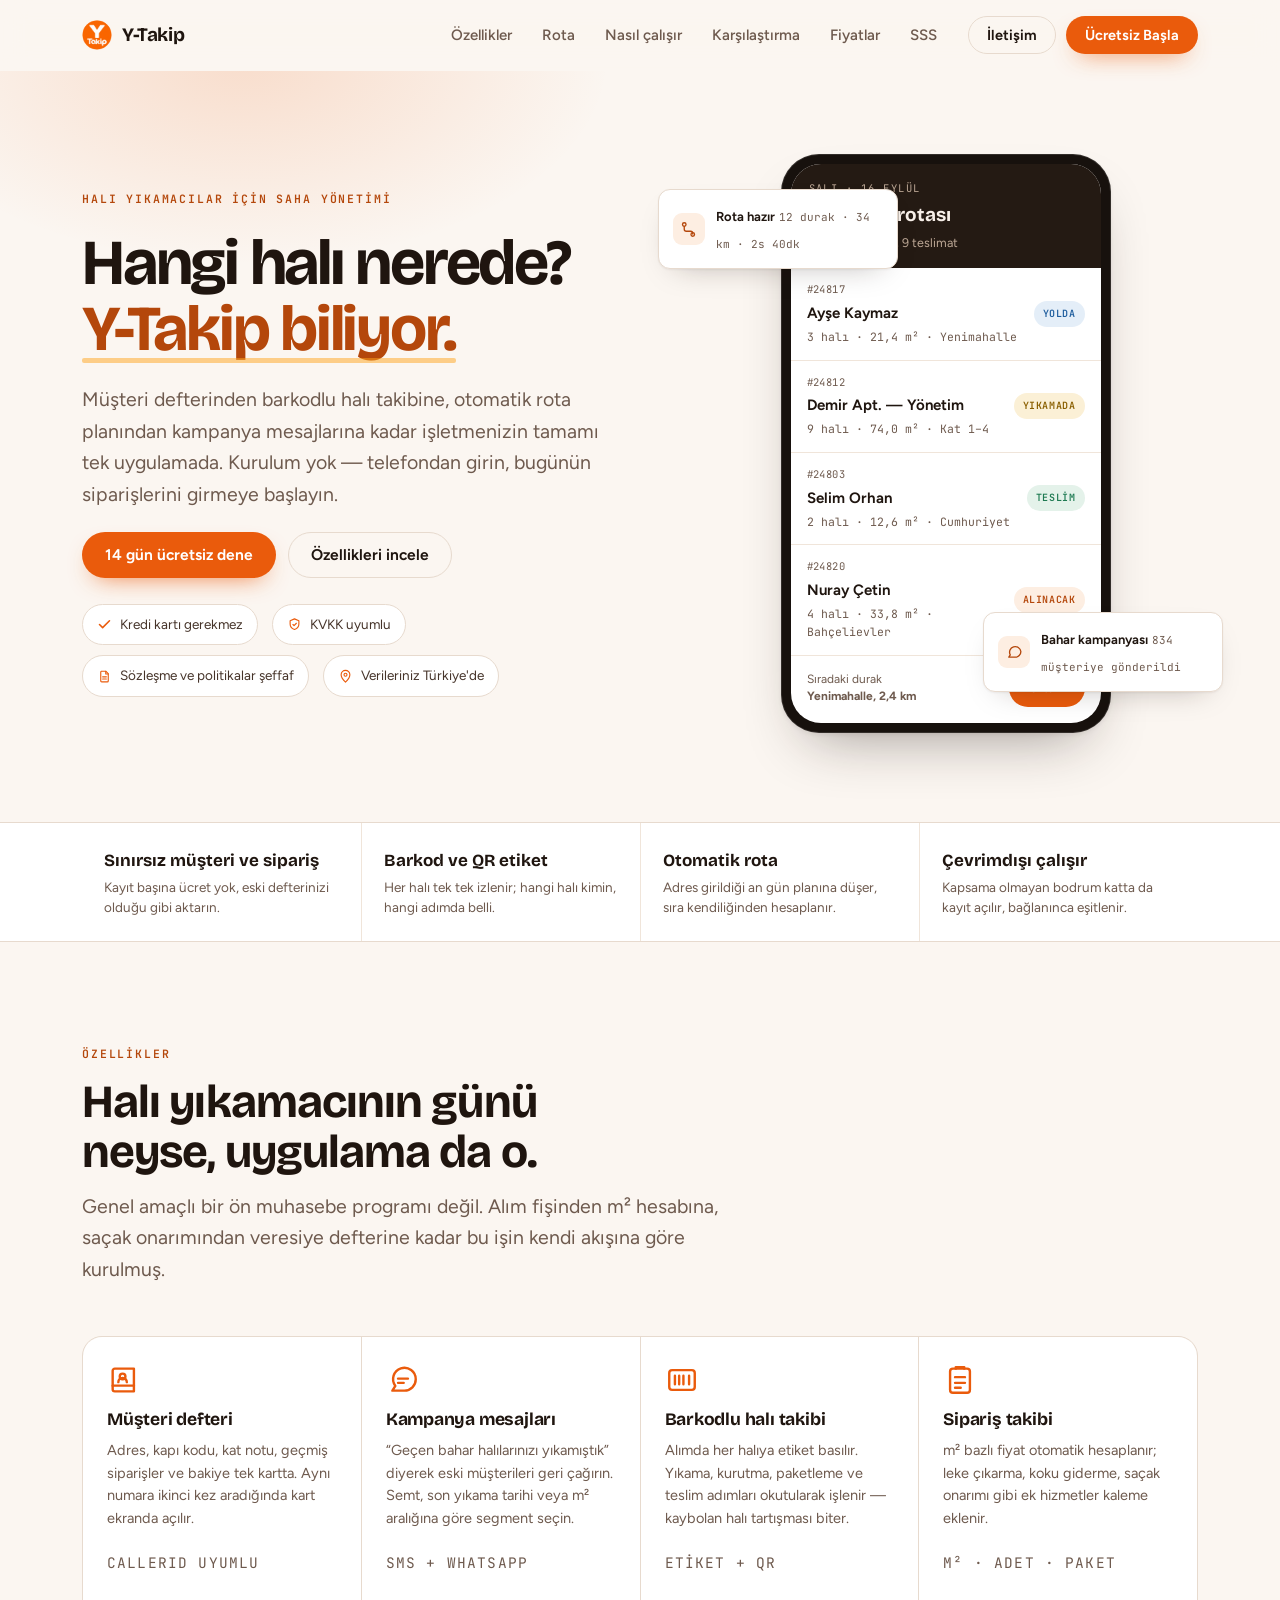
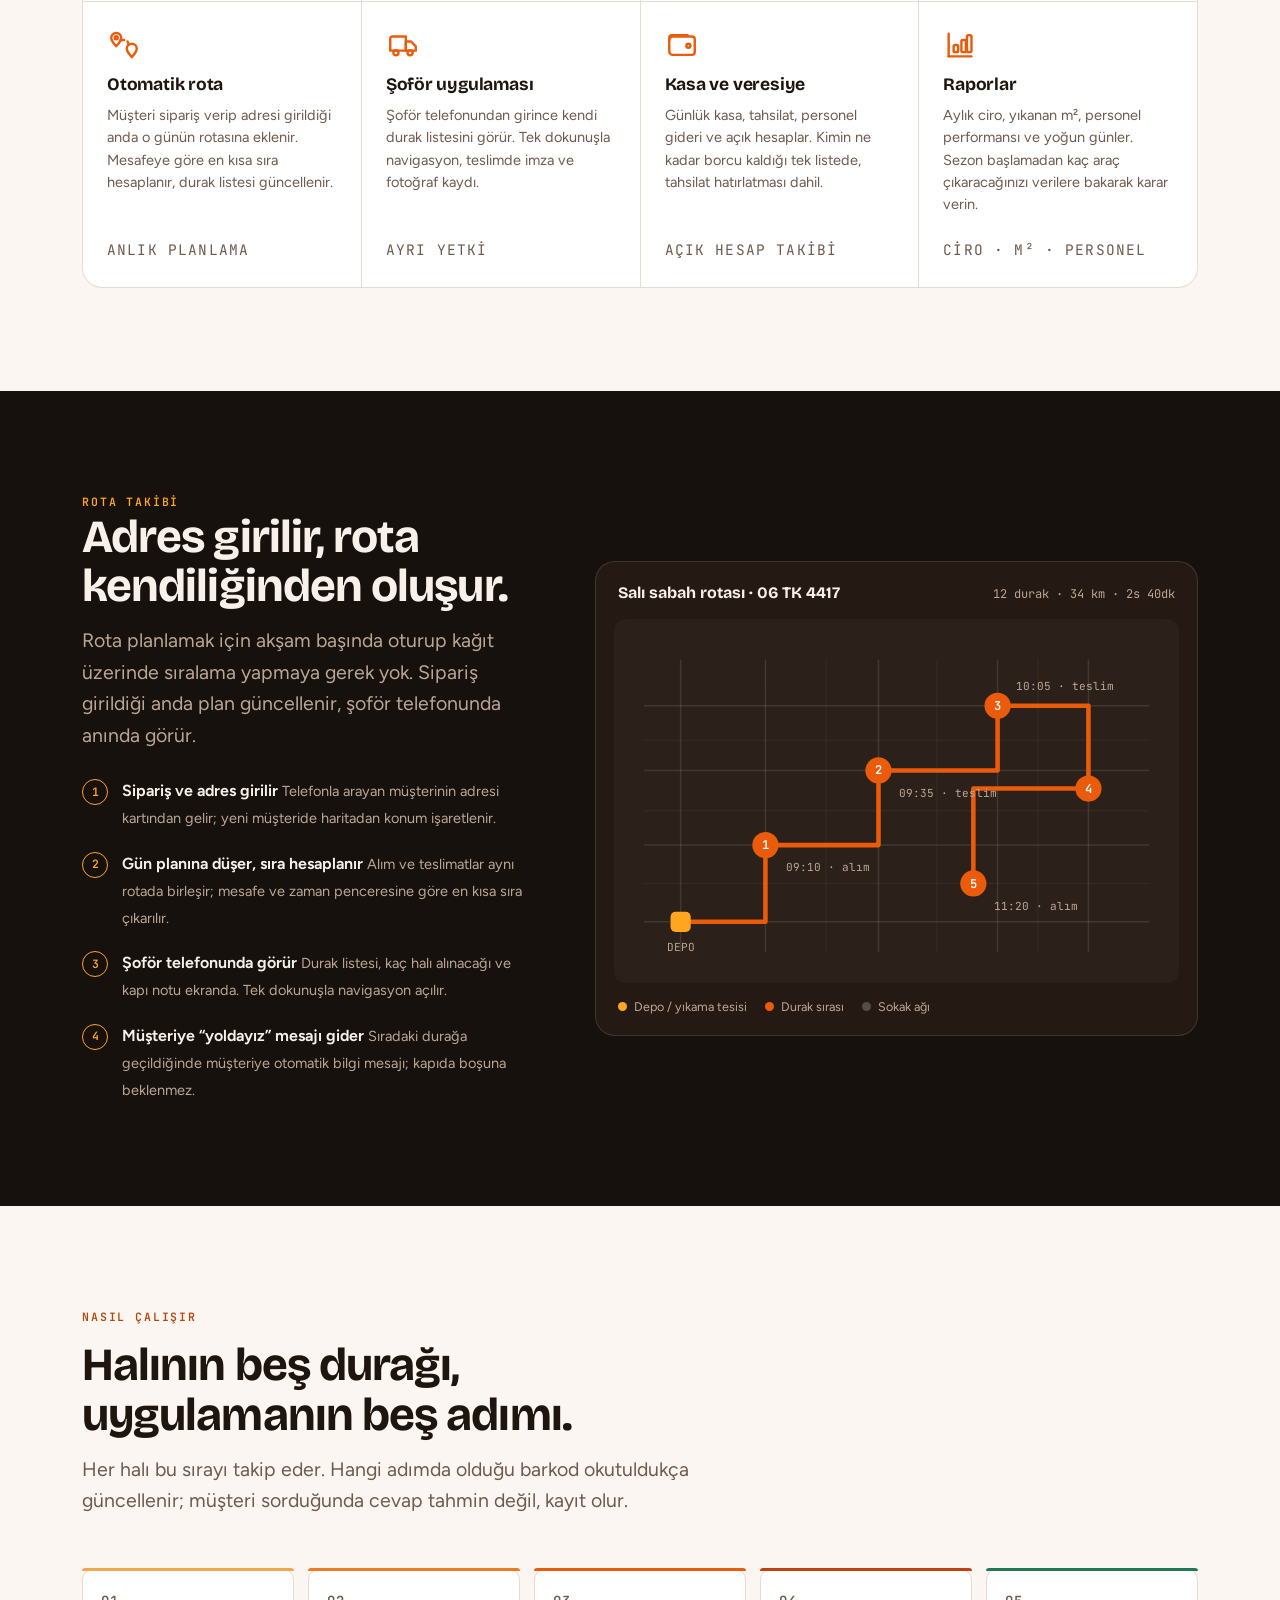
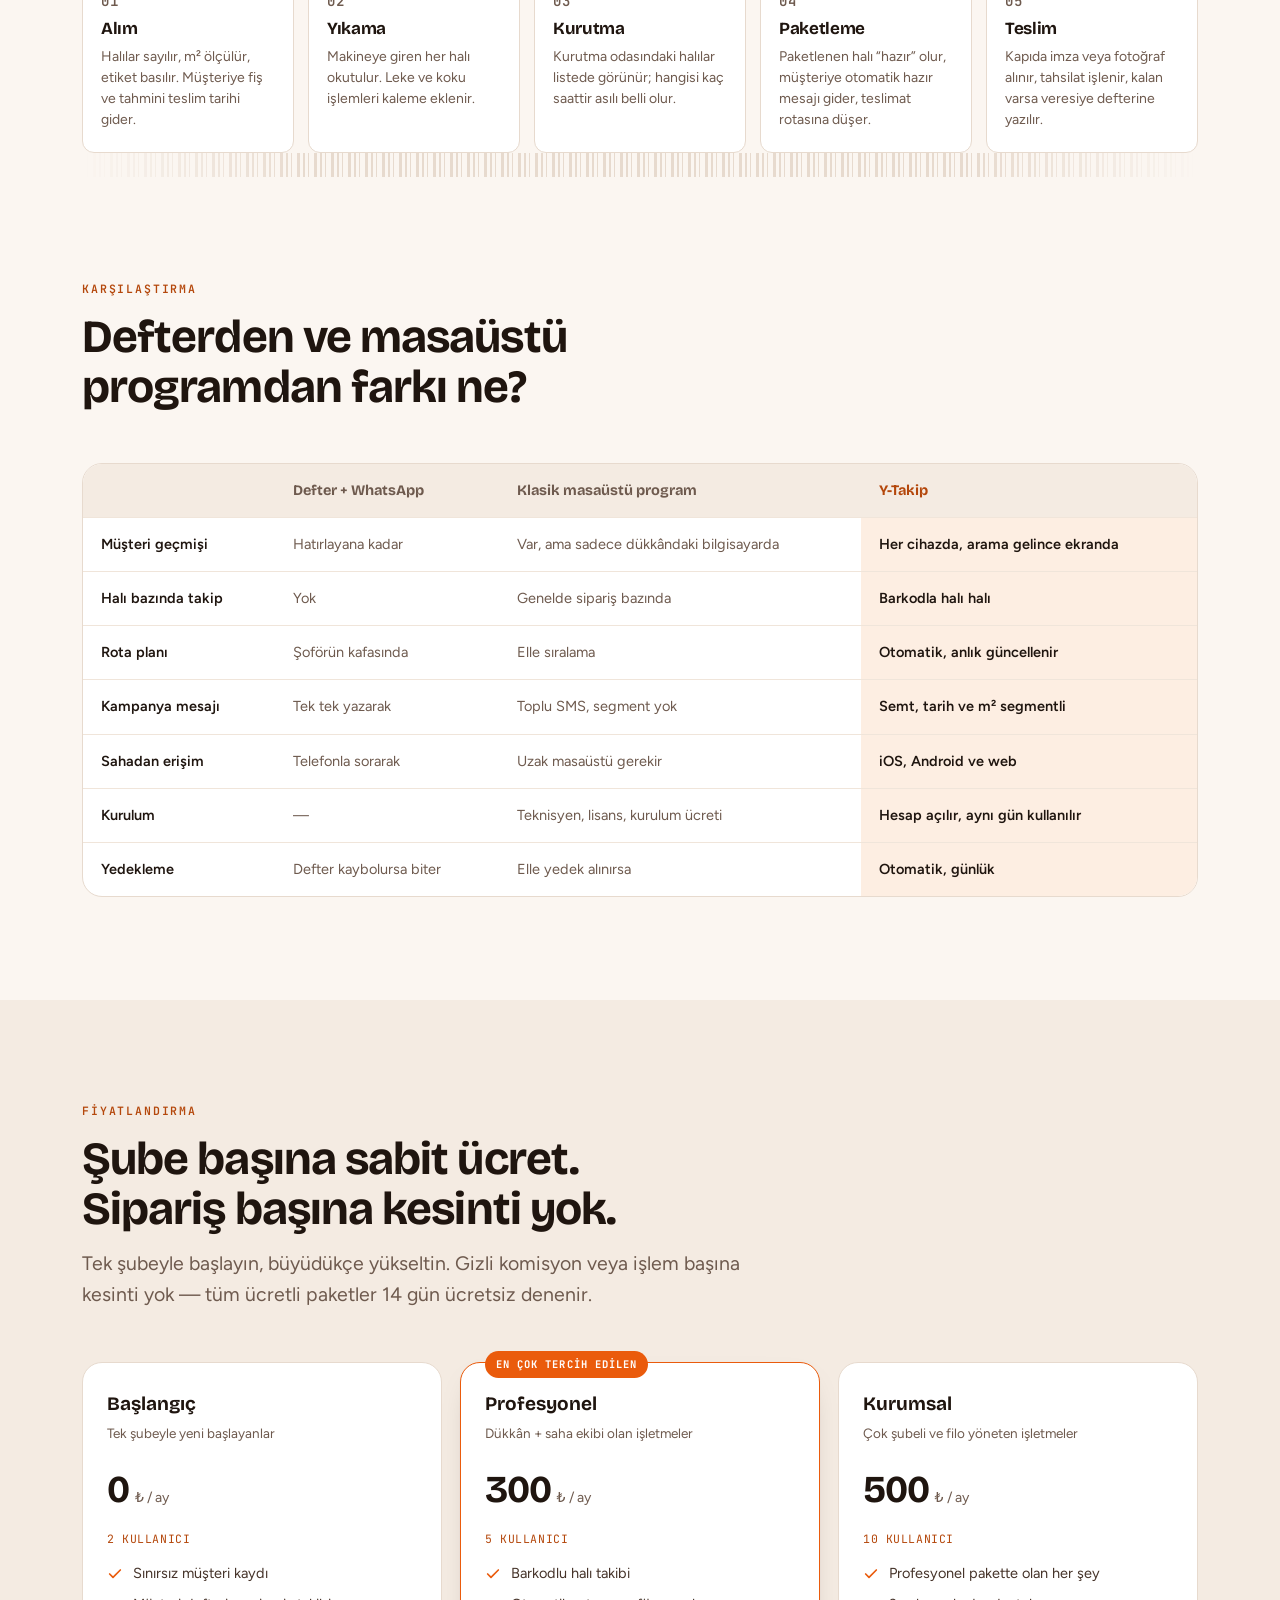
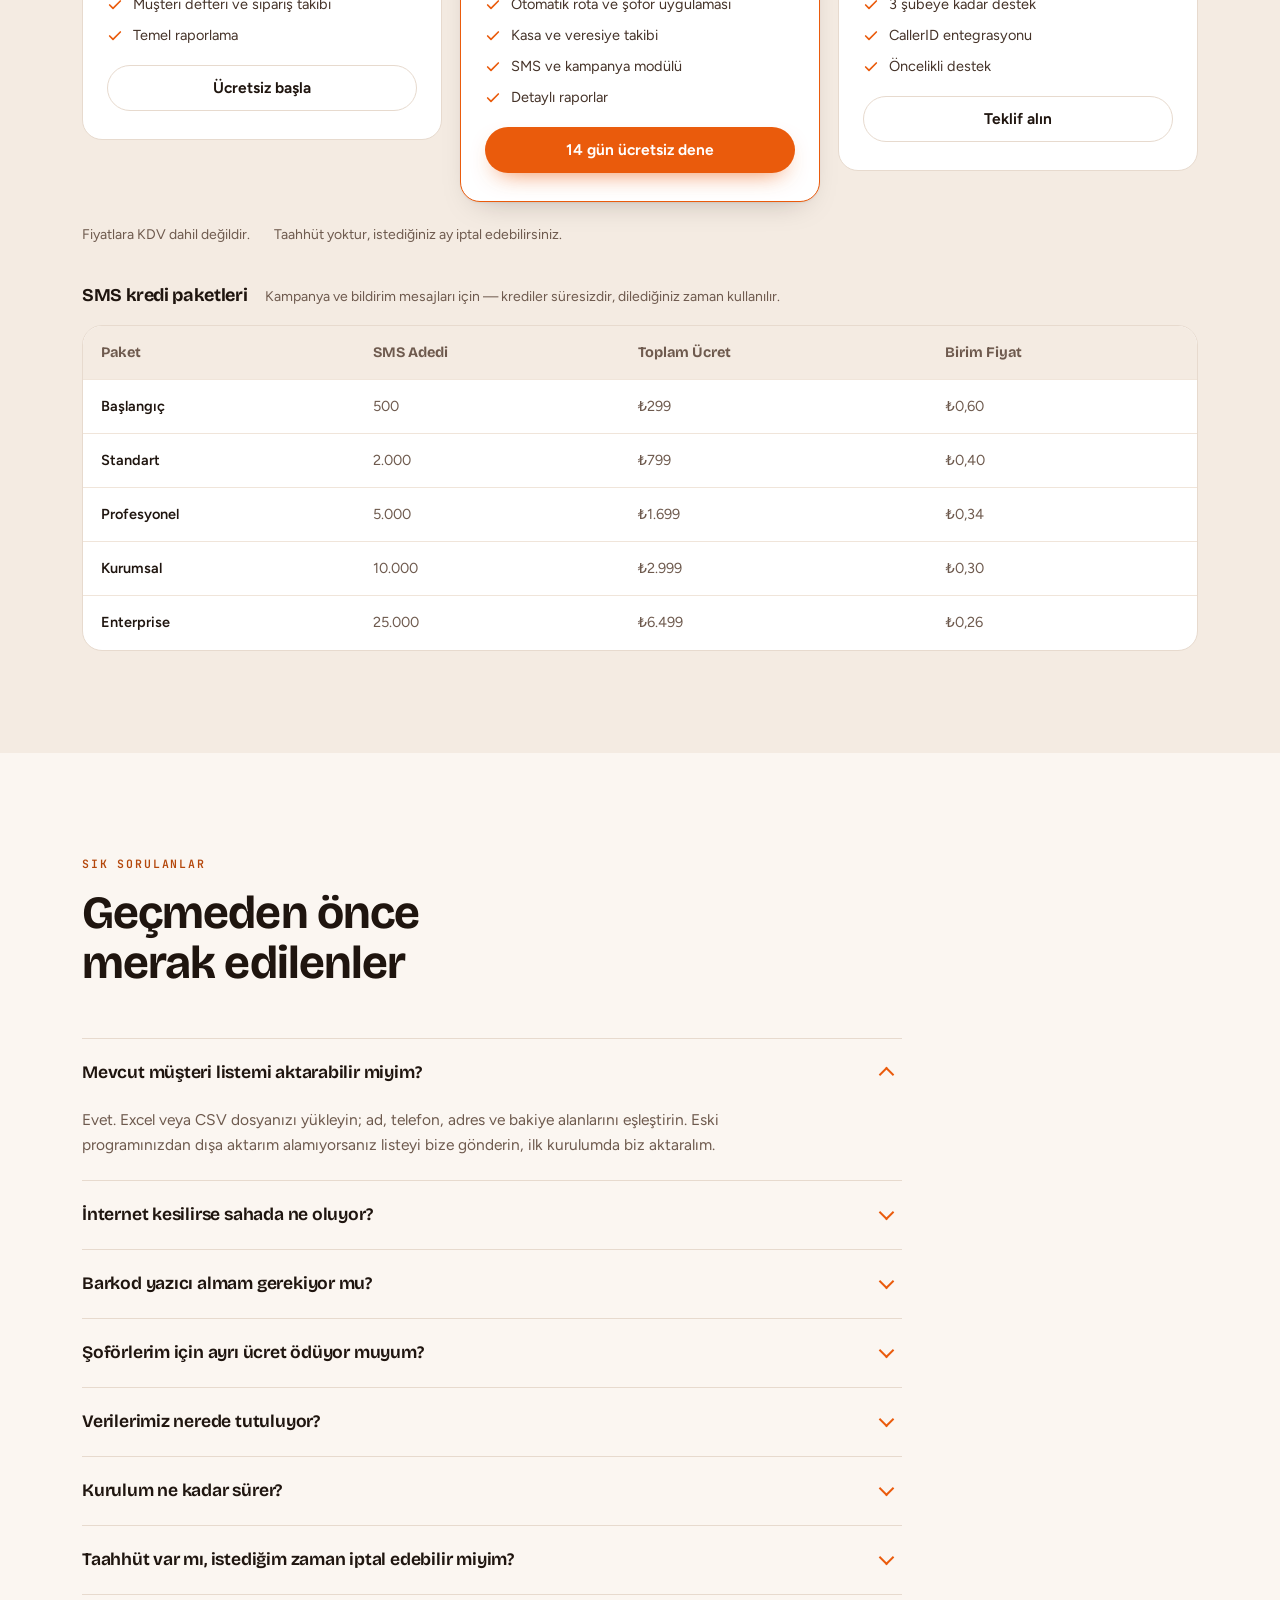
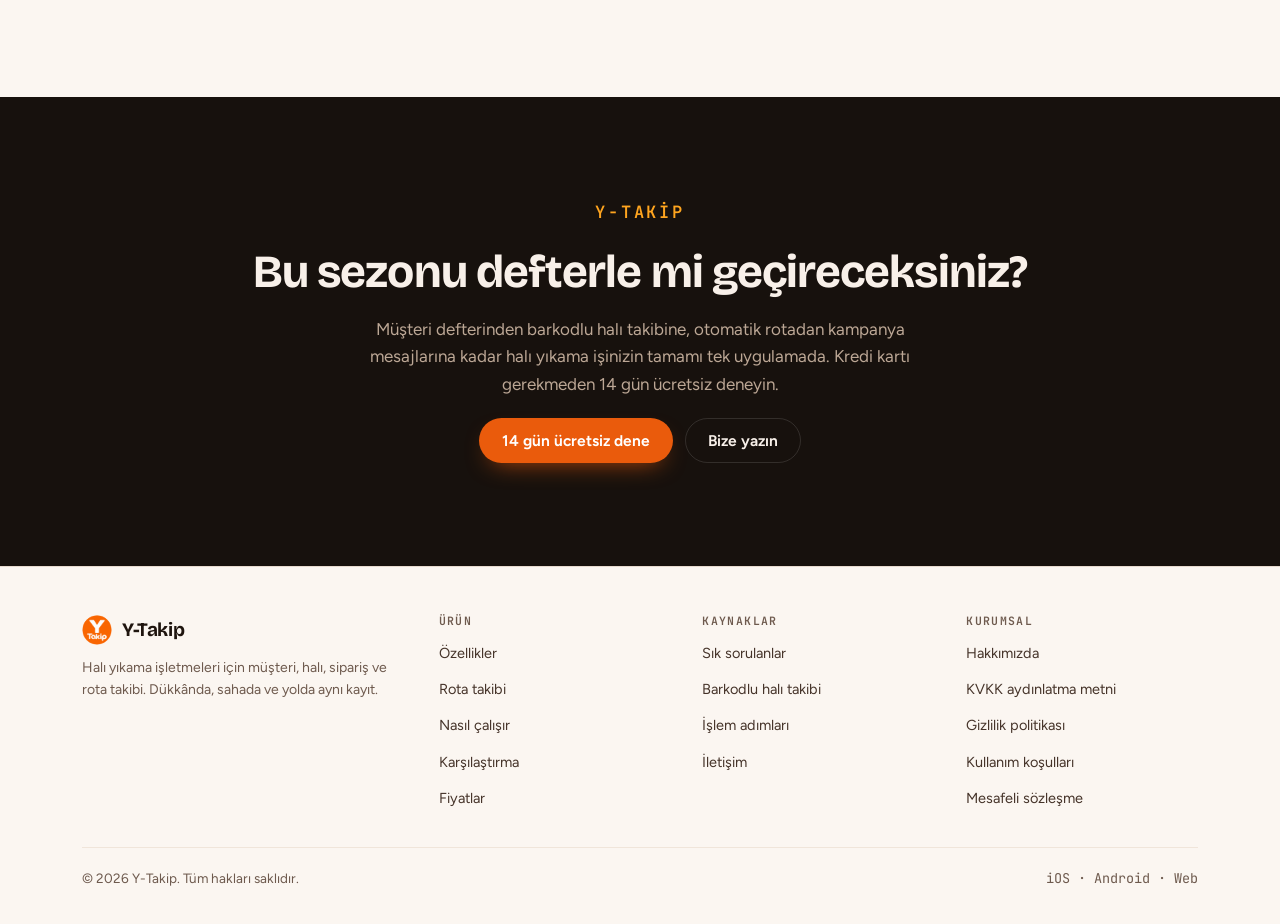
<file: index.html>
<!DOCTYPE html>
<html lang="tr">
<head>
<meta charset="utf-8">
<meta name="viewport" content="width=device-width, initial-scale=1">
<title>Y-Takip</title>
<meta name="description" content="Halı yıkama işletmeleri için saha yönetim uygulaması: müşteri defteri, barkodlu halı takibi, sipariş yönetimi, otomatik rota ve kampanya mesajları tek ekranda.">
<meta name="theme-color" content="#EA5B0C">
<link rel="icon" type="image/png" href="assets/favicon.png">

<meta property="og:type" content="website">
<meta property="og:title" content="Y-Takip — halı yıkama saha yönetimi">
<meta property="og:description" content="Müşteri defterinden barkodlu halı takibine, otomatik rotadan kampanya mesajlarına kadar halı yıkama işinizin tamamı tek uygulamada.">
<meta property="og:locale" content="tr_TR">

<link rel="preconnect" href="https://fonts.googleapis.com">
<link rel="preconnect" href="https://fonts.gstatic.com" crossorigin>
<link rel="stylesheet" href="https://fonts.googleapis.com/css2?family=Bricolage+Grotesque:opsz,wght@12..96,600;12..96,700;12..96,800&family=Figtree:wght@400;500;600;700&family=JetBrains+Mono:wght@400;500;600&display=swap">
<link rel="stylesheet" href="assets/style.css">
</head>
<body>
<!-- BODY:START -->

<header class="topbar" id="topbar">
  <div class="wrap topbar-inner">
    <a class="brand" href="#top" aria-label="Y-Takip ana sayfa">
      <img src="assets/logo.png" alt="Y-Takip" width="30" height="30">
      Y-Takip
    </a>

    <nav class="nav" id="nav" data-open="false" aria-label="Ana menü">
      <a href="#ozellikler">Özellikler</a>
      <a href="#rota">Rota</a>
      <a href="#surec">Nasıl çalışır</a>
      <a href="#karsilastirma">Karşılaştırma</a>
      <a href="#fiyatlar">Fiyatlar</a>
      <a href="#sss">SSS</a>
    </nav>

    <div class="topbar-cta">
      <a class="btn btn-ghost btn-sm" href="mailto:info@ytakip.com?subject=Y-Takip%20hakk%C4%B1nda">İletişim</a>
      <a class="btn btn-primary btn-sm" href="#fiyatlar">Ücretsiz Başla</a>
      <button class="nav-toggle" id="nav-toggle" type="button" aria-label="Menüyü aç" aria-expanded="false" aria-controls="nav">
        <span></span>
      </button>
    </div>
  </div>
</header>

<main id="top">

  <!-- ============ HERO ============ -->
  <section class="hero">
    <div class="wrap hero-grid">
      <div class="hero-copy">
        <p class="eyebrow">Halı yıkamacılar için saha yönetimi</p>
        <h1>Hangi halı nerede? <em>Y-Takip biliyor.</em></h1>
        <p class="lede">
          Müşteri defterinden barkodlu halı takibine, otomatik rota planından kampanya
          mesajlarına kadar işletmenizin tamamı tek uygulamada. Kurulum yok — telefondan
          girin, bugünün siparişlerini girmeye başlayın.
        </p>
        <div class="hero-actions">
          <a class="btn btn-primary" href="#fiyatlar">14 gün ücretsiz dene</a>
          <a class="btn btn-ghost" href="#ozellikler">Özellikleri incele</a>
        </div>
        <div class="trust-row">
          <span class="trust-badge">
            <svg viewBox="0 0 24 24" fill="none" stroke="currentColor" stroke-width="2.5" stroke-linecap="round" stroke-linejoin="round" aria-hidden="true"><path d="M20 6 9 17l-5-5"/></svg>
            Kredi kartı gerekmez
          </span>
          <a class="trust-badge" href="kvkk-aydinlatma-metni.html">
            <svg viewBox="0 0 24 24" fill="none" stroke="currentColor" stroke-width="1.8" stroke-linecap="round" stroke-linejoin="round" aria-hidden="true"><path d="M12 3l7 3v5c0 4.5-3 7.5-7 9-4-1.5-7-4.5-7-9V6Z"/><path d="m9.5 12 1.8 1.8L15 10"/></svg>
            KVKK uyumlu
          </a>
          <a class="trust-badge" href="kullanim-kosullari.html">
            <svg viewBox="0 0 24 24" fill="none" stroke="currentColor" stroke-width="1.8" stroke-linecap="round" stroke-linejoin="round" aria-hidden="true"><path d="M7 3.5h7l4 4V19a1.5 1.5 0 0 1-1.5 1.5h-9A1.5 1.5 0 0 1 6 19V5A1.5 1.5 0 0 1 7 3.5Z"/><path d="M14 3.5V8h4M9 12.5h6M9 16h6"/></svg>
            Sözleşme ve politikalar şeffaf
          </a>
          <span class="trust-badge">
            <svg viewBox="0 0 24 24" fill="none" stroke="currentColor" stroke-width="1.8" stroke-linecap="round" stroke-linejoin="round" aria-hidden="true"><path d="M12 21s7-6.4 7-11.8A7 7 0 1 0 5 9.2C5 14.6 12 21 12 21Z"/><circle cx="12" cy="9.2" r="2.4"/></svg>
            Verileriniz Türkiye'de
          </span>
        </div>
      </div>

      <div class="phone-stage">
        <div class="phone">
          <div class="phone-screen">
            <div class="phone-top">
              <p class="ph-day">Salı · 16 Eylül</p>
              <p class="ph-title">Bugünün rotası</p>
              <p class="ph-sub">12 durak · 3 alım, 9 teslimat</p>
            </div>

            <div class="phone-list">
              <article class="ord">
                <p class="ord-no">#24817</p>
                <p class="ord-name">Ayşe Kaymaz</p>
                <p class="ord-meta">3 halı · 21,4 m² · Yenimahalle</p>
                <span class="chip chip-info">Yolda</span>
              </article>
              <article class="ord">
                <p class="ord-no">#24812</p>
                <p class="ord-name">Demir Apt. — Yönetim</p>
                <p class="ord-meta">9 halı · 74,0 m² · Kat 1–4</p>
                <span class="chip chip-warn">Yıkamada</span>
              </article>
              <article class="ord">
                <p class="ord-no">#24803</p>
                <p class="ord-name">Selim Orhan</p>
                <p class="ord-meta">2 halı · 12,6 m² · Cumhuriyet</p>
                <span class="chip chip-ok">Teslim</span>
              </article>
              <article class="ord">
                <p class="ord-no">#24820</p>
                <p class="ord-name">Nuray Çetin</p>
                <p class="ord-meta">4 halı · 33,8 m² · Bahçelievler</p>
                <span class="chip chip-ember">Alınacak</span>
              </article>
            </div>

            <div class="phone-bottom">
              <p class="pb-label">Sıradaki durak<br><strong>Yenimahalle, 2,4 km</strong></p>
              <span class="pb-go">Yol tarifi</span>
            </div>
          </div>
        </div>

        <aside class="float-card float-route">
          <span class="fc-ico" aria-hidden="true">
            <svg viewBox="0 0 24 24" fill="none" stroke="currentColor" stroke-width="1.9" stroke-linecap="round" stroke-linejoin="round"><circle cx="6" cy="5" r="2.5"/><circle cx="18" cy="19" r="2.5"/><path d="M6 7.5v4a3 3 0 0 0 3 3h6a3 3 0 0 1 3 3v1"/></svg>
          </span>
          <span>
            <span class="fc-t">Rota hazır</span>
            <span class="fc-s">12 durak · 34 km · 2s 40dk</span>
          </span>
        </aside>

        <aside class="float-card float-sms">
          <span class="fc-ico" aria-hidden="true">
            <svg viewBox="0 0 24 24" fill="none" stroke="currentColor" stroke-width="1.9" stroke-linecap="round" stroke-linejoin="round"><path d="M21 12a8 8 0 0 1-8 8H4l2-3.2A8 8 0 1 1 21 12Z"/></svg>
          </span>
          <span>
            <span class="fc-t">Bahar kampanyası</span>
            <span class="fc-s">834 müşteriye gönderildi</span>
          </span>
        </aside>
      </div>
    </div>
  </section>

  <!-- ============ GERÇEKLER ŞERİDİ ============ -->
  <section class="facts" aria-label="Öne çıkanlar">
    <div class="wrap">
      <div class="facts-grid">
        <div class="fact">
          <p class="fact-k">Sınırsız müşteri ve sipariş</p>
          <p class="fact-v">Kayıt başına ücret yok, eski defterinizi olduğu gibi aktarın.</p>
        </div>
        <div class="fact">
          <p class="fact-k">Barkod ve QR etiket</p>
          <p class="fact-v">Her halı tek tek izlenir; hangi halı kimin, hangi adımda belli.</p>
        </div>
        <div class="fact">
          <p class="fact-k">Otomatik rota</p>
          <p class="fact-v">Adres girildiği an gün planına düşer, sıra kendiliğinden hesaplanır.</p>
        </div>
        <div class="fact">
          <p class="fact-k">Çevrimdışı çalışır</p>
          <p class="fact-v">Kapsama olmayan bodrum katta da kayıt açılır, bağlanınca eşitlenir.</p>
        </div>
      </div>
    </div>
  </section>

  <!-- ============ ÖZELLİKLER ============ -->
  <section class="section" id="ozellikler">
    <div class="wrap">
      <div class="sec-head">
        <p class="eyebrow">Özellikler</p>
        <h2 class="h2">Halı yıkamacının günü neyse, uygulama da o.</h2>
        <p class="lede">
          Genel amaçlı bir ön muhasebe programı değil. Alım fişinden m² hesabına, saçak
          onarımından veresiye defterine kadar bu işin kendi akışına göre kurulmuş.
        </p>
      </div>

      <div class="feat-grid">
        <article class="feat">
          <span class="feat-ico" aria-hidden="true">
            <svg viewBox="0 0 24 24" fill="none" stroke="currentColor" stroke-width="1.7" stroke-linecap="round" stroke-linejoin="round"><path d="M4 5.5A1.5 1.5 0 0 1 5.5 4H19v16H5.5A1.5 1.5 0 0 1 4 18.5Z"/><path d="M4 16h15"/><circle cx="11" cy="9.5" r="2"/><path d="M8 13.5a3 3 0 0 1 6 0"/></svg>
          </span>
          <h3>Müşteri defteri</h3>
          <p>Adres, kapı kodu, kat notu, geçmiş siparişler ve bakiye tek kartta. Aynı numara ikinci kez aradığında kart ekranda açılır.</p>
          <p class="feat-tag">CallerID uyumlu</p>
        </article>

        <article class="feat">
          <span class="feat-ico" aria-hidden="true">
            <svg viewBox="0 0 24 24" fill="none" stroke="currentColor" stroke-width="1.7" stroke-linecap="round" stroke-linejoin="round"><path d="M21 11.5a8 8 0 0 1-8 8H4.5l2.1-3.3A8 8 0 1 1 21 11.5Z"/><path d="M8.5 11h7M8.5 14h4"/></svg>
          </span>
          <h3>Kampanya mesajları</h3>
          <p>“Geçen bahar halılarınızı yıkamıştık” diyerek eski müşterileri geri çağırın. Semt, son yıkama tarihi veya m² aralığına göre segment seçin.</p>
          <p class="feat-tag">SMS + WhatsApp</p>
        </article>

        <article class="feat">
          <span class="feat-ico" aria-hidden="true">
            <svg viewBox="0 0 24 24" fill="none" stroke="currentColor" stroke-width="1.7" stroke-linecap="round" stroke-linejoin="round"><rect x="3" y="5" width="18" height="14" rx="2"/><path d="M7 9v6M10 9v6M13 9v6M17 9v6"/></svg>
          </span>
          <h3>Barkodlu halı takibi</h3>
          <p>Alımda her halıya etiket basılır. Yıkama, kurutma, paketleme ve teslim adımları okutularak işlenir — kaybolan halı tartışması biter.</p>
          <p class="feat-tag">Etiket + QR</p>
        </article>

        <article class="feat">
          <span class="feat-ico" aria-hidden="true">
            <svg viewBox="0 0 24 24" fill="none" stroke="currentColor" stroke-width="1.7" stroke-linecap="round" stroke-linejoin="round"><rect x="5" y="4" width="14" height="17" rx="2"/><path d="M9 4V3h6v1"/><path d="M8.5 10h7M8.5 14h7M8.5 17.5h4"/></svg>
          </span>
          <h3>Sipariş takibi</h3>
          <p>m² bazlı fiyat otomatik hesaplanır; leke çıkarma, koku giderme, saçak onarımı gibi ek hizmetler kaleme eklenir.</p>
          <p class="feat-tag">m² · adet · paket</p>
        </article>

        <article class="feat">
          <span class="feat-ico" aria-hidden="true">
            <svg viewBox="0 0 24 24" fill="none" stroke="currentColor" stroke-width="1.7" stroke-linecap="round" stroke-linejoin="round"><path d="M6.5 3.5c1.9 0 3.5 1.5 3.5 3.4 0 2.4-3.5 6-3.5 6S3 9.3 3 6.9c0-1.9 1.6-3.4 3.5-3.4Z"/><circle cx="6.5" cy="6.9" r="1.1"/><path d="M17.5 11.1c1.9 0 3.5 1.5 3.5 3.4 0 2.4-3.5 6-3.5 6s-3.5-3.6-3.5-6c0-1.9 1.6-3.4 3.5-3.4Z"/><path d="M9.5 8.5h3a2.5 2.5 0 0 1 2.5 2.5v1" stroke-dasharray="2.6 2.6"/></svg>
          </span>
          <h3>Otomatik rota</h3>
          <p>Müşteri sipariş verip adresi girildiği anda o günün rotasına eklenir. Mesafeye göre en kısa sıra hesaplanır, durak listesi güncellenir.</p>
          <p class="feat-tag">Anlık planlama</p>
        </article>

        <article class="feat">
          <span class="feat-ico" aria-hidden="true">
            <svg viewBox="0 0 24 24" fill="none" stroke="currentColor" stroke-width="1.7" stroke-linecap="round" stroke-linejoin="round"><path d="M3 7.5A1.5 1.5 0 0 1 4.5 6H14v10H3Z"/><path d="M14 9.5h3.7L21 13v3h-7Z"/><circle cx="7" cy="17.5" r="1.8"/><circle cx="17" cy="17.5" r="1.8"/></svg>
          </span>
          <h3>Şoför uygulaması</h3>
          <p>Şoför telefonundan girince kendi durak listesini görür. Tek dokunuşla navigasyon, teslimde imza ve fotoğraf kaydı.</p>
          <p class="feat-tag">Ayrı yetki</p>
        </article>

        <article class="feat">
          <span class="feat-ico" aria-hidden="true">
            <svg viewBox="0 0 24 24" fill="none" stroke="currentColor" stroke-width="1.7" stroke-linecap="round" stroke-linejoin="round"><path d="M3 8.5A2.5 2.5 0 0 1 5.5 6H19a2 2 0 0 1 2 2v9a2 2 0 0 1-2 2H5.5A2.5 2.5 0 0 1 3 16.5Z"/><path d="M3 8.5V7a2 2 0 0 1 2-2h11"/><circle cx="16.5" cy="12.5" r="1.4"/></svg>
          </span>
          <h3>Kasa ve veresiye</h3>
          <p>Günlük kasa, tahsilat, personel gideri ve açık hesaplar. Kimin ne kadar borcu kaldığı tek listede, tahsilat hatırlatması dahil.</p>
          <p class="feat-tag">Açık hesap takibi</p>
        </article>

        <article class="feat">
          <span class="feat-ico" aria-hidden="true">
            <svg viewBox="0 0 24 24" fill="none" stroke="currentColor" stroke-width="1.7" stroke-linecap="round" stroke-linejoin="round"><path d="M4 20V4"/><path d="M4 20h16"/><rect x="7.5" y="12" width="3.2" height="5" rx="1"/><rect x="13" y="8.5" width="3.2" height="8.5" rx="1"/><rect x="18.5" y="5" width="3.2" height="12" rx="1" transform="translate(-1.6 0)"/></svg>
          </span>
          <h3>Raporlar</h3>
          <p>Aylık ciro, yıkanan m², personel performansı ve yoğun günler. Sezon başlamadan kaç araç çıkaracağınızı verilere bakarak karar verin.</p>
          <p class="feat-tag">Ciro · m² · personel</p>
        </article>
      </div>
    </div>
  </section>

  <!-- ============ ROTA ============ -->
  <section class="section route" id="rota">
    <div class="wrap route-grid">
      <div>
        <p class="eyebrow">Rota takibi</p>
        <h2 class="h2">Adres girilir, rota kendiliğinden oluşur.</h2>
        <p class="lede" style="margin-top:14px">
          Rota planlamak için akşam başında oturup kağıt üzerinde sıralama yapmaya gerek yok.
          Sipariş girildiği anda plan güncellenir, şoför telefonunda anında görür.
        </p>

        <ol class="route-steps">
          <li>
            <span class="rs-dot">1</span>
            <span>
              <span class="rs-t">Sipariş ve adres girilir</span>
              <span class="rs-s">Telefonla arayan müşterinin adresi kartından gelir; yeni müşteride haritadan konum işaretlenir.</span>
            </span>
          </li>
          <li>
            <span class="rs-dot">2</span>
            <span>
              <span class="rs-t">Gün planına düşer, sıra hesaplanır</span>
              <span class="rs-s">Alım ve teslimatlar aynı rotada birleşir; mesafe ve zaman penceresine göre en kısa sıra çıkarılır.</span>
            </span>
          </li>
          <li>
            <span class="rs-dot">3</span>
            <span>
              <span class="rs-t">Şoför telefonunda görür</span>
              <span class="rs-s">Durak listesi, kaç halı alınacağı ve kapı notu ekranda. Tek dokunuşla navigasyon açılır.</span>
            </span>
          </li>
          <li>
            <span class="rs-dot">4</span>
            <span>
              <span class="rs-t">Müşteriye “yoldayız” mesajı gider</span>
              <span class="rs-s">Sıradaki durağa geçildiğinde müşteriye otomatik bilgi mesajı; kapıda boşuna beklenmez.</span>
            </span>
          </li>
        </ol>
      </div>

      <div class="map-card">
        <div class="map-head">
          <p class="mh-t">Salı sabah rotası · 06 TK 4417</p>
          <p class="mh-s">12 durak · 34 km · 2s 40dk</p>
        </div>

        <svg class="map-svg" viewBox="0 0 560 360" role="img" aria-label="Beş duraklı örnek rota haritası: depodan çıkıp sırayla duraklara uğrayan güzergâh">
          <g stroke="rgba(255,255,255,.10)" stroke-width="1.5" fill="none">
            <path d="M66 40V330M150 40V330M262 40V330M380 40V330M470 40V330"/>
            <path d="M30 86H530M30 150H530M30 224H530M30 300H530"/>
          </g>
          <g stroke="rgba(255,255,255,.05)" stroke-width="1" fill="none">
            <path d="M210 40V330M320 40V330M420 40V330"/>
            <path d="M30 120H530M30 190H530M30 262H530"/>
          </g>

          <path class="route-path"
                d="M66 300 L150 300 L150 224 L262 224 L262 150 L380 150 L380 86 L470 86 L470 168 L356 168 L356 262"
                fill="none" stroke="#EA5B0C" stroke-width="4.5"
                stroke-linecap="round" stroke-linejoin="round"/>

          <g>
            <rect x="56" y="290" width="20" height="20" rx="5" fill="#FFA51F"/>
            <text x="66" y="329" fill="#BCA795" font-family="JetBrains Mono, monospace" font-size="11" text-anchor="middle">DEPO</text>
          </g>

          <g font-family="JetBrains Mono, monospace" font-size="12" font-weight="600" text-anchor="middle">
            <circle cx="150" cy="224" r="13" fill="#EA5B0C"/><text x="150" y="228" fill="#FFFFFF">1</text>
            <circle cx="262" cy="150" r="13" fill="#EA5B0C"/><text x="262" y="154" fill="#FFFFFF">2</text>
            <circle cx="380" cy="86"  r="13" fill="#EA5B0C"/><text x="380" y="90"  fill="#FFFFFF">3</text>
            <circle cx="470" cy="168" r="13" fill="#EA5B0C"/><text x="470" y="172" fill="#FFFFFF">4</text>
            <circle cx="356" cy="262" r="13" fill="#EA5B0C"/><text x="356" y="266" fill="#FFFFFF">5</text>
          </g>

          <g font-family="JetBrains Mono, monospace" font-size="11" fill="#BCA795">
            <text x="170" y="250">09:10 · alım</text>
            <text x="282" y="176">09:35 · teslim</text>
            <text x="398" y="70">10:05 · teslim</text>
            <text x="376" y="288">11:20 · alım</text>
          </g>
        </svg>

        <div class="map-legend">
          <span><i style="background:#FFA51F"></i> Depo / yıkama tesisi</span>
          <span><i style="background:#EA5B0C"></i> Durak sırası</span>
          <span><i style="background:rgba(255,255,255,.22)"></i> Sokak ağı</span>
        </div>
      </div>
    </div>
  </section>

  <!-- ============ SÜREÇ ============ -->
  <section class="section" id="surec">
    <div class="wrap">
      <div class="sec-head">
        <p class="eyebrow">Nasıl çalışır</p>
        <h2 class="h2">Halının beş durağı, uygulamanın beş adımı.</h2>
        <p class="lede">
          Her halı bu sırayı takip eder. Hangi adımda olduğu barkod okutuldukça
          güncellenir; müşteri sorduğunda cevap tahmin değil, kayıt olur.
        </p>
      </div>

      <div class="pipe">
        <article class="stage">
          <span class="stage-bar"></span>
          <p class="stage-n">01</p>
          <h3>Alım</h3>
          <p>Halılar sayılır, m² ölçülür, etiket basılır. Müşteriye fiş ve tahmini teslim tarihi gider.</p>
        </article>
        <article class="stage">
          <span class="stage-bar"></span>
          <p class="stage-n">02</p>
          <h3>Yıkama</h3>
          <p>Makineye giren her halı okutulur. Leke ve koku işlemleri kaleme eklenir.</p>
        </article>
        <article class="stage">
          <span class="stage-bar"></span>
          <p class="stage-n">03</p>
          <h3>Kurutma</h3>
          <p>Kurutma odasındaki halılar listede görünür; hangisi kaç saattir asılı belli olur.</p>
        </article>
        <article class="stage">
          <span class="stage-bar"></span>
          <p class="stage-n">04</p>
          <h3>Paketleme</h3>
          <p>Paketlenen halı “hazır” olur, müşteriye otomatik hazır mesajı gider, teslimat rotasına düşer.</p>
        </article>
        <article class="stage">
          <span class="stage-bar"></span>
          <p class="stage-n">05</p>
          <h3>Teslim</h3>
          <p>Kapıda imza veya fotoğraf alınır, tahsilat işlenir, kalan varsa veresiye defterine yazılır.</p>
        </article>
      </div>

      <div class="barcode" role="presentation"></div>
    </div>
  </section>

  <!-- ============ KARŞILAŞTIRMA ============ -->
  <section class="section" id="karsilastirma" style="padding-top:0">
    <div class="wrap">
      <div class="sec-head">
        <p class="eyebrow">Karşılaştırma</p>
        <h2 class="h2">Defterden ve masaüstü programdan farkı ne?</h2>
      </div>

      <div class="cmp-scroll">
        <table class="cmp">
          <thead>
            <tr>
              <th scope="col">&nbsp;</th>
              <th scope="col">Defter + WhatsApp</th>
              <th scope="col">Klasik masaüstü program</th>
              <th scope="col" class="is-us">Y-Takip</th>
            </tr>
          </thead>
          <tbody>
            <tr>
              <th scope="row">Müşteri geçmişi</th>
              <td>Hatırlayana kadar</td>
              <td>Var, ama sadece dükkândaki bilgisayarda</td>
              <td class="is-us">Her cihazda, arama gelince ekranda</td>
            </tr>
            <tr>
              <th scope="row">Halı bazında takip</th>
              <td>Yok</td>
              <td>Genelde sipariş bazında</td>
              <td class="is-us">Barkodla halı halı</td>
            </tr>
            <tr>
              <th scope="row">Rota planı</th>
              <td>Şoförün kafasında</td>
              <td>Elle sıralama</td>
              <td class="is-us">Otomatik, anlık güncellenir</td>
            </tr>
            <tr>
              <th scope="row">Kampanya mesajı</th>
              <td>Tek tek yazarak</td>
              <td>Toplu SMS, segment yok</td>
              <td class="is-us">Semt, tarih ve m² segmentli</td>
            </tr>
            <tr>
              <th scope="row">Sahadan erişim</th>
              <td>Telefonla sorarak</td>
              <td>Uzak masaüstü gerekir</td>
              <td class="is-us">iOS, Android ve web</td>
            </tr>
            <tr>
              <th scope="row">Kurulum</th>
              <td>—</td>
              <td>Teknisyen, lisans, kurulum ücreti</td>
              <td class="is-us">Hesap açılır, aynı gün kullanılır</td>
            </tr>
            <tr>
              <th scope="row">Yedekleme</th>
              <td>Defter kaybolursa biter</td>
              <td>Elle yedek alınırsa</td>
              <td class="is-us">Otomatik, günlük</td>
            </tr>
          </tbody>
        </table>
      </div>
    </div>
  </section>

  <!-- ============ FİYATLAR ============ -->
  <section class="section" id="fiyatlar" style="background:var(--paper-3)">
    <div class="wrap">
      <div class="sec-head">
        <p class="eyebrow">Fiyatlandırma</p>
        <h2 class="h2">Şube başına sabit ücret. Sipariş başına kesinti yok.</h2>
        <p class="lede">Tek şubeyle başlayın, büyüdükçe yükseltin. Gizli komisyon veya işlem başına kesinti yok — tüm ücretli paketler 14 gün ücretsiz denenir.</p>
      </div>

      <div class="plans">
        <article class="plan">
          <p class="plan-name">Başlangıç</p>
          <p class="plan-for">Tek şubeyle yeni başlayanlar</p>
          <p class="plan-price">
            <span class="plan-amount">0</span>
            <span class="plan-per">₺ / ay</span>
          </p>
          <p class="plan-users">2 kullanıcı</p>
          <ul>
            <li><svg viewBox="0 0 24 24" fill="none" stroke="currentColor" stroke-width="2.5" stroke-linecap="round" stroke-linejoin="round"><path d="M20 6 9 17l-5-5"/></svg> Sınırsız müşteri kaydı</li>
            <li><svg viewBox="0 0 24 24" fill="none" stroke="currentColor" stroke-width="2.5" stroke-linecap="round" stroke-linejoin="round"><path d="M20 6 9 17l-5-5"/></svg> Müşteri defteri ve sipariş takibi</li>
            <li><svg viewBox="0 0 24 24" fill="none" stroke="currentColor" stroke-width="2.5" stroke-linecap="round" stroke-linejoin="round"><path d="M20 6 9 17l-5-5"/></svg> Temel raporlama</li>
          </ul>
          <a class="btn btn-ghost" href="mailto:info@ytakip.com?subject=Y-Takip%20Ba%C5%9Flang%C4%B1%C3%A7%20paketi">Ücretsiz başla</a>
        </article>

        <article class="plan plan-pop">
          <span class="plan-flag">En çok tercih edilen</span>
          <p class="plan-name">Profesyonel</p>
          <p class="plan-for">Dükkân + saha ekibi olan işletmeler</p>
          <p class="plan-price">
            <span class="plan-amount">300</span>
            <span class="plan-per">₺ / ay</span>
          </p>
          <p class="plan-users">5 kullanıcı</p>
          <ul>
            <li><svg viewBox="0 0 24 24" fill="none" stroke="currentColor" stroke-width="2.5" stroke-linecap="round" stroke-linejoin="round"><path d="M20 6 9 17l-5-5"/></svg> Barkodlu halı takibi</li>
            <li><svg viewBox="0 0 24 24" fill="none" stroke="currentColor" stroke-width="2.5" stroke-linecap="round" stroke-linejoin="round"><path d="M20 6 9 17l-5-5"/></svg> Otomatik rota ve şoför uygulaması</li>
            <li><svg viewBox="0 0 24 24" fill="none" stroke="currentColor" stroke-width="2.5" stroke-linecap="round" stroke-linejoin="round"><path d="M20 6 9 17l-5-5"/></svg> Kasa ve veresiye takibi</li>
            <li><svg viewBox="0 0 24 24" fill="none" stroke="currentColor" stroke-width="2.5" stroke-linecap="round" stroke-linejoin="round"><path d="M20 6 9 17l-5-5"/></svg> SMS ve kampanya modülü</li>
            <li><svg viewBox="0 0 24 24" fill="none" stroke="currentColor" stroke-width="2.5" stroke-linecap="round" stroke-linejoin="round"><path d="M20 6 9 17l-5-5"/></svg> Detaylı raporlar</li>
          </ul>
          <a class="btn btn-primary" href="mailto:info@ytakip.com?subject=Y-Takip%20Profesyonel%20paketi">14 gün ücretsiz dene</a>
        </article>

        <article class="plan">
          <p class="plan-name">Kurumsal</p>
          <p class="plan-for">Çok şubeli ve filo yöneten işletmeler</p>
          <p class="plan-price">
            <span class="plan-amount">500</span>
            <span class="plan-per">₺ / ay</span>
          </p>
          <p class="plan-users">10 kullanıcı</p>
          <ul>
            <li><svg viewBox="0 0 24 24" fill="none" stroke="currentColor" stroke-width="2.5" stroke-linecap="round" stroke-linejoin="round"><path d="M20 6 9 17l-5-5"/></svg> Profesyonel pakette olan her şey</li>
            <li><svg viewBox="0 0 24 24" fill="none" stroke="currentColor" stroke-width="2.5" stroke-linecap="round" stroke-linejoin="round"><path d="M20 6 9 17l-5-5"/></svg> 3 şubeye kadar destek</li>
            <li><svg viewBox="0 0 24 24" fill="none" stroke="currentColor" stroke-width="2.5" stroke-linecap="round" stroke-linejoin="round"><path d="M20 6 9 17l-5-5"/></svg> CallerID entegrasyonu</li>
            <li><svg viewBox="0 0 24 24" fill="none" stroke="currentColor" stroke-width="2.5" stroke-linecap="round" stroke-linejoin="round"><path d="M20 6 9 17l-5-5"/></svg> Öncelikli destek</li>
          </ul>
          <a class="btn btn-ghost" href="mailto:info@ytakip.com?subject=Y-Takip%20Kurumsal%20paketi">Teklif alın</a>
        </article>
      </div>

      <p class="price-foot">
        <span>Fiyatlara KDV dahil değildir.</span>
        <span>Taahhüt yoktur, istediğiniz ay iptal edebilirsiniz.</span>
      </p>

      <div class="sms-pricing">
        <div class="sms-pricing-head">
          <h3>SMS kredi paketleri</h3>
          <p>Kampanya ve bildirim mesajları için — krediler süresizdir, dilediğiniz zaman kullanılır.</p>
        </div>
        <div class="cmp-scroll">
          <table class="cmp">
            <thead>
              <tr>
                <th scope="col">Paket</th>
                <th scope="col">SMS Adedi</th>
                <th scope="col">Toplam Ücret</th>
                <th scope="col">Birim Fiyat</th>
              </tr>
            </thead>
            <tbody>
              <tr><th scope="row">Başlangıç</th><td>500</td><td>₺299</td><td>₺0,60</td></tr>
              <tr><th scope="row">Standart</th><td>2.000</td><td>₺799</td><td>₺0,40</td></tr>
              <tr><th scope="row">Profesyonel</th><td>5.000</td><td>₺1.699</td><td>₺0,34</td></tr>
              <tr><th scope="row">Kurumsal</th><td>10.000</td><td>₺2.999</td><td>₺0,30</td></tr>
              <tr><th scope="row">Enterprise</th><td>25.000</td><td>₺6.499</td><td>₺0,26</td></tr>
            </tbody>
          </table>
        </div>
      </div>
    </div>
  </section>

  <!-- ============ SSS ============ -->
  <section class="section" id="sss">
    <div class="wrap">
      <div class="sec-head">
        <p class="eyebrow">Sık sorulanlar</p>
        <h2 class="h2">Geçmeden önce merak edilenler</h2>
      </div>

      <div class="faq" id="faq">
        <details open>
          <summary>Mevcut müşteri listemi aktarabilir miyim?</summary>
          <p class="faq-a">Evet. Excel veya CSV dosyanızı yükleyin; ad, telefon, adres ve bakiye alanlarını eşleştirin. Eski programınızdan dışa aktarım alamıyorsanız listeyi bize gönderin, ilk kurulumda biz aktaralım.</p>
        </details>
        <details>
          <summary>İnternet kesilirse sahada ne oluyor?</summary>
          <p class="faq-a">Uygulama çevrimdışı çalışır. Bodrum katta, kapsama olmayan yerde alım kaydı açabilir, barkod okutabilirsiniz. Bağlantı gelince kayıtlar kendiliğinden eşitlenir.</p>
        </details>
        <details>
          <summary>Barkod yazıcı almam gerekiyor mu?</summary>
          <p class="faq-a">Şart değil. QR etiketleri normal termal yazıcıyla, hatta geçici olarak A4 çıktısıyla basabilirsiniz. Elinizde bir etiket yazıcısı varsa çoğu modelle doğrudan çalışır.</p>
        </details>
        <details>
          <summary>Şoförlerim için ayrı ücret ödüyor muyum?</summary>
          <p class="faq-a">Şoför hesapları paketinizdeki kullanıcı sayısına dahildir. Şoför yalnızca kendi rotasını ve teslim ekranını görür; ciro, kasa ve müşteri listesine erişemez.</p>
        </details>
        <details>
          <summary>Verilerimiz nerede tutuluyor?</summary>
          <p class="faq-a">Türkiye’deki sunucularda, şifreli olarak. Günlük otomatik yedek alınır. İstediğiniz an tüm müşteri ve sipariş verinizi Excel olarak dışa aktarabilirsiniz — veriniz sizde kalır.</p>
        </details>
        <details>
          <summary>Kurulum ne kadar sürer?</summary>
          <p class="faq-a">Hesap açılır açılmaz kullanılmaya başlanır — ayrı bir kurulum süreci beklemenize gerek yok. Eski müşteri listenizin aktarımı ve ekibin ilk günkü kullanım eğitimi bizden.</p>
        </details>
        <details>
          <summary>Taahhüt var mı, istediğim zaman iptal edebilir miyim?</summary>
          <p class="faq-a">Taahhüt yok. Aylık ödersiniz, istediğiniz ay iptal edebilirsiniz. Ücretsiz deneme süresi boyunca hiçbir ücret yansıtılmaz; devam etmek istemezseniz otomatik olarak Başlangıç paketine döner ya da hesabınızı kapatabilirsiniz.</p>
        </details>
      </div>
    </div>
  </section>

  <!-- ============ KAPANIŞ ============ -->
  <section class="section cta-final">
    <div class="wrap cta-inner">
      <p class="eyebrow" style="color:var(--amber)">Y-Takip</p>
      <h2 class="h2">Bu sezonu defterle mi geçireceksiniz?</h2>
      <p>Müşteri defterinden barkodlu halı takibine, otomatik rotadan kampanya mesajlarına kadar halı yıkama işinizin tamamı tek uygulamada. Kredi kartı gerekmeden 14 gün ücretsiz deneyin.</p>
      <div class="cta-actions">
        <a class="btn btn-primary" href="#fiyatlar">14 gün ücretsiz dene</a>
        <a class="btn btn-onsoot" href="mailto:info@ytakip.com?subject=Y-Takip%20hakk%C4%B1nda">Bize yazın</a>
      </div>
    </div>
  </section>

</main>

<footer class="foot">
  <div class="wrap">
    <div class="foot-grid">
      <div class="foot-brand">
        <a class="brand" href="#top" aria-label="Y-Takip">
          <img src="assets/logo.png" alt="Y-Takip" width="30" height="30">
          Y-Takip
        </a>
        <p>Halı yıkama işletmeleri için müşteri, halı, sipariş ve rota takibi. Dükkânda, sahada ve yolda aynı kayıt.</p>
      </div>

      <div class="foot-col">
        <h4>Ürün</h4>
        <ul>
          <li><a href="#ozellikler">Özellikler</a></li>
          <li><a href="#rota">Rota takibi</a></li>
          <li><a href="#surec">Nasıl çalışır</a></li>
          <li><a href="#karsilastirma">Karşılaştırma</a></li>
          <li><a href="#fiyatlar">Fiyatlar</a></li>
        </ul>
      </div>

      <div class="foot-col">
        <h4>Kaynaklar</h4>
        <ul>
          <li><a href="#sss">Sık sorulanlar</a></li>
          <li><a href="#ozellikler">Barkodlu halı takibi</a></li>
          <li><a href="#surec">İşlem adımları</a></li>
          <li><a href="mailto:info@ytakip.com">İletişim</a></li>
        </ul>
      </div>

      <div class="foot-col">
        <h4>Kurumsal</h4>
        <ul>
          <li><a href="#">Hakkımızda</a></li>
          <li><a href="kvkk-aydinlatma-metni.html">KVKK aydınlatma metni</a></li>
          <li><a href="gizlilik-politikasi.html">Gizlilik politikası</a></li>
          <li><a href="kullanim-kosullari.html">Kullanım koşulları</a></li>
          <li><a href="mesafeli-sozlesme.html">Mesafeli sözleşme</a></li>
        </ul>
      </div>
    </div>

    <div class="foot-bottom">
      <span>© <span id="year">2026</span> Y-Takip. Tüm hakları saklıdır.</span>
      <span class="fb-right mono">iOS · Android · Web</span>
    </div>
  </div>
</footer>

<!-- BODY:END -->
<script src="assets/app.js"></script>
</body>
</html>
</file>
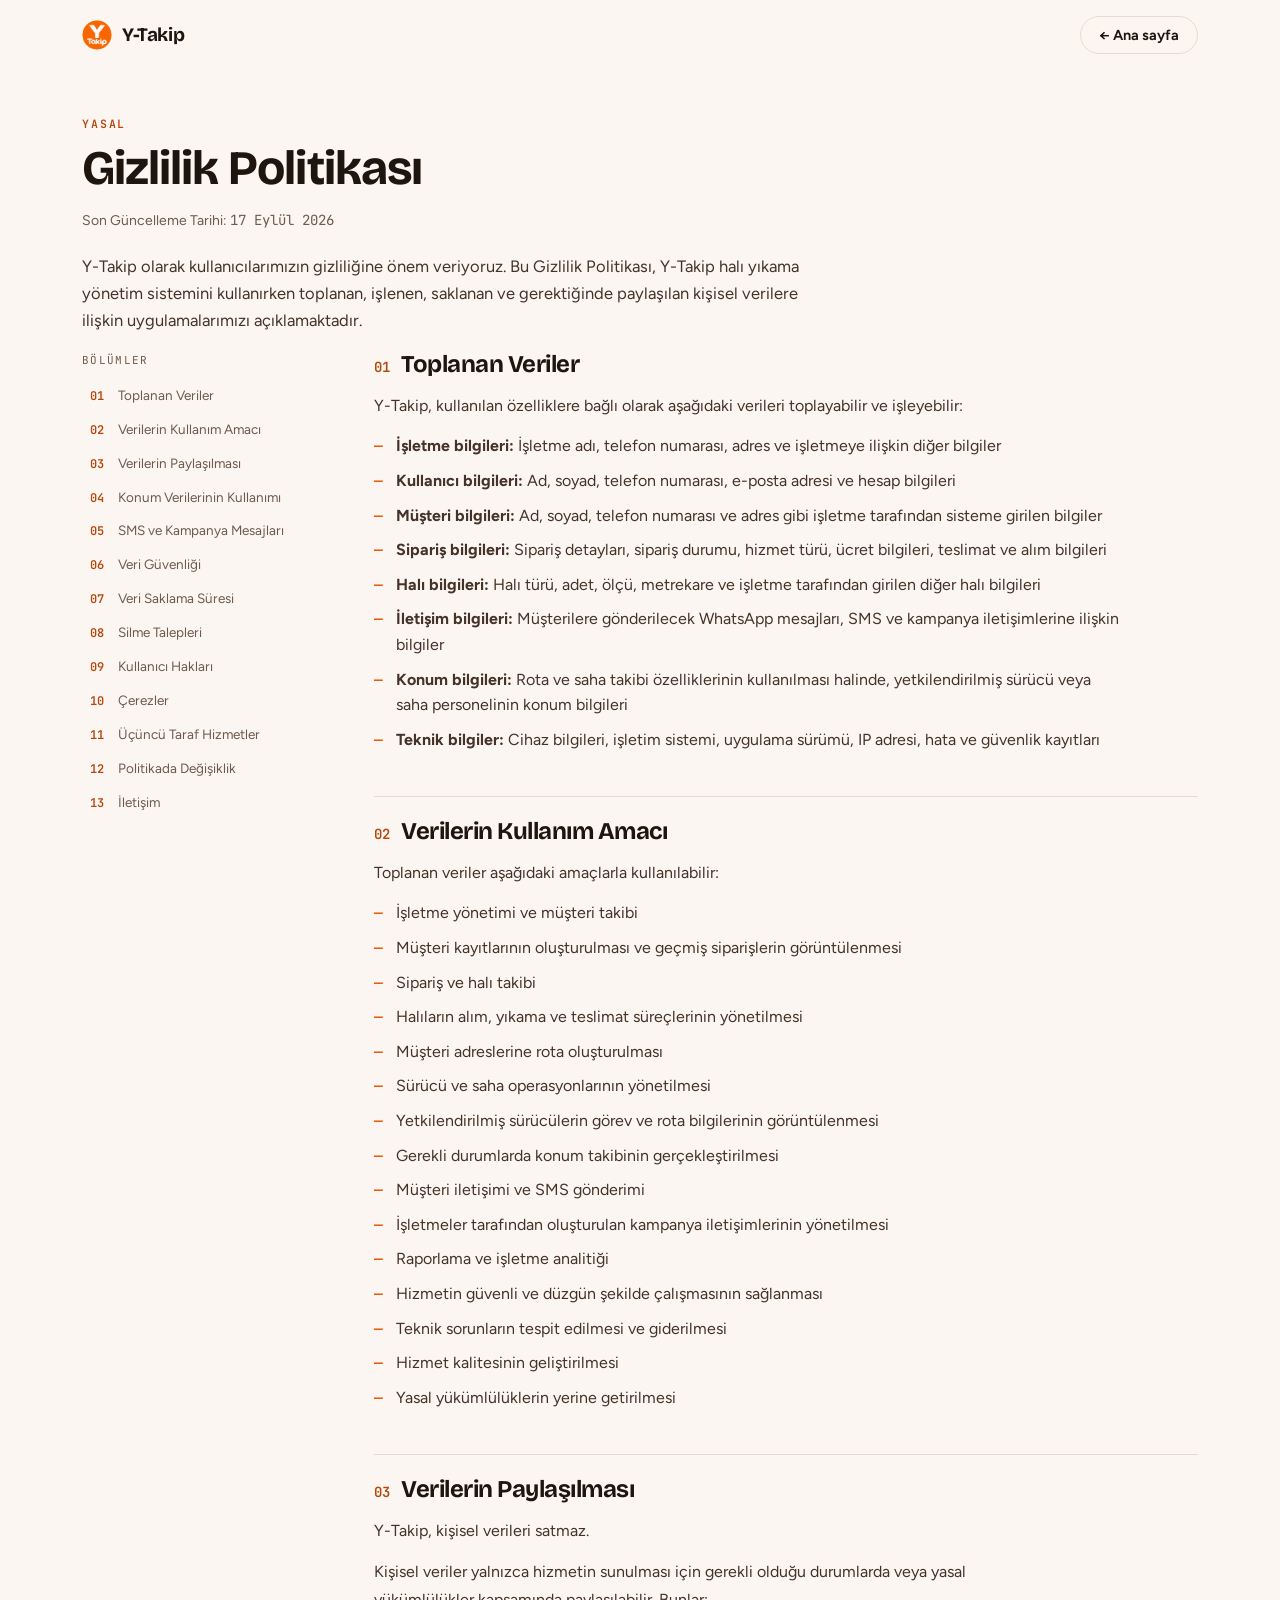
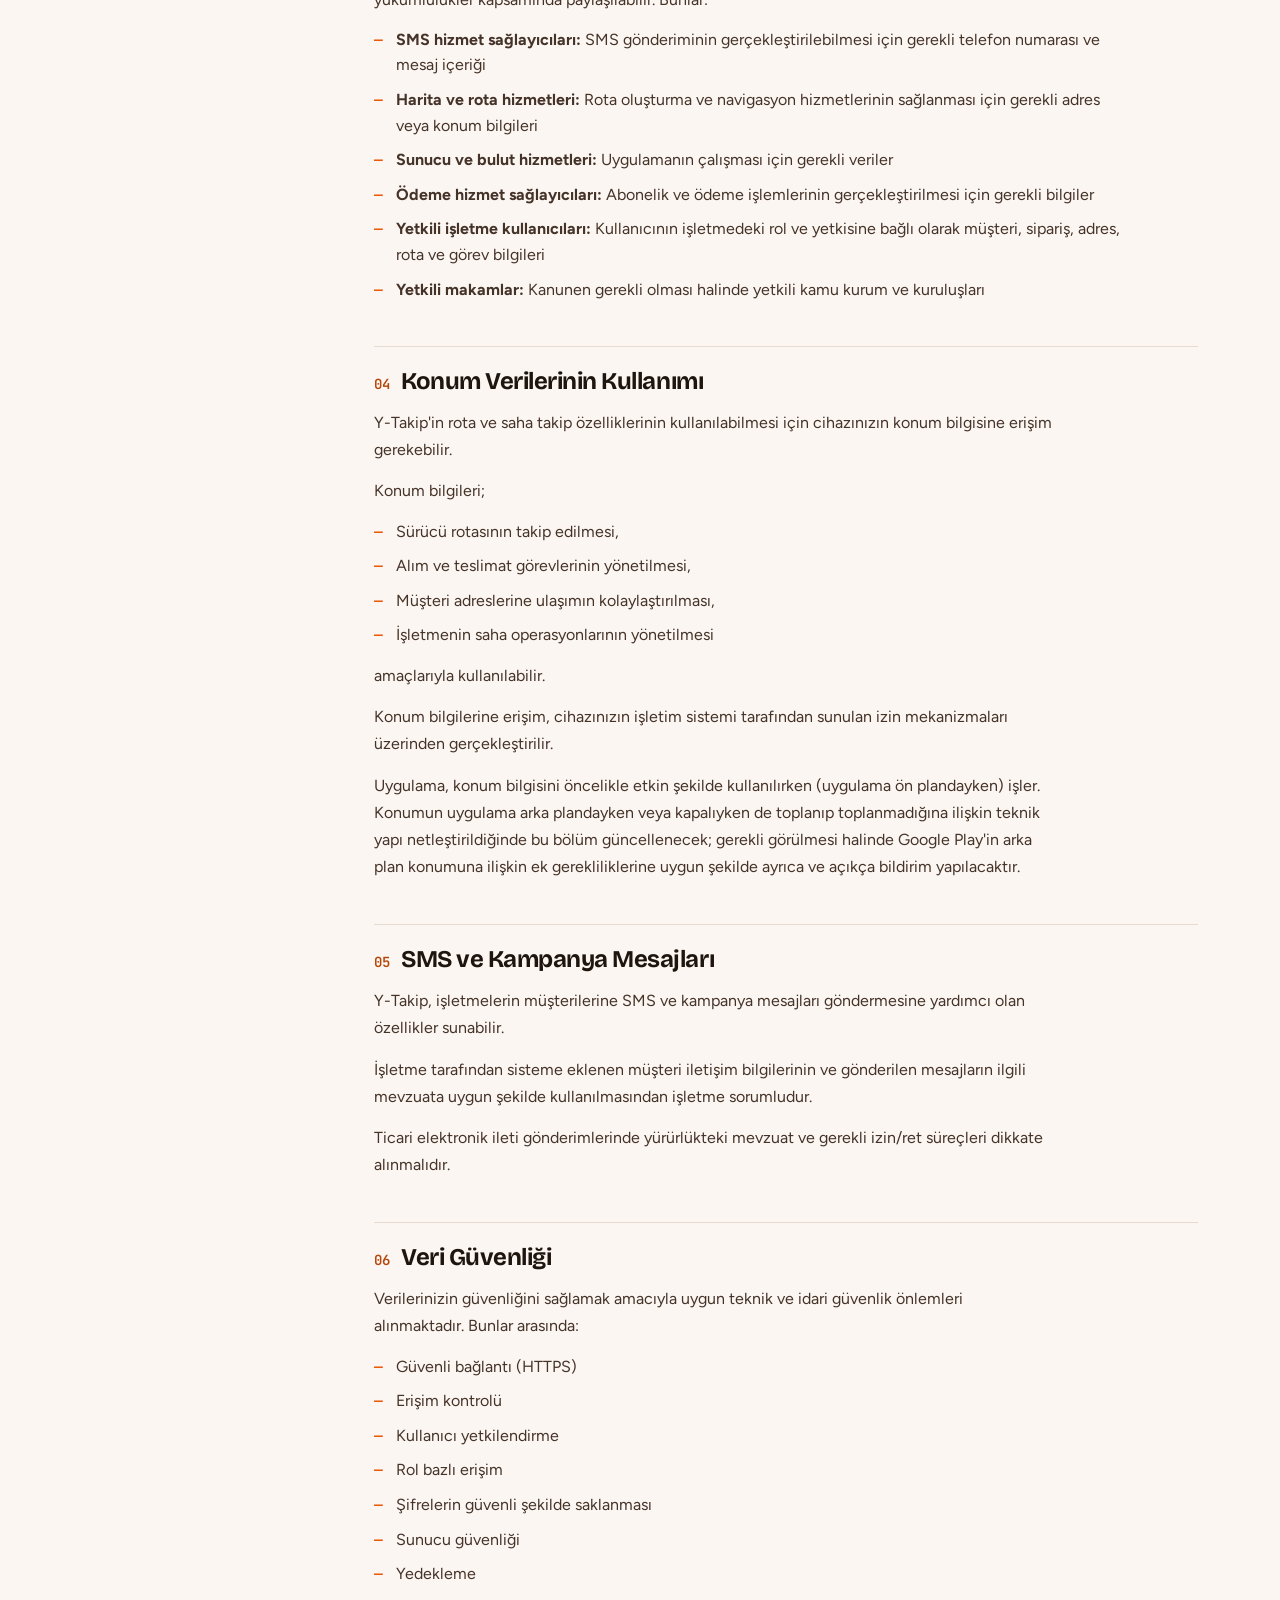
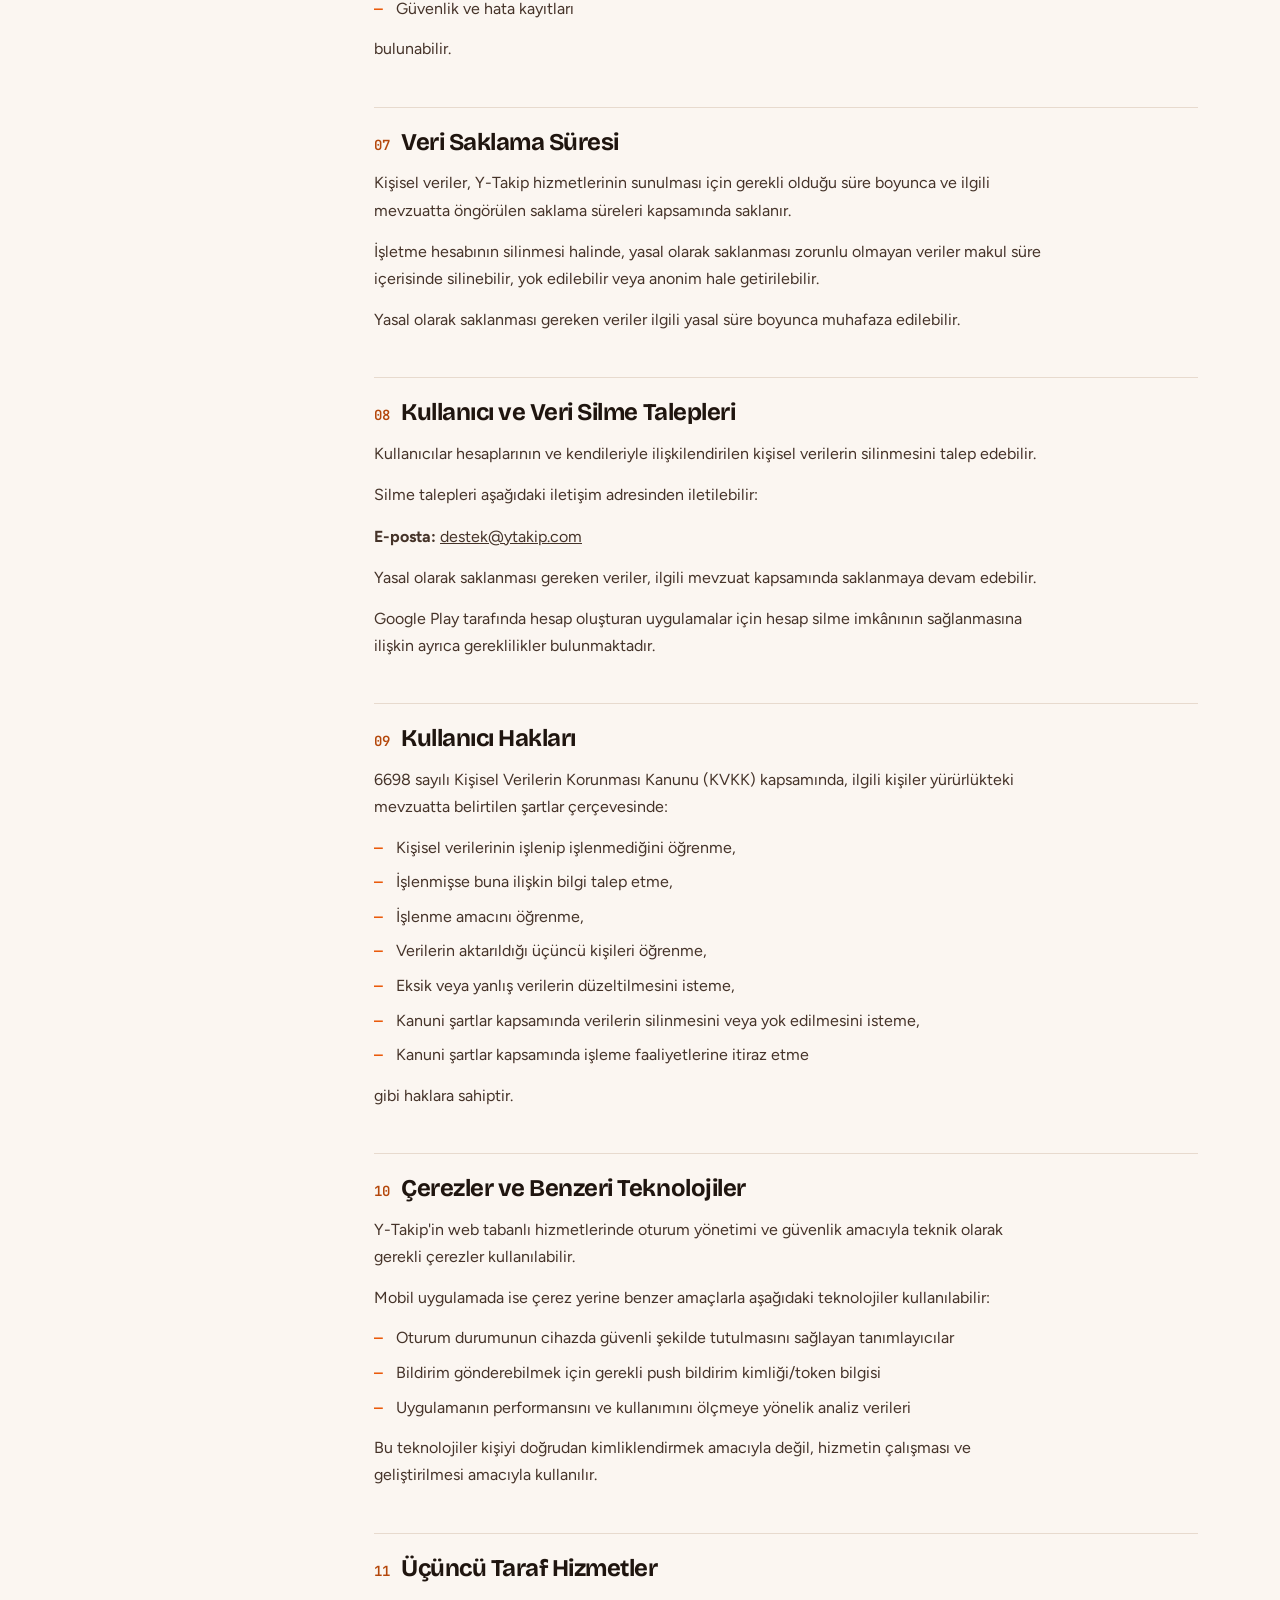
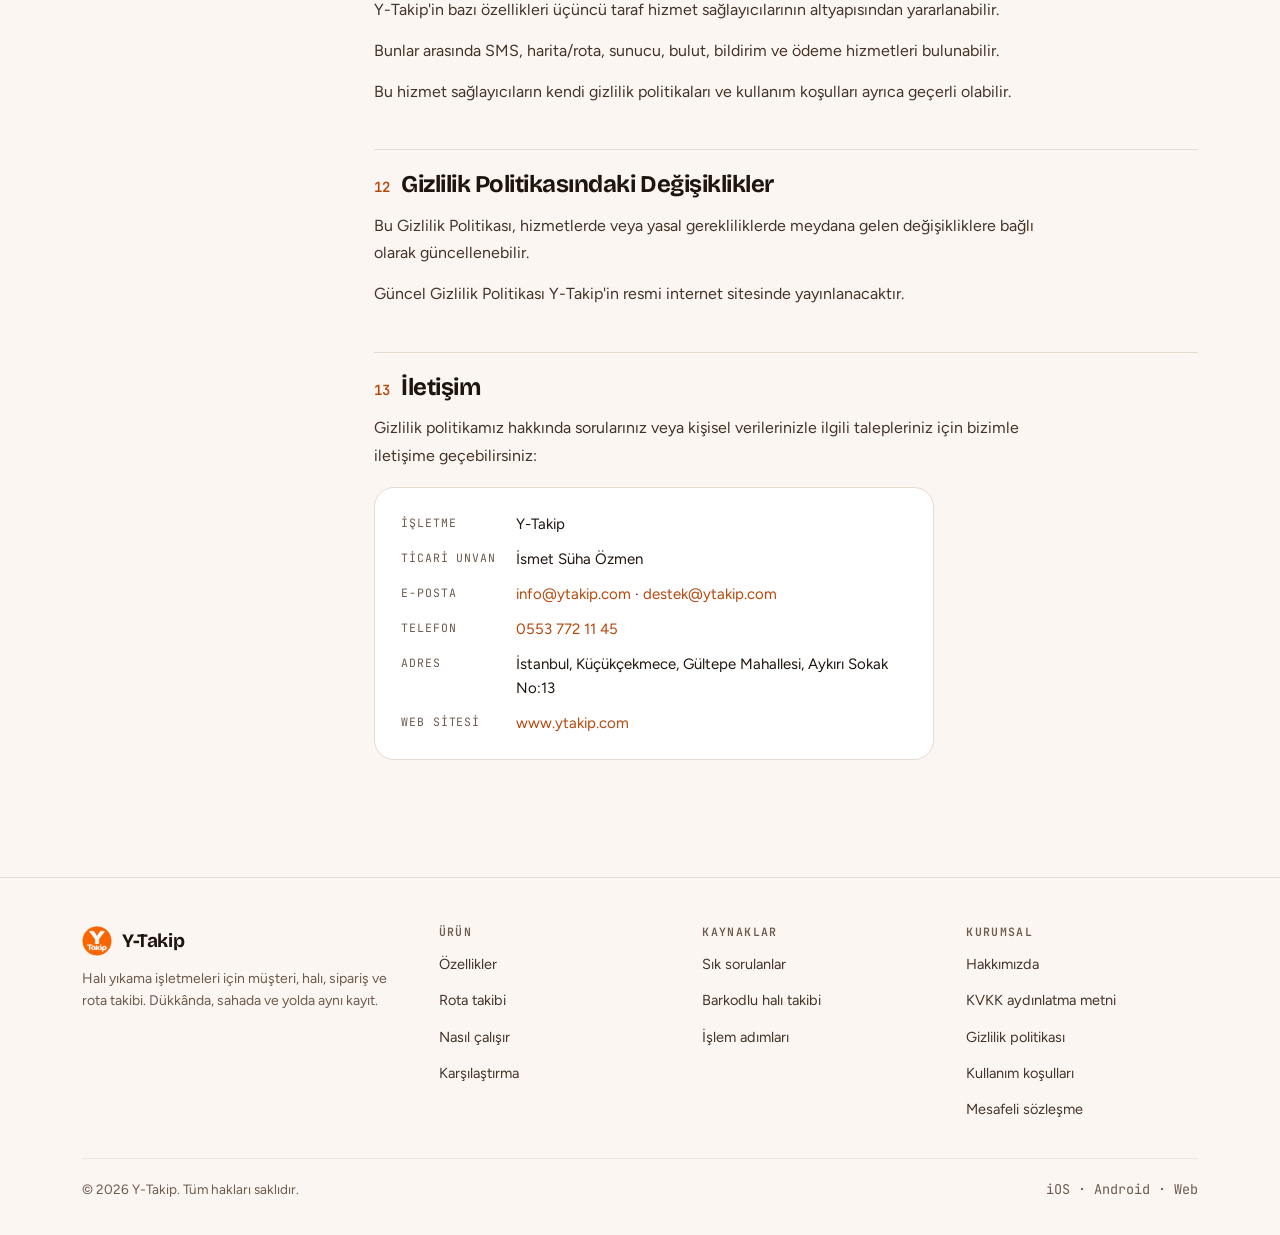
<file: gizlilik-politikasi.html>
<!DOCTYPE html>
<html lang="tr">
<head>
<meta charset="utf-8">
<meta name="viewport" content="width=device-width, initial-scale=1">
<title>Gizlilik Politikası — Y-Takip</title>
<meta name="description" content="Y-Takip'in kişisel verileri hangi amaçla topladığı, işlediği, sakladığı ve gerektiğinde paylaştığına ilişkin gizlilik politikası.">
<meta name="theme-color" content="#EA5B0C">
<link rel="icon" type="image/png" href="assets/favicon.png">

<meta property="og:type" content="website">
<meta property="og:title" content="Gizlilik Politikası — Y-Takip">
<meta property="og:description" content="Y-Takip'in kişisel verileri hangi amaçla topladığı, işlediği, sakladığı ve gerektiğinde paylaştığına ilişkin gizlilik politikası.">
<meta property="og:locale" content="tr_TR">
<meta name="robots" content="index, follow">

<link rel="preconnect" href="https://fonts.googleapis.com">
<link rel="preconnect" href="https://fonts.gstatic.com" crossorigin>
<link rel="stylesheet" href="https://fonts.googleapis.com/css2?family=Bricolage+Grotesque:opsz,wght@12..96,600;12..96,700;12..96,800&family=Figtree:wght@400;500;600;700&family=JetBrains+Mono:wght@400;500;600&display=swap">
<link rel="stylesheet" href="assets/style.css">
</head>
<body>

<header class="topbar" id="topbar">
  <div class="wrap topbar-inner">
    <a class="brand" href="index.html" aria-label="Y-Takip ana sayfa">
      <img src="assets/logo.png" alt="Y-Takip" width="30" height="30">
      Y-Takip
    </a>
    <a class="btn btn-ghost btn-sm" href="index.html">← Ana sayfa</a>
  </div>
</header>

<main id="top">

  <!-- ============ BAŞLIK ============ -->
  <section class="section legal-head">
    <div class="wrap">
      <p class="eyebrow">Yasal</p>
      <h1>Gizlilik Politikası</h1>
      <p class="legal-meta">
        <span>Son Güncelleme Tarihi: <time class="mono" datetime="2026-09-17">17 Eylül 2026</time></span>
      </p>
      <div class="legal-intro">
        <p>Y-Takip olarak kullanıcılarımızın gizliliğine önem veriyoruz. Bu Gizlilik Politikası, Y-Takip halı yıkama yönetim sistemini kullanırken toplanan, işlenen, saklanan ve gerektiğinde paylaşılan kişisel verilere ilişkin uygulamalarımızı açıklamaktadır.</p>
      </div>
    </div>
  </section>

  <!-- ============ İÇERİK ============ -->
  <section class="wrap legal-layout">

    <nav class="legal-toc" aria-label="Bölümler">
      <p class="legal-toc-label">Bölümler</p>
      <a href="#s1"><b>01</b> Toplanan Veriler</a>
      <a href="#s2"><b>02</b> Verilerin Kullanım Amacı</a>
      <a href="#s3"><b>03</b> Verilerin Paylaşılması</a>
      <a href="#s4"><b>04</b> Konum Verilerinin Kullanımı</a>
      <a href="#s5"><b>05</b> SMS ve Kampanya Mesajları</a>
      <a href="#s6"><b>06</b> Veri Güvenliği</a>
      <a href="#s7"><b>07</b> Veri Saklama Süresi</a>
      <a href="#s8"><b>08</b> Silme Talepleri</a>
      <a href="#s9"><b>09</b> Kullanıcı Hakları</a>
      <a href="#s10"><b>10</b> Çerezler</a>
      <a href="#s11"><b>11</b> Üçüncü Taraf Hizmetler</a>
      <a href="#s12"><b>12</b> Politikada Değişiklik</a>
      <a href="#s13"><b>13</b> İletişim</a>
    </nav>

    <div class="legal-body">

      <h2 id="s1"><span class="legal-num">01</span> Toplanan Veriler</h2>
      <p>Y-Takip, kullanılan özelliklere bağlı olarak aşağıdaki verileri toplayabilir ve işleyebilir:</p>
      <ul>
        <li><strong>İşletme bilgileri:</strong> İşletme adı, telefon numarası, adres ve işletmeye ilişkin diğer bilgiler</li>
        <li><strong>Kullanıcı bilgileri:</strong> Ad, soyad, telefon numarası, e-posta adresi ve hesap bilgileri</li>
        <li><strong>Müşteri bilgileri:</strong> Ad, soyad, telefon numarası ve adres gibi işletme tarafından sisteme girilen bilgiler</li>
        <li><strong>Sipariş bilgileri:</strong> Sipariş detayları, sipariş durumu, hizmet türü, ücret bilgileri, teslimat ve alım bilgileri</li>
        <li><strong>Halı bilgileri:</strong> Halı türü, adet, ölçü, metrekare ve işletme tarafından girilen diğer halı bilgileri</li>
        <li><strong>İletişim bilgileri:</strong> Müşterilere gönderilecek WhatsApp mesajları, SMS ve kampanya iletişimlerine ilişkin bilgiler</li>
        <li><strong>Konum bilgileri:</strong> Rota ve saha takibi özelliklerinin kullanılması halinde, yetkilendirilmiş sürücü veya saha personelinin konum bilgileri</li>
        <li><strong>Teknik bilgiler:</strong> Cihaz bilgileri, işletim sistemi, uygulama sürümü, IP adresi, hata ve güvenlik kayıtları</li>
      </ul>

      <h2 id="s2"><span class="legal-num">02</span> Verilerin Kullanım Amacı</h2>
      <p>Toplanan veriler aşağıdaki amaçlarla kullanılabilir:</p>
      <ul>
        <li>İşletme yönetimi ve müşteri takibi</li>
        <li>Müşteri kayıtlarının oluşturulması ve geçmiş siparişlerin görüntülenmesi</li>
        <li>Sipariş ve halı takibi</li>
        <li>Halıların alım, yıkama ve teslimat süreçlerinin yönetilmesi</li>
        <li>Müşteri adreslerine rota oluşturulması</li>
        <li>Sürücü ve saha operasyonlarının yönetilmesi</li>
        <li>Yetkilendirilmiş sürücülerin görev ve rota bilgilerinin görüntülenmesi</li>
        <li>Gerekli durumlarda konum takibinin gerçekleştirilmesi</li>
        <li>Müşteri iletişimi ve SMS gönderimi</li>
        <li>İşletmeler tarafından oluşturulan kampanya iletişimlerinin yönetilmesi</li>
        <li>Raporlama ve işletme analitiği</li>
        <li>Hizmetin güvenli ve düzgün şekilde çalışmasının sağlanması</li>
        <li>Teknik sorunların tespit edilmesi ve giderilmesi</li>
        <li>Hizmet kalitesinin geliştirilmesi</li>
        <li>Yasal yükümlülüklerin yerine getirilmesi</li>
      </ul>

      <h2 id="s3"><span class="legal-num">03</span> Verilerin Paylaşılması</h2>
      <p>Y-Takip, kişisel verileri satmaz.</p>
      <p>Kişisel veriler yalnızca hizmetin sunulması için gerekli olduğu durumlarda veya yasal yükümlülükler kapsamında paylaşılabilir. Bunlar:</p>
      <ul>
        <li><strong>SMS hizmet sağlayıcıları:</strong> SMS gönderiminin gerçekleştirilebilmesi için gerekli telefon numarası ve mesaj içeriği</li>
        <li><strong>Harita ve rota hizmetleri:</strong> Rota oluşturma ve navigasyon hizmetlerinin sağlanması için gerekli adres veya konum bilgileri</li>
        <li><strong>Sunucu ve bulut hizmetleri:</strong> Uygulamanın çalışması için gerekli veriler</li>
        <li><strong>Ödeme hizmet sağlayıcıları:</strong> Abonelik ve ödeme işlemlerinin gerçekleştirilmesi için gerekli bilgiler</li>
        <li><strong>Yetkili işletme kullanıcıları:</strong> Kullanıcının işletmedeki rol ve yetkisine bağlı olarak müşteri, sipariş, adres, rota ve görev bilgileri</li>
        <li><strong>Yetkili makamlar:</strong> Kanunen gerekli olması halinde yetkili kamu kurum ve kuruluşları</li>
      </ul>

      <h2 id="s4"><span class="legal-num">04</span> Konum Verilerinin Kullanımı</h2>
      <p>Y-Takip'in rota ve saha takip özelliklerinin kullanılabilmesi için cihazınızın konum bilgisine erişim gerekebilir.</p>
      <p>Konum bilgileri;</p>
      <ul>
        <li>Sürücü rotasının takip edilmesi,</li>
        <li>Alım ve teslimat görevlerinin yönetilmesi,</li>
        <li>Müşteri adreslerine ulaşımın kolaylaştırılması,</li>
        <li>İşletmenin saha operasyonlarının yönetilmesi</li>
      </ul>
      <p>amaçlarıyla kullanılabilir.</p>
      <p>Konum bilgilerine erişim, cihazınızın işletim sistemi tarafından sunulan izin mekanizmaları üzerinden gerçekleştirilir.</p>
      <p>Uygulama, konum bilgisini öncelikle etkin şekilde kullanılırken (uygulama ön plandayken) işler. Konumun uygulama arka plandayken veya kapalıyken de toplanıp toplanmadığına ilişkin teknik yapı netleştirildiğinde bu bölüm güncellenecek; gerekli görülmesi halinde Google Play'in arka plan konumuna ilişkin ek gerekliliklerine uygun şekilde ayrıca ve açıkça bildirim yapılacaktır.</p>

      <h2 id="s5"><span class="legal-num">05</span> SMS ve Kampanya Mesajları</h2>
      <p>Y-Takip, işletmelerin müşterilerine SMS ve kampanya mesajları göndermesine yardımcı olan özellikler sunabilir.</p>
      <p>İşletme tarafından sisteme eklenen müşteri iletişim bilgilerinin ve gönderilen mesajların ilgili mevzuata uygun şekilde kullanılmasından işletme sorumludur.</p>
      <p>Ticari elektronik ileti gönderimlerinde yürürlükteki mevzuat ve gerekli izin/ret süreçleri dikkate alınmalıdır.</p>

      <h2 id="s6"><span class="legal-num">06</span> Veri Güvenliği</h2>
      <p>Verilerinizin güvenliğini sağlamak amacıyla uygun teknik ve idari güvenlik önlemleri alınmaktadır. Bunlar arasında:</p>
      <ul>
        <li>Güvenli bağlantı (HTTPS)</li>
        <li>Erişim kontrolü</li>
        <li>Kullanıcı yetkilendirme</li>
        <li>Rol bazlı erişim</li>
        <li>Şifrelerin güvenli şekilde saklanması</li>
        <li>Sunucu güvenliği</li>
        <li>Yedekleme</li>
        <li>Güvenlik ve hata kayıtları</li>
      </ul>
      <p>bulunabilir.</p>

      <h2 id="s7"><span class="legal-num">07</span> Veri Saklama Süresi</h2>
      <p>Kişisel veriler, Y-Takip hizmetlerinin sunulması için gerekli olduğu süre boyunca ve ilgili mevzuatta öngörülen saklama süreleri kapsamında saklanır.</p>
      <p>İşletme hesabının silinmesi halinde, yasal olarak saklanması zorunlu olmayan veriler makul süre içerisinde silinebilir, yok edilebilir veya anonim hale getirilebilir.</p>
      <p>Yasal olarak saklanması gereken veriler ilgili yasal süre boyunca muhafaza edilebilir.</p>

      <h2 id="s8"><span class="legal-num">08</span> Kullanıcı ve Veri Silme Talepleri</h2>
      <p>Kullanıcılar hesaplarının ve kendileriyle ilişkilendirilen kişisel verilerin silinmesini talep edebilir.</p>
      <p>Silme talepleri aşağıdaki iletişim adresinden iletilebilir:</p>
      <p><strong>E-posta:</strong> <a href="mailto:destek@ytakip.com">destek@ytakip.com</a></p>
      <p>Yasal olarak saklanması gereken veriler, ilgili mevzuat kapsamında saklanmaya devam edebilir.</p>
      <p>Google Play tarafında hesap oluşturan uygulamalar için hesap silme imkânının sağlanmasına ilişkin ayrıca gereklilikler bulunmaktadır.</p>

      <h2 id="s9"><span class="legal-num">09</span> Kullanıcı Hakları</h2>
      <p>6698 sayılı Kişisel Verilerin Korunması Kanunu (KVKK) kapsamında, ilgili kişiler yürürlükteki mevzuatta belirtilen şartlar çerçevesinde:</p>
      <ul>
        <li>Kişisel verilerinin işlenip işlenmediğini öğrenme,</li>
        <li>İşlenmişse buna ilişkin bilgi talep etme,</li>
        <li>İşlenme amacını öğrenme,</li>
        <li>Verilerin aktarıldığı üçüncü kişileri öğrenme,</li>
        <li>Eksik veya yanlış verilerin düzeltilmesini isteme,</li>
        <li>Kanuni şartlar kapsamında verilerin silinmesini veya yok edilmesini isteme,</li>
        <li>Kanuni şartlar kapsamında işleme faaliyetlerine itiraz etme</li>
      </ul>
      <p>gibi haklara sahiptir.</p>

      <h2 id="s10"><span class="legal-num">10</span> Çerezler ve Benzeri Teknolojiler</h2>
      <p>Y-Takip'in web tabanlı hizmetlerinde oturum yönetimi ve güvenlik amacıyla teknik olarak gerekli çerezler kullanılabilir.</p>
      <p>Mobil uygulamada ise çerez yerine benzer amaçlarla aşağıdaki teknolojiler kullanılabilir:</p>
      <ul>
        <li>Oturum durumunun cihazda güvenli şekilde tutulmasını sağlayan tanımlayıcılar</li>
        <li>Bildirim gönderebilmek için gerekli push bildirim kimliği/token bilgisi</li>
        <li>Uygulamanın performansını ve kullanımını ölçmeye yönelik analiz verileri</li>
      </ul>
      <p>Bu teknolojiler kişiyi doğrudan kimliklendirmek amacıyla değil, hizmetin çalışması ve geliştirilmesi amacıyla kullanılır.</p>

      <h2 id="s11"><span class="legal-num">11</span> Üçüncü Taraf Hizmetler</h2>
      <p>Y-Takip'in bazı özellikleri üçüncü taraf hizmet sağlayıcılarının altyapısından yararlanabilir.</p>
      <p>Bunlar arasında SMS, harita/rota, sunucu, bulut, bildirim ve ödeme hizmetleri bulunabilir.</p>
      <p>Bu hizmet sağlayıcıların kendi gizlilik politikaları ve kullanım koşulları ayrıca geçerli olabilir.</p>

      <h2 id="s12"><span class="legal-num">12</span> Gizlilik Politikasındaki Değişiklikler</h2>
      <p>Bu Gizlilik Politikası, hizmetlerde veya yasal gerekliliklerde meydana gelen değişikliklere bağlı olarak güncellenebilir.</p>
      <p>Güncel Gizlilik Politikası Y-Takip'in resmi internet sitesinde yayınlanacaktır.</p>

      <h2 id="s13"><span class="legal-num">13</span> İletişim</h2>
      <p>Gizlilik politikamız hakkında sorularınız veya kişisel verilerinizle ilgili talepleriniz için bizimle iletişime geçebilirsiniz:</p>

      <dl class="legal-contact">
        <dt>İşletme</dt>
        <dd>Y-Takip</dd>
        <dt>Ticari Unvan</dt>
        <dd>İsmet Süha Özmen</dd>
        <dt>E-posta</dt>
        <dd><a href="mailto:info@ytakip.com">info@ytakip.com</a> · <a href="mailto:destek@ytakip.com">destek@ytakip.com</a></dd>
        <dt>Telefon</dt>
        <dd><a href="tel:+905537721145">0553 772 11 45</a></dd>
        <dt>Adres</dt>
        <dd>İstanbul, Küçükçekmece, Gültepe Mahallesi, Aykırı Sokak No:13</dd>
        <dt>Web Sitesi</dt>
        <dd><a href="https://www.ytakip.com/">www.ytakip.com</a></dd>
      </dl>

    </div>
  </section>

</main>

<footer class="foot">
  <div class="wrap">
    <div class="foot-grid">
      <div class="foot-brand">
        <a class="brand" href="index.html">
          <img src="assets/logo.png" alt="Y-Takip" width="30" height="30">
          Y-Takip
        </a>
        <p>Halı yıkama işletmeleri için müşteri, halı, sipariş ve rota takibi. Dükkânda, sahada ve yolda aynı kayıt.</p>
      </div>

      <div class="foot-col">
        <h4>Ürün</h4>
        <ul>
          <li><a href="index.html#ozellikler">Özellikler</a></li>
          <li><a href="index.html#rota">Rota takibi</a></li>
          <li><a href="index.html#surec">Nasıl çalışır</a></li>
          <li><a href="index.html#karsilastirma">Karşılaştırma</a></li>
        </ul>
      </div>

      <div class="foot-col">
        <h4>Kaynaklar</h4>
        <ul>
          <li><a href="index.html#sss">Sık sorulanlar</a></li>
          <li><a href="index.html#ozellikler">Barkodlu halı takibi</a></li>
          <li><a href="index.html#surec">İşlem adımları</a></li>
        </ul>
      </div>

      <div class="foot-col">
        <h4>Kurumsal</h4>
        <ul>
          <li><a href="#">Hakkımızda</a></li>
          <li><a href="kvkk-aydinlatma-metni.html">KVKK aydınlatma metni</a></li>
          <li><a href="gizlilik-politikasi.html" aria-current="page">Gizlilik politikası</a></li>
          <li><a href="kullanim-kosullari.html">Kullanım koşulları</a></li>
          <li><a href="mesafeli-sozlesme.html">Mesafeli sözleşme</a></li>
        </ul>
      </div>
    </div>

    <div class="foot-bottom">
      <span>© <span id="year">2026</span> Y-Takip. Tüm hakları saklıdır.</span>
      <span class="fb-right mono">iOS · Android · Web</span>
    </div>
  </div>
</footer>

<script src="assets/app.js"></script>
</body>
</html>
</file>
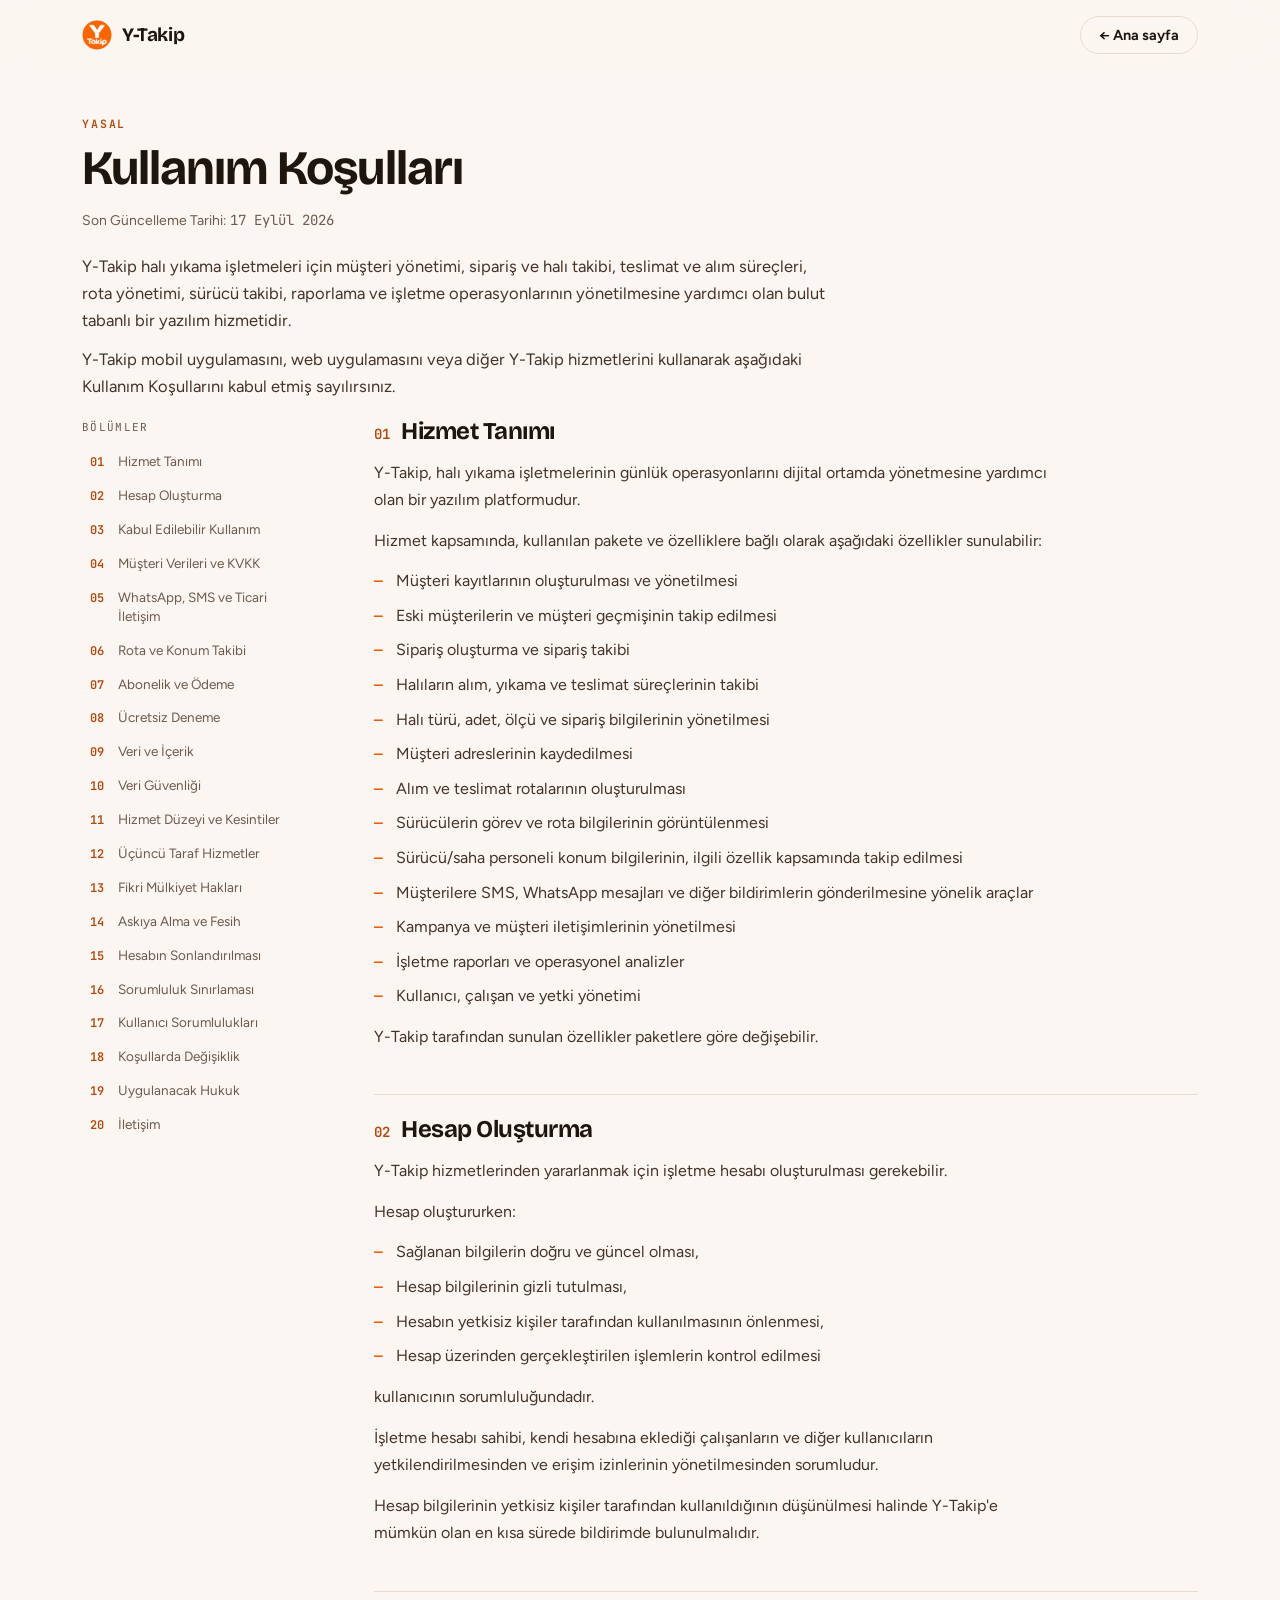
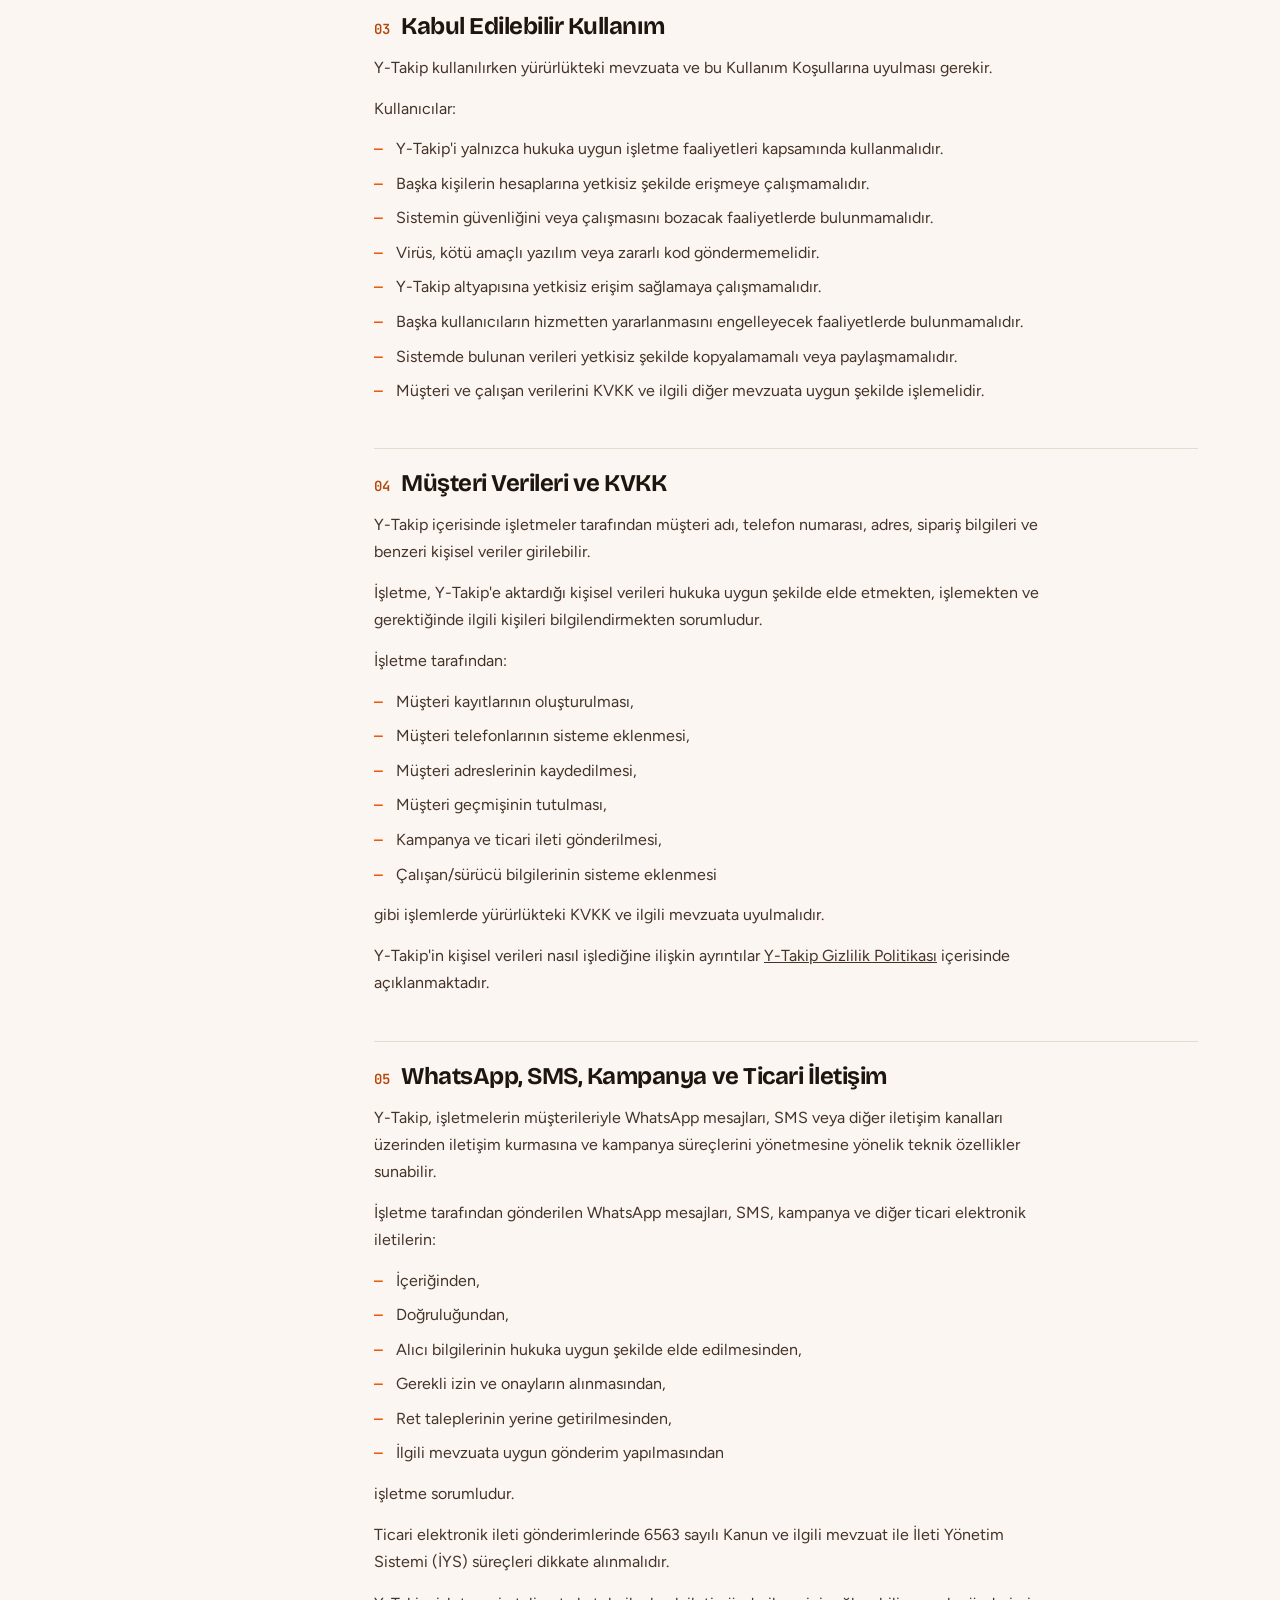
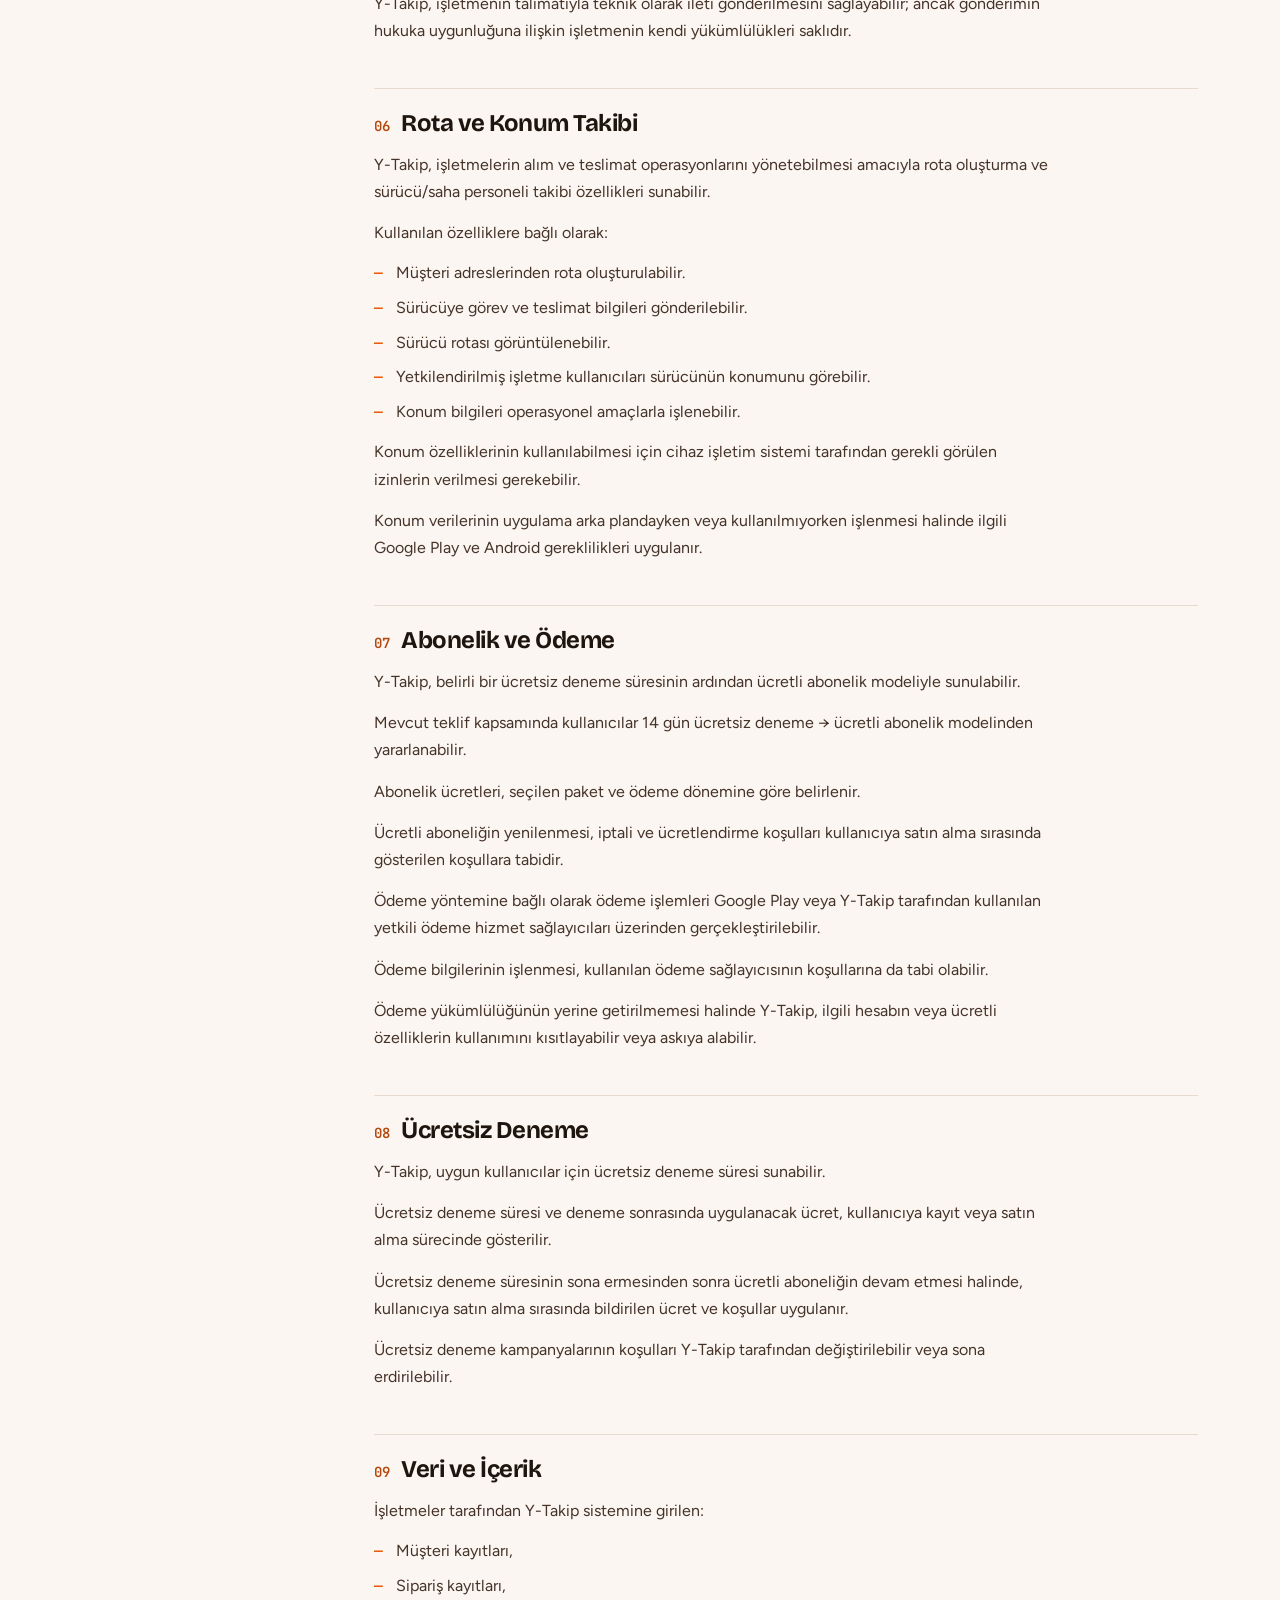
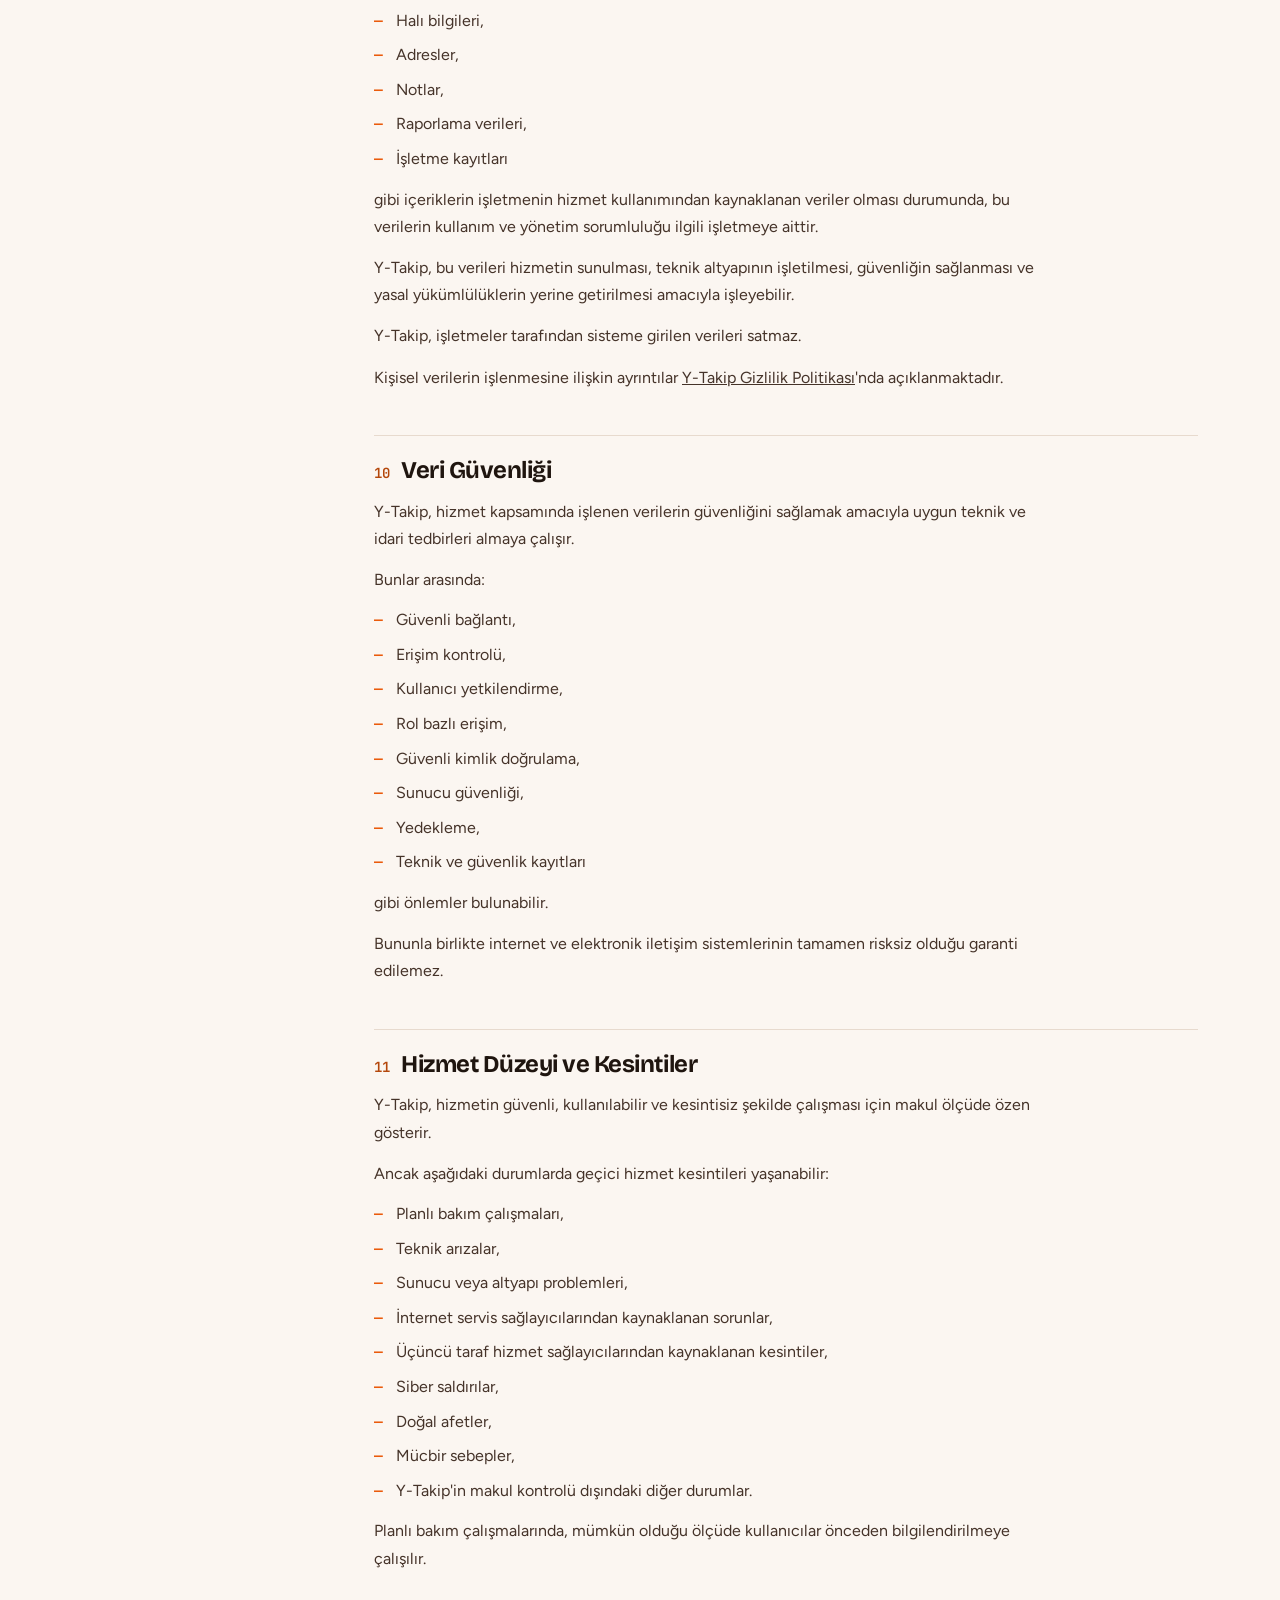
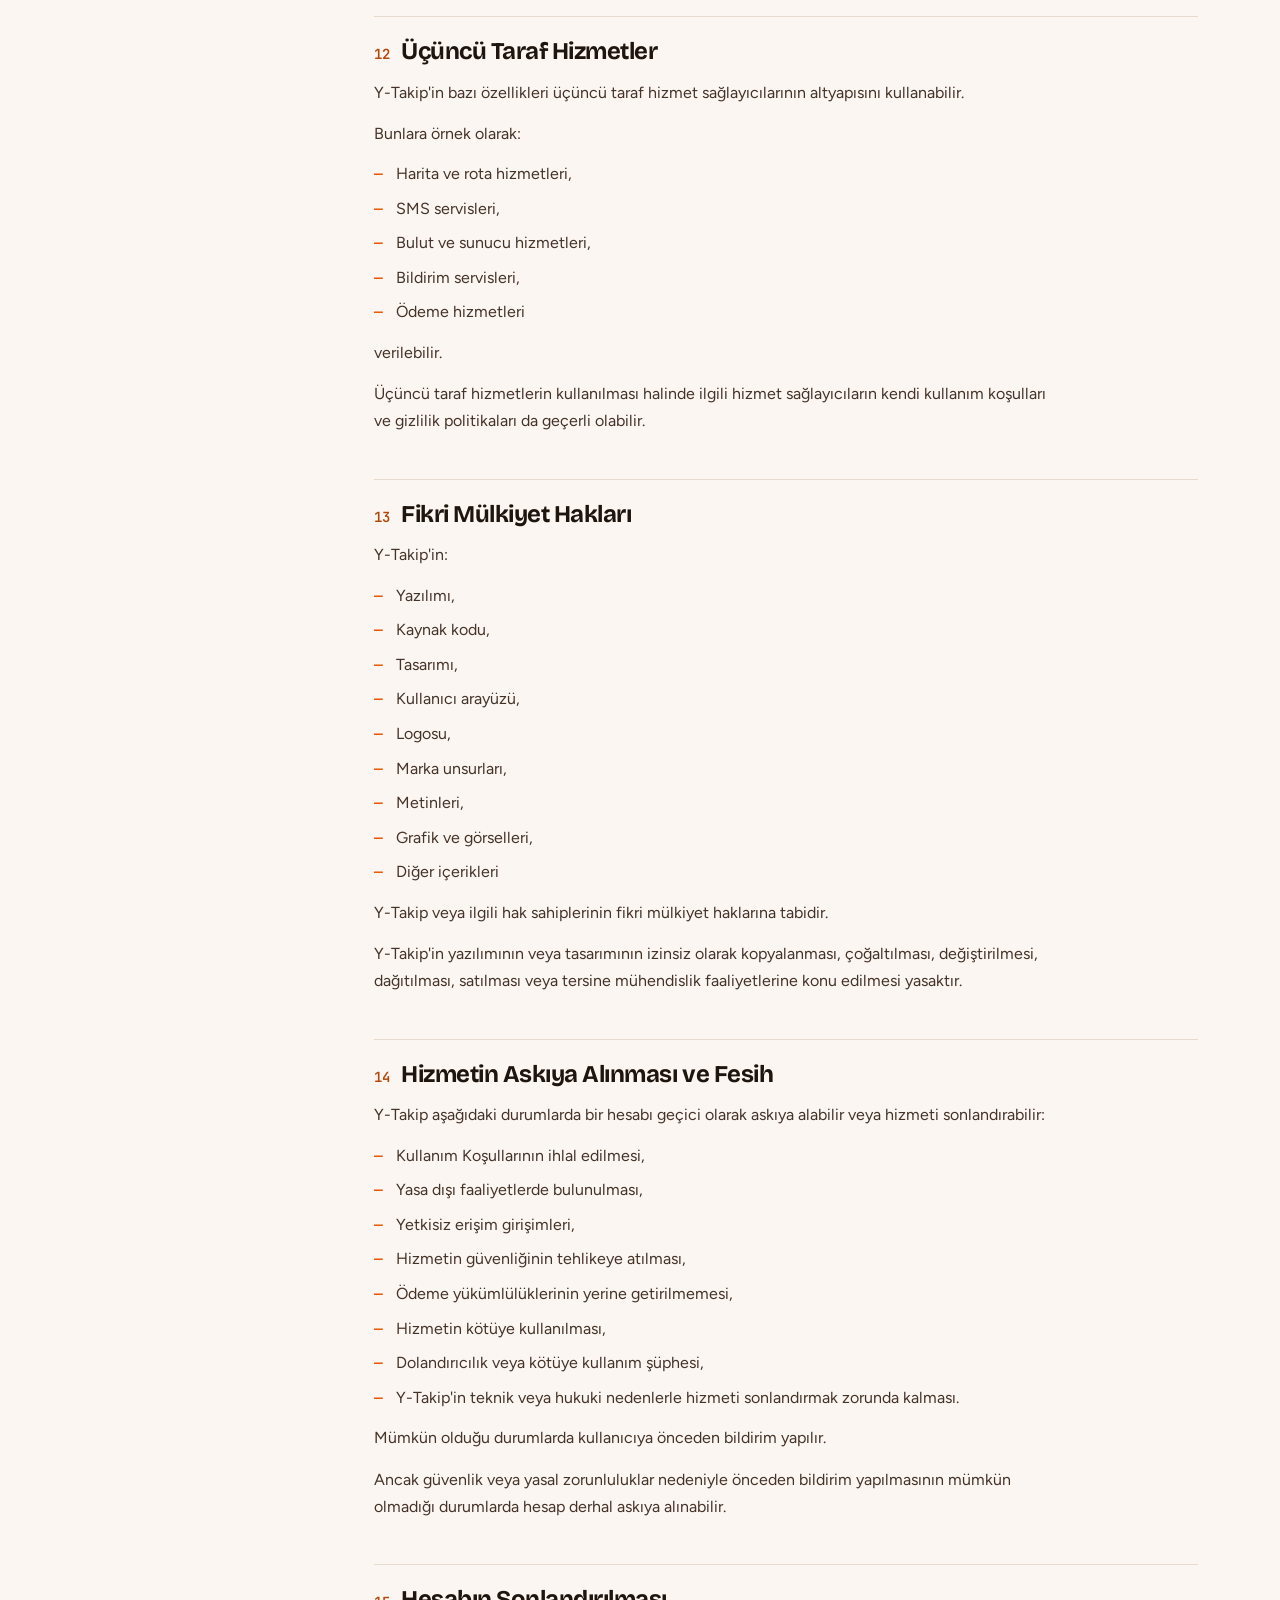
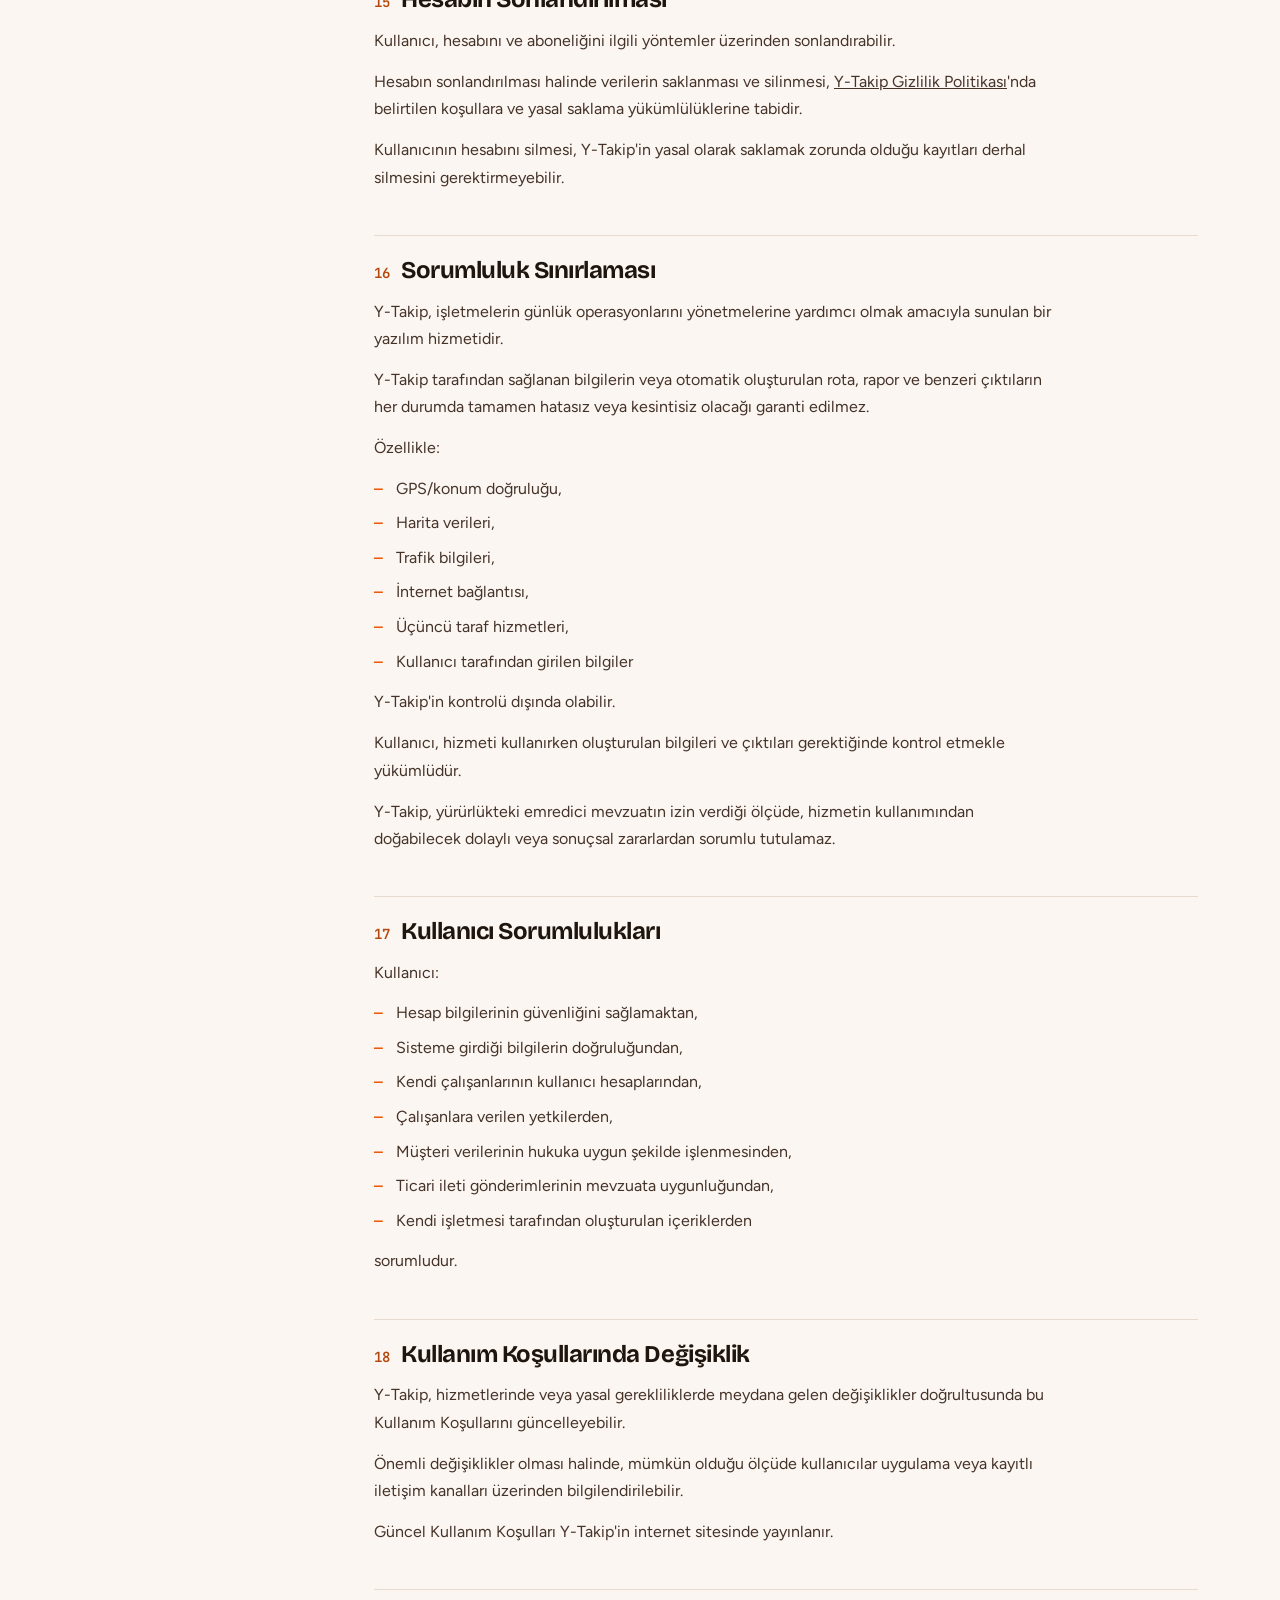
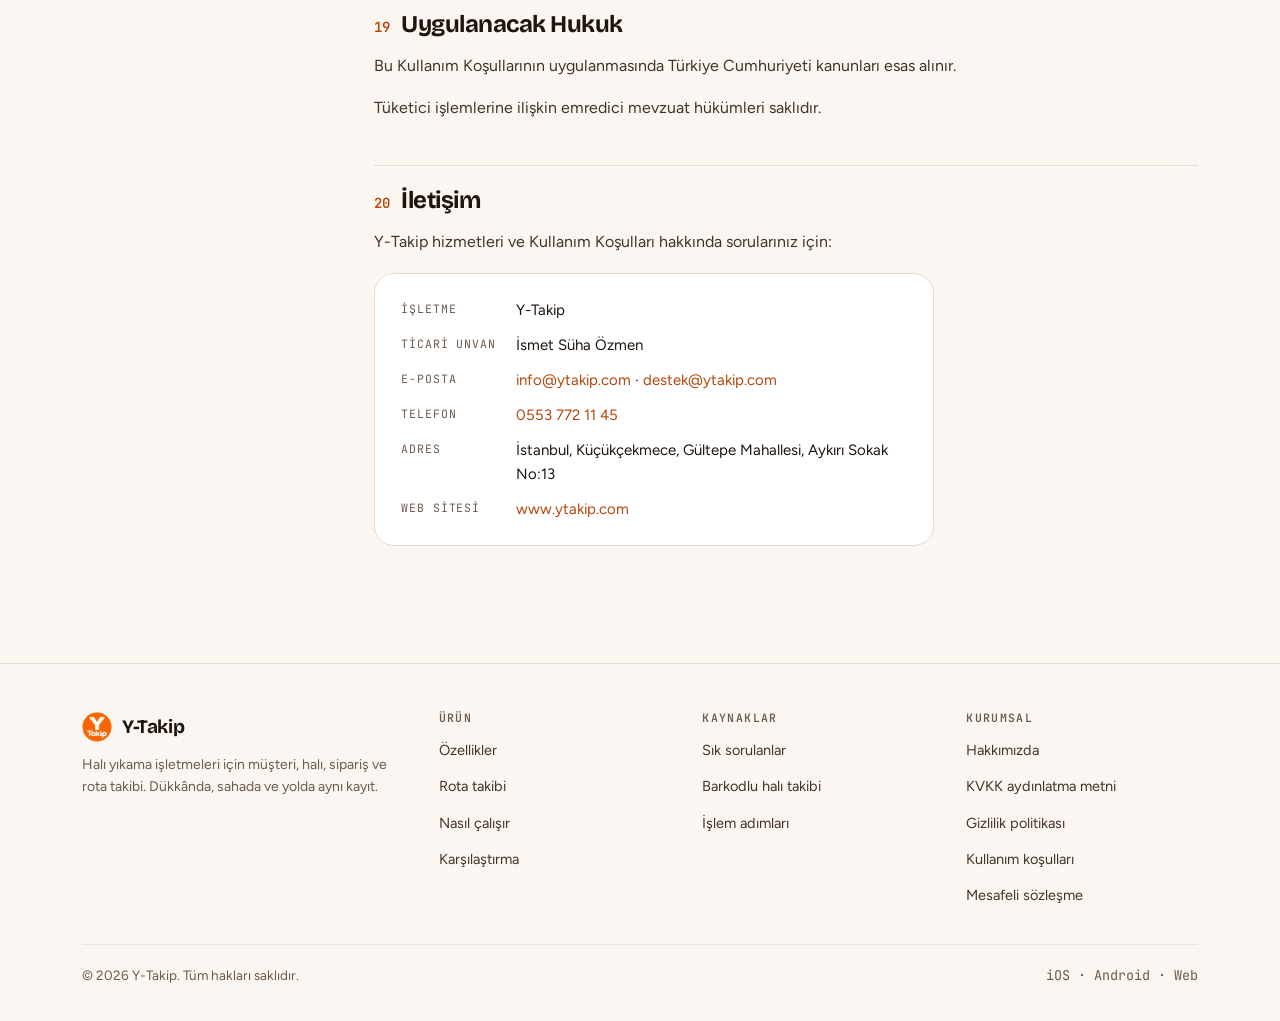
<file: kullanim-kosullari.html>
<!DOCTYPE html>
<html lang="tr">
<head>
<meta charset="utf-8">
<meta name="viewport" content="width=device-width, initial-scale=1">
<title>Kullanım Koşulları — Y-Takip</title>
<meta name="description" content="Y-Takip halı yıkama saha yönetim uygulamasının kullanım koşulları: hesap, müşteri verileri, abonelik, rota ve konum takibi ile ilgili kurallar.">
<meta name="theme-color" content="#EA5B0C">
<link rel="icon" type="image/png" href="assets/favicon.png">

<meta property="og:type" content="website">
<meta property="og:title" content="Kullanım Koşulları — Y-Takip">
<meta property="og:description" content="Y-Takip hizmetinin kullanım koşulları: hesap, müşteri verileri, abonelik, rota ve konum takibi ile ilgili kurallar.">
<meta property="og:locale" content="tr_TR">
<meta name="robots" content="index, follow">

<link rel="preconnect" href="https://fonts.googleapis.com">
<link rel="preconnect" href="https://fonts.gstatic.com" crossorigin>
<link rel="stylesheet" href="https://fonts.googleapis.com/css2?family=Bricolage+Grotesque:opsz,wght@12..96,600;12..96,700;12..96,800&family=Figtree:wght@400;500;600;700&family=JetBrains+Mono:wght@400;500;600&display=swap">
<link rel="stylesheet" href="assets/style.css">
</head>
<body>

<header class="topbar" id="topbar">
  <div class="wrap topbar-inner">
    <a class="brand" href="index.html" aria-label="Y-Takip ana sayfa">
      <img src="assets/logo.png" alt="Y-Takip" width="30" height="30">
      Y-Takip
    </a>
    <a class="btn btn-ghost btn-sm" href="index.html">← Ana sayfa</a>
  </div>
</header>

<main id="top">

  <!-- ============ BAŞLIK ============ -->
  <section class="section legal-head">
    <div class="wrap">
      <p class="eyebrow">Yasal</p>
      <h1>Kullanım Koşulları</h1>
      <p class="legal-meta">
        <span>Son Güncelleme Tarihi: <time class="mono" datetime="2026-09-17">17 Eylül 2026</time></span>
      </p>
      <div class="legal-intro">
        <p>Y-Takip halı yıkama işletmeleri için müşteri yönetimi, sipariş ve halı takibi, teslimat ve alım süreçleri, rota yönetimi, sürücü takibi, raporlama ve işletme operasyonlarının yönetilmesine yardımcı olan bulut tabanlı bir yazılım hizmetidir.</p>
        <p>Y-Takip mobil uygulamasını, web uygulamasını veya diğer Y-Takip hizmetlerini kullanarak aşağıdaki Kullanım Koşullarını kabul etmiş sayılırsınız.</p>
      </div>
    </div>
  </section>

  <!-- ============ İÇERİK ============ -->
  <section class="wrap legal-layout">

    <nav class="legal-toc" aria-label="Bölümler">
      <p class="legal-toc-label">Bölümler</p>
      <a href="#s1"><b>01</b> Hizmet Tanımı</a>
      <a href="#s2"><b>02</b> Hesap Oluşturma</a>
      <a href="#s3"><b>03</b> Kabul Edilebilir Kullanım</a>
      <a href="#s4"><b>04</b> Müşteri Verileri ve KVKK</a>
      <a href="#s5"><b>05</b> WhatsApp, SMS ve Ticari İletişim</a>
      <a href="#s6"><b>06</b> Rota ve Konum Takibi</a>
      <a href="#s7"><b>07</b> Abonelik ve Ödeme</a>
      <a href="#s8"><b>08</b> Ücretsiz Deneme</a>
      <a href="#s9"><b>09</b> Veri ve İçerik</a>
      <a href="#s10"><b>10</b> Veri Güvenliği</a>
      <a href="#s11"><b>11</b> Hizmet Düzeyi ve Kesintiler</a>
      <a href="#s12"><b>12</b> Üçüncü Taraf Hizmetler</a>
      <a href="#s13"><b>13</b> Fikri Mülkiyet Hakları</a>
      <a href="#s14"><b>14</b> Askıya Alma ve Fesih</a>
      <a href="#s15"><b>15</b> Hesabın Sonlandırılması</a>
      <a href="#s16"><b>16</b> Sorumluluk Sınırlaması</a>
      <a href="#s17"><b>17</b> Kullanıcı Sorumlulukları</a>
      <a href="#s18"><b>18</b> Koşullarda Değişiklik</a>
      <a href="#s19"><b>19</b> Uygulanacak Hukuk</a>
      <a href="#s20"><b>20</b> İletişim</a>
    </nav>

    <div class="legal-body">

      <h2 id="s1"><span class="legal-num">01</span> Hizmet Tanımı</h2>
      <p>Y-Takip, halı yıkama işletmelerinin günlük operasyonlarını dijital ortamda yönetmesine yardımcı olan bir yazılım platformudur.</p>
      <p>Hizmet kapsamında, kullanılan pakete ve özelliklere bağlı olarak aşağıdaki özellikler sunulabilir:</p>
      <ul>
        <li>Müşteri kayıtlarının oluşturulması ve yönetilmesi</li>
        <li>Eski müşterilerin ve müşteri geçmişinin takip edilmesi</li>
        <li>Sipariş oluşturma ve sipariş takibi</li>
        <li>Halıların alım, yıkama ve teslimat süreçlerinin takibi</li>
        <li>Halı türü, adet, ölçü ve sipariş bilgilerinin yönetilmesi</li>
        <li>Müşteri adreslerinin kaydedilmesi</li>
        <li>Alım ve teslimat rotalarının oluşturulması</li>
        <li>Sürücülerin görev ve rota bilgilerinin görüntülenmesi</li>
        <li>Sürücü/saha personeli konum bilgilerinin, ilgili özellik kapsamında takip edilmesi</li>
        <li>Müşterilere SMS, WhatsApp mesajları ve diğer bildirimlerin gönderilmesine yönelik araçlar</li>
        <li>Kampanya ve müşteri iletişimlerinin yönetilmesi</li>
        <li>İşletme raporları ve operasyonel analizler</li>
        <li>Kullanıcı, çalışan ve yetki yönetimi</li>
      </ul>
      <p>Y-Takip tarafından sunulan özellikler paketlere göre değişebilir.</p>

      <h2 id="s2"><span class="legal-num">02</span> Hesap Oluşturma</h2>
      <p>Y-Takip hizmetlerinden yararlanmak için işletme hesabı oluşturulması gerekebilir.</p>
      <p>Hesap oluştururken:</p>
      <ul>
        <li>Sağlanan bilgilerin doğru ve güncel olması,</li>
        <li>Hesap bilgilerinin gizli tutulması,</li>
        <li>Hesabın yetkisiz kişiler tarafından kullanılmasının önlenmesi,</li>
        <li>Hesap üzerinden gerçekleştirilen işlemlerin kontrol edilmesi</li>
      </ul>
      <p>kullanıcının sorumluluğundadır.</p>
      <p>İşletme hesabı sahibi, kendi hesabına eklediği çalışanların ve diğer kullanıcıların yetkilendirilmesinden ve erişim izinlerinin yönetilmesinden sorumludur.</p>
      <p>Hesap bilgilerinin yetkisiz kişiler tarafından kullanıldığının düşünülmesi halinde Y-Takip'e mümkün olan en kısa sürede bildirimde bulunulmalıdır.</p>

      <h2 id="s3"><span class="legal-num">03</span> Kabul Edilebilir Kullanım</h2>
      <p>Y-Takip kullanılırken yürürlükteki mevzuata ve bu Kullanım Koşullarına uyulması gerekir.</p>
      <p>Kullanıcılar:</p>
      <ul>
        <li>Y-Takip'i yalnızca hukuka uygun işletme faaliyetleri kapsamında kullanmalıdır.</li>
        <li>Başka kişilerin hesaplarına yetkisiz şekilde erişmeye çalışmamalıdır.</li>
        <li>Sistemin güvenliğini veya çalışmasını bozacak faaliyetlerde bulunmamalıdır.</li>
        <li>Virüs, kötü amaçlı yazılım veya zararlı kod göndermemelidir.</li>
        <li>Y-Takip altyapısına yetkisiz erişim sağlamaya çalışmamalıdır.</li>
        <li>Başka kullanıcıların hizmetten yararlanmasını engelleyecek faaliyetlerde bulunmamalıdır.</li>
        <li>Sistemde bulunan verileri yetkisiz şekilde kopyalamamalı veya paylaşmamalıdır.</li>
        <li>Müşteri ve çalışan verilerini KVKK ve ilgili diğer mevzuata uygun şekilde işlemelidir.</li>
      </ul>

      <h2 id="s4"><span class="legal-num">04</span> Müşteri Verileri ve KVKK</h2>
      <p>Y-Takip içerisinde işletmeler tarafından müşteri adı, telefon numarası, adres, sipariş bilgileri ve benzeri kişisel veriler girilebilir.</p>
      <p>İşletme, Y-Takip'e aktardığı kişisel verileri hukuka uygun şekilde elde etmekten, işlemekten ve gerektiğinde ilgili kişileri bilgilendirmekten sorumludur.</p>
      <p>İşletme tarafından:</p>
      <ul>
        <li>Müşteri kayıtlarının oluşturulması,</li>
        <li>Müşteri telefonlarının sisteme eklenmesi,</li>
        <li>Müşteri adreslerinin kaydedilmesi,</li>
        <li>Müşteri geçmişinin tutulması,</li>
        <li>Kampanya ve ticari ileti gönderilmesi,</li>
        <li>Çalışan/sürücü bilgilerinin sisteme eklenmesi</li>
      </ul>
      <p>gibi işlemlerde yürürlükteki KVKK ve ilgili mevzuata uyulmalıdır.</p>
      <p>Y-Takip'in kişisel verileri nasıl işlediğine ilişkin ayrıntılar <a href="gizlilik-politikasi.html">Y-Takip Gizlilik Politikası</a> içerisinde açıklanmaktadır.</p>

      <h2 id="s5"><span class="legal-num">05</span> WhatsApp, SMS, Kampanya ve Ticari İletişim</h2>
      <p>Y-Takip, işletmelerin müşterileriyle WhatsApp mesajları, SMS veya diğer iletişim kanalları üzerinden iletişim kurmasına ve kampanya süreçlerini yönetmesine yönelik teknik özellikler sunabilir.</p>
      <p>İşletme tarafından gönderilen WhatsApp mesajları, SMS, kampanya ve diğer ticari elektronik iletilerin:</p>
      <ul>
        <li>İçeriğinden,</li>
        <li>Doğruluğundan,</li>
        <li>Alıcı bilgilerinin hukuka uygun şekilde elde edilmesinden,</li>
        <li>Gerekli izin ve onayların alınmasından,</li>
        <li>Ret taleplerinin yerine getirilmesinden,</li>
        <li>İlgili mevzuata uygun gönderim yapılmasından</li>
      </ul>
      <p>işletme sorumludur.</p>
      <p>Ticari elektronik ileti gönderimlerinde 6563 sayılı Kanun ve ilgili mevzuat ile İleti Yönetim Sistemi (İYS) süreçleri dikkate alınmalıdır.</p>
      <p>Y-Takip, işletmenin talimatıyla teknik olarak ileti gönderilmesini sağlayabilir; ancak gönderimin hukuka uygunluğuna ilişkin işletmenin kendi yükümlülükleri saklıdır.</p>

      <h2 id="s6"><span class="legal-num">06</span> Rota ve Konum Takibi</h2>
      <p>Y-Takip, işletmelerin alım ve teslimat operasyonlarını yönetebilmesi amacıyla rota oluşturma ve sürücü/saha personeli takibi özellikleri sunabilir.</p>
      <p>Kullanılan özelliklere bağlı olarak:</p>
      <ul>
        <li>Müşteri adreslerinden rota oluşturulabilir.</li>
        <li>Sürücüye görev ve teslimat bilgileri gönderilebilir.</li>
        <li>Sürücü rotası görüntülenebilir.</li>
        <li>Yetkilendirilmiş işletme kullanıcıları sürücünün konumunu görebilir.</li>
        <li>Konum bilgileri operasyonel amaçlarla işlenebilir.</li>
      </ul>
      <p>Konum özelliklerinin kullanılabilmesi için cihaz işletim sistemi tarafından gerekli görülen izinlerin verilmesi gerekebilir.</p>
      <p>Konum verilerinin uygulama arka plandayken veya kullanılmıyorken işlenmesi halinde ilgili Google Play ve Android gereklilikleri uygulanır.</p>

      <h2 id="s7"><span class="legal-num">07</span> Abonelik ve Ödeme</h2>
      <p>Y-Takip, belirli bir ücretsiz deneme süresinin ardından ücretli abonelik modeliyle sunulabilir.</p>
      <p>Mevcut teklif kapsamında kullanıcılar 14 gün ücretsiz deneme → ücretli abonelik modelinden yararlanabilir.</p>
      <p>Abonelik ücretleri, seçilen paket ve ödeme dönemine göre belirlenir.</p>
      <p>Ücretli aboneliğin yenilenmesi, iptali ve ücretlendirme koşulları kullanıcıya satın alma sırasında gösterilen koşullara tabidir.</p>
      <p>Ödeme yöntemine bağlı olarak ödeme işlemleri Google Play veya Y-Takip tarafından kullanılan yetkili ödeme hizmet sağlayıcıları üzerinden gerçekleştirilebilir.</p>
      <p>Ödeme bilgilerinin işlenmesi, kullanılan ödeme sağlayıcısının koşullarına da tabi olabilir.</p>
      <p>Ödeme yükümlülüğünün yerine getirilmemesi halinde Y-Takip, ilgili hesabın veya ücretli özelliklerin kullanımını kısıtlayabilir veya askıya alabilir.</p>

      <h2 id="s8"><span class="legal-num">08</span> Ücretsiz Deneme</h2>
      <p>Y-Takip, uygun kullanıcılar için ücretsiz deneme süresi sunabilir.</p>
      <p>Ücretsiz deneme süresi ve deneme sonrasında uygulanacak ücret, kullanıcıya kayıt veya satın alma sürecinde gösterilir.</p>
      <p>Ücretsiz deneme süresinin sona ermesinden sonra ücretli aboneliğin devam etmesi halinde, kullanıcıya satın alma sırasında bildirilen ücret ve koşullar uygulanır.</p>
      <p>Ücretsiz deneme kampanyalarının koşulları Y-Takip tarafından değiştirilebilir veya sona erdirilebilir.</p>

      <h2 id="s9"><span class="legal-num">09</span> Veri ve İçerik</h2>
      <p>İşletmeler tarafından Y-Takip sistemine girilen:</p>
      <ul>
        <li>Müşteri kayıtları,</li>
        <li>Sipariş kayıtları,</li>
        <li>Halı bilgileri,</li>
        <li>Adresler,</li>
        <li>Notlar,</li>
        <li>Raporlama verileri,</li>
        <li>İşletme kayıtları</li>
      </ul>
      <p>gibi içeriklerin işletmenin hizmet kullanımından kaynaklanan veriler olması durumunda, bu verilerin kullanım ve yönetim sorumluluğu ilgili işletmeye aittir.</p>
      <p>Y-Takip, bu verileri hizmetin sunulması, teknik altyapının işletilmesi, güvenliğin sağlanması ve yasal yükümlülüklerin yerine getirilmesi amacıyla işleyebilir.</p>
      <p>Y-Takip, işletmeler tarafından sisteme girilen verileri satmaz.</p>
      <p>Kişisel verilerin işlenmesine ilişkin ayrıntılar <a href="gizlilik-politikasi.html">Y-Takip Gizlilik Politikası</a>'nda açıklanmaktadır.</p>

      <h2 id="s10"><span class="legal-num">10</span> Veri Güvenliği</h2>
      <p>Y-Takip, hizmet kapsamında işlenen verilerin güvenliğini sağlamak amacıyla uygun teknik ve idari tedbirleri almaya çalışır.</p>
      <p>Bunlar arasında:</p>
      <ul>
        <li>Güvenli bağlantı,</li>
        <li>Erişim kontrolü,</li>
        <li>Kullanıcı yetkilendirme,</li>
        <li>Rol bazlı erişim,</li>
        <li>Güvenli kimlik doğrulama,</li>
        <li>Sunucu güvenliği,</li>
        <li>Yedekleme,</li>
        <li>Teknik ve güvenlik kayıtları</li>
      </ul>
      <p>gibi önlemler bulunabilir.</p>
      <p>Bununla birlikte internet ve elektronik iletişim sistemlerinin tamamen risksiz olduğu garanti edilemez.</p>

      <h2 id="s11"><span class="legal-num">11</span> Hizmet Düzeyi ve Kesintiler</h2>
      <p>Y-Takip, hizmetin güvenli, kullanılabilir ve kesintisiz şekilde çalışması için makul ölçüde özen gösterir.</p>
      <p>Ancak aşağıdaki durumlarda geçici hizmet kesintileri yaşanabilir:</p>
      <ul>
        <li>Planlı bakım çalışmaları,</li>
        <li>Teknik arızalar,</li>
        <li>Sunucu veya altyapı problemleri,</li>
        <li>İnternet servis sağlayıcılarından kaynaklanan sorunlar,</li>
        <li>Üçüncü taraf hizmet sağlayıcılarından kaynaklanan kesintiler,</li>
        <li>Siber saldırılar,</li>
        <li>Doğal afetler,</li>
        <li>Mücbir sebepler,</li>
        <li>Y-Takip'in makul kontrolü dışındaki diğer durumlar.</li>
      </ul>
      <p>Planlı bakım çalışmalarında, mümkün olduğu ölçüde kullanıcılar önceden bilgilendirilmeye çalışılır.</p>

      <h2 id="s12"><span class="legal-num">12</span> Üçüncü Taraf Hizmetler</h2>
      <p>Y-Takip'in bazı özellikleri üçüncü taraf hizmet sağlayıcılarının altyapısını kullanabilir.</p>
      <p>Bunlara örnek olarak:</p>
      <ul>
        <li>Harita ve rota hizmetleri,</li>
        <li>SMS servisleri,</li>
        <li>Bulut ve sunucu hizmetleri,</li>
        <li>Bildirim servisleri,</li>
        <li>Ödeme hizmetleri</li>
      </ul>
      <p>verilebilir.</p>
      <p>Üçüncü taraf hizmetlerin kullanılması halinde ilgili hizmet sağlayıcıların kendi kullanım koşulları ve gizlilik politikaları da geçerli olabilir.</p>

      <h2 id="s13"><span class="legal-num">13</span> Fikri Mülkiyet Hakları</h2>
      <p>Y-Takip'in:</p>
      <ul>
        <li>Yazılımı,</li>
        <li>Kaynak kodu,</li>
        <li>Tasarımı,</li>
        <li>Kullanıcı arayüzü,</li>
        <li>Logosu,</li>
        <li>Marka unsurları,</li>
        <li>Metinleri,</li>
        <li>Grafik ve görselleri,</li>
        <li>Diğer içerikleri</li>
      </ul>
      <p>Y-Takip veya ilgili hak sahiplerinin fikri mülkiyet haklarına tabidir.</p>
      <p>Y-Takip'in yazılımının veya tasarımının izinsiz olarak kopyalanması, çoğaltılması, değiştirilmesi, dağıtılması, satılması veya tersine mühendislik faaliyetlerine konu edilmesi yasaktır.</p>

      <h2 id="s14"><span class="legal-num">14</span> Hizmetin Askıya Alınması ve Fesih</h2>
      <p>Y-Takip aşağıdaki durumlarda bir hesabı geçici olarak askıya alabilir veya hizmeti sonlandırabilir:</p>
      <ul>
        <li>Kullanım Koşullarının ihlal edilmesi,</li>
        <li>Yasa dışı faaliyetlerde bulunulması,</li>
        <li>Yetkisiz erişim girişimleri,</li>
        <li>Hizmetin güvenliğinin tehlikeye atılması,</li>
        <li>Ödeme yükümlülüklerinin yerine getirilmemesi,</li>
        <li>Hizmetin kötüye kullanılması,</li>
        <li>Dolandırıcılık veya kötüye kullanım şüphesi,</li>
        <li>Y-Takip'in teknik veya hukuki nedenlerle hizmeti sonlandırmak zorunda kalması.</li>
      </ul>
      <p>Mümkün olduğu durumlarda kullanıcıya önceden bildirim yapılır.</p>
      <p>Ancak güvenlik veya yasal zorunluluklar nedeniyle önceden bildirim yapılmasının mümkün olmadığı durumlarda hesap derhal askıya alınabilir.</p>

      <h2 id="s15"><span class="legal-num">15</span> Hesabın Sonlandırılması</h2>
      <p>Kullanıcı, hesabını ve aboneliğini ilgili yöntemler üzerinden sonlandırabilir.</p>
      <p>Hesabın sonlandırılması halinde verilerin saklanması ve silinmesi, <a href="gizlilik-politikasi.html">Y-Takip Gizlilik Politikası</a>'nda belirtilen koşullara ve yasal saklama yükümlülüklerine tabidir.</p>
      <p>Kullanıcının hesabını silmesi, Y-Takip'in yasal olarak saklamak zorunda olduğu kayıtları derhal silmesini gerektirmeyebilir.</p>

      <h2 id="s16"><span class="legal-num">16</span> Sorumluluk Sınırlaması</h2>
      <p>Y-Takip, işletmelerin günlük operasyonlarını yönetmelerine yardımcı olmak amacıyla sunulan bir yazılım hizmetidir.</p>
      <p>Y-Takip tarafından sağlanan bilgilerin veya otomatik oluşturulan rota, rapor ve benzeri çıktıların her durumda tamamen hatasız veya kesintisiz olacağı garanti edilmez.</p>
      <p>Özellikle:</p>
      <ul>
        <li>GPS/konum doğruluğu,</li>
        <li>Harita verileri,</li>
        <li>Trafik bilgileri,</li>
        <li>İnternet bağlantısı,</li>
        <li>Üçüncü taraf hizmetleri,</li>
        <li>Kullanıcı tarafından girilen bilgiler</li>
      </ul>
      <p>Y-Takip'in kontrolü dışında olabilir.</p>
      <p>Kullanıcı, hizmeti kullanırken oluşturulan bilgileri ve çıktıları gerektiğinde kontrol etmekle yükümlüdür.</p>
      <p>Y-Takip, yürürlükteki emredici mevzuatın izin verdiği ölçüde, hizmetin kullanımından doğabilecek dolaylı veya sonuçsal zararlardan sorumlu tutulamaz.</p>

      <h2 id="s17"><span class="legal-num">17</span> Kullanıcı Sorumlulukları</h2>
      <p>Kullanıcı:</p>
      <ul>
        <li>Hesap bilgilerinin güvenliğini sağlamaktan,</li>
        <li>Sisteme girdiği bilgilerin doğruluğundan,</li>
        <li>Kendi çalışanlarının kullanıcı hesaplarından,</li>
        <li>Çalışanlara verilen yetkilerden,</li>
        <li>Müşteri verilerinin hukuka uygun şekilde işlenmesinden,</li>
        <li>Ticari ileti gönderimlerinin mevzuata uygunluğundan,</li>
        <li>Kendi işletmesi tarafından oluşturulan içeriklerden</li>
      </ul>
      <p>sorumludur.</p>

      <h2 id="s18"><span class="legal-num">18</span> Kullanım Koşullarında Değişiklik</h2>
      <p>Y-Takip, hizmetlerinde veya yasal gerekliliklerde meydana gelen değişiklikler doğrultusunda bu Kullanım Koşullarını güncelleyebilir.</p>
      <p>Önemli değişiklikler olması halinde, mümkün olduğu ölçüde kullanıcılar uygulama veya kayıtlı iletişim kanalları üzerinden bilgilendirilebilir.</p>
      <p>Güncel Kullanım Koşulları Y-Takip'in internet sitesinde yayınlanır.</p>

      <h2 id="s19"><span class="legal-num">19</span> Uygulanacak Hukuk</h2>
      <p>Bu Kullanım Koşullarının uygulanmasında Türkiye Cumhuriyeti kanunları esas alınır.</p>
      <p>Tüketici işlemlerine ilişkin emredici mevzuat hükümleri saklıdır.</p>

      <h2 id="s20"><span class="legal-num">20</span> İletişim</h2>
      <p>Y-Takip hizmetleri ve Kullanım Koşulları hakkında sorularınız için:</p>

      <dl class="legal-contact">
        <dt>İşletme</dt>
        <dd>Y-Takip</dd>
        <dt>Ticari Unvan</dt>
        <dd>İsmet Süha Özmen</dd>
        <dt>E-posta</dt>
        <dd><a href="mailto:info@ytakip.com">info@ytakip.com</a> · <a href="mailto:destek@ytakip.com">destek@ytakip.com</a></dd>
        <dt>Telefon</dt>
        <dd><a href="tel:+905537721145">0553 772 11 45</a></dd>
        <dt>Adres</dt>
        <dd>İstanbul, Küçükçekmece, Gültepe Mahallesi, Aykırı Sokak No:13</dd>
        <dt>Web Sitesi</dt>
        <dd><a href="https://www.ytakip.com/">www.ytakip.com</a></dd>
      </dl>

    </div>
  </section>

</main>

<footer class="foot">
  <div class="wrap">
    <div class="foot-grid">
      <div class="foot-brand">
        <a class="brand" href="index.html">
          <img src="assets/logo.png" alt="Y-Takip" width="30" height="30">
          Y-Takip
        </a>
        <p>Halı yıkama işletmeleri için müşteri, halı, sipariş ve rota takibi. Dükkânda, sahada ve yolda aynı kayıt.</p>
      </div>

      <div class="foot-col">
        <h4>Ürün</h4>
        <ul>
          <li><a href="index.html#ozellikler">Özellikler</a></li>
          <li><a href="index.html#rota">Rota takibi</a></li>
          <li><a href="index.html#surec">Nasıl çalışır</a></li>
          <li><a href="index.html#karsilastirma">Karşılaştırma</a></li>
        </ul>
      </div>

      <div class="foot-col">
        <h4>Kaynaklar</h4>
        <ul>
          <li><a href="index.html#sss">Sık sorulanlar</a></li>
          <li><a href="index.html#ozellikler">Barkodlu halı takibi</a></li>
          <li><a href="index.html#surec">İşlem adımları</a></li>
        </ul>
      </div>

      <div class="foot-col">
        <h4>Kurumsal</h4>
        <ul>
          <li><a href="#">Hakkımızda</a></li>
          <li><a href="kvkk-aydinlatma-metni.html">KVKK aydınlatma metni</a></li>
          <li><a href="gizlilik-politikasi.html">Gizlilik politikası</a></li>
          <li><a href="kullanim-kosullari.html" aria-current="page">Kullanım koşulları</a></li>
          <li><a href="mesafeli-sozlesme.html">Mesafeli sözleşme</a></li>
        </ul>
      </div>
    </div>

    <div class="foot-bottom">
      <span>© <span id="year">2026</span> Y-Takip. Tüm hakları saklıdır.</span>
      <span class="fb-right mono">iOS · Android · Web</span>
    </div>
  </div>
</footer>

<script src="assets/app.js"></script>
</body>
</html>
</file>
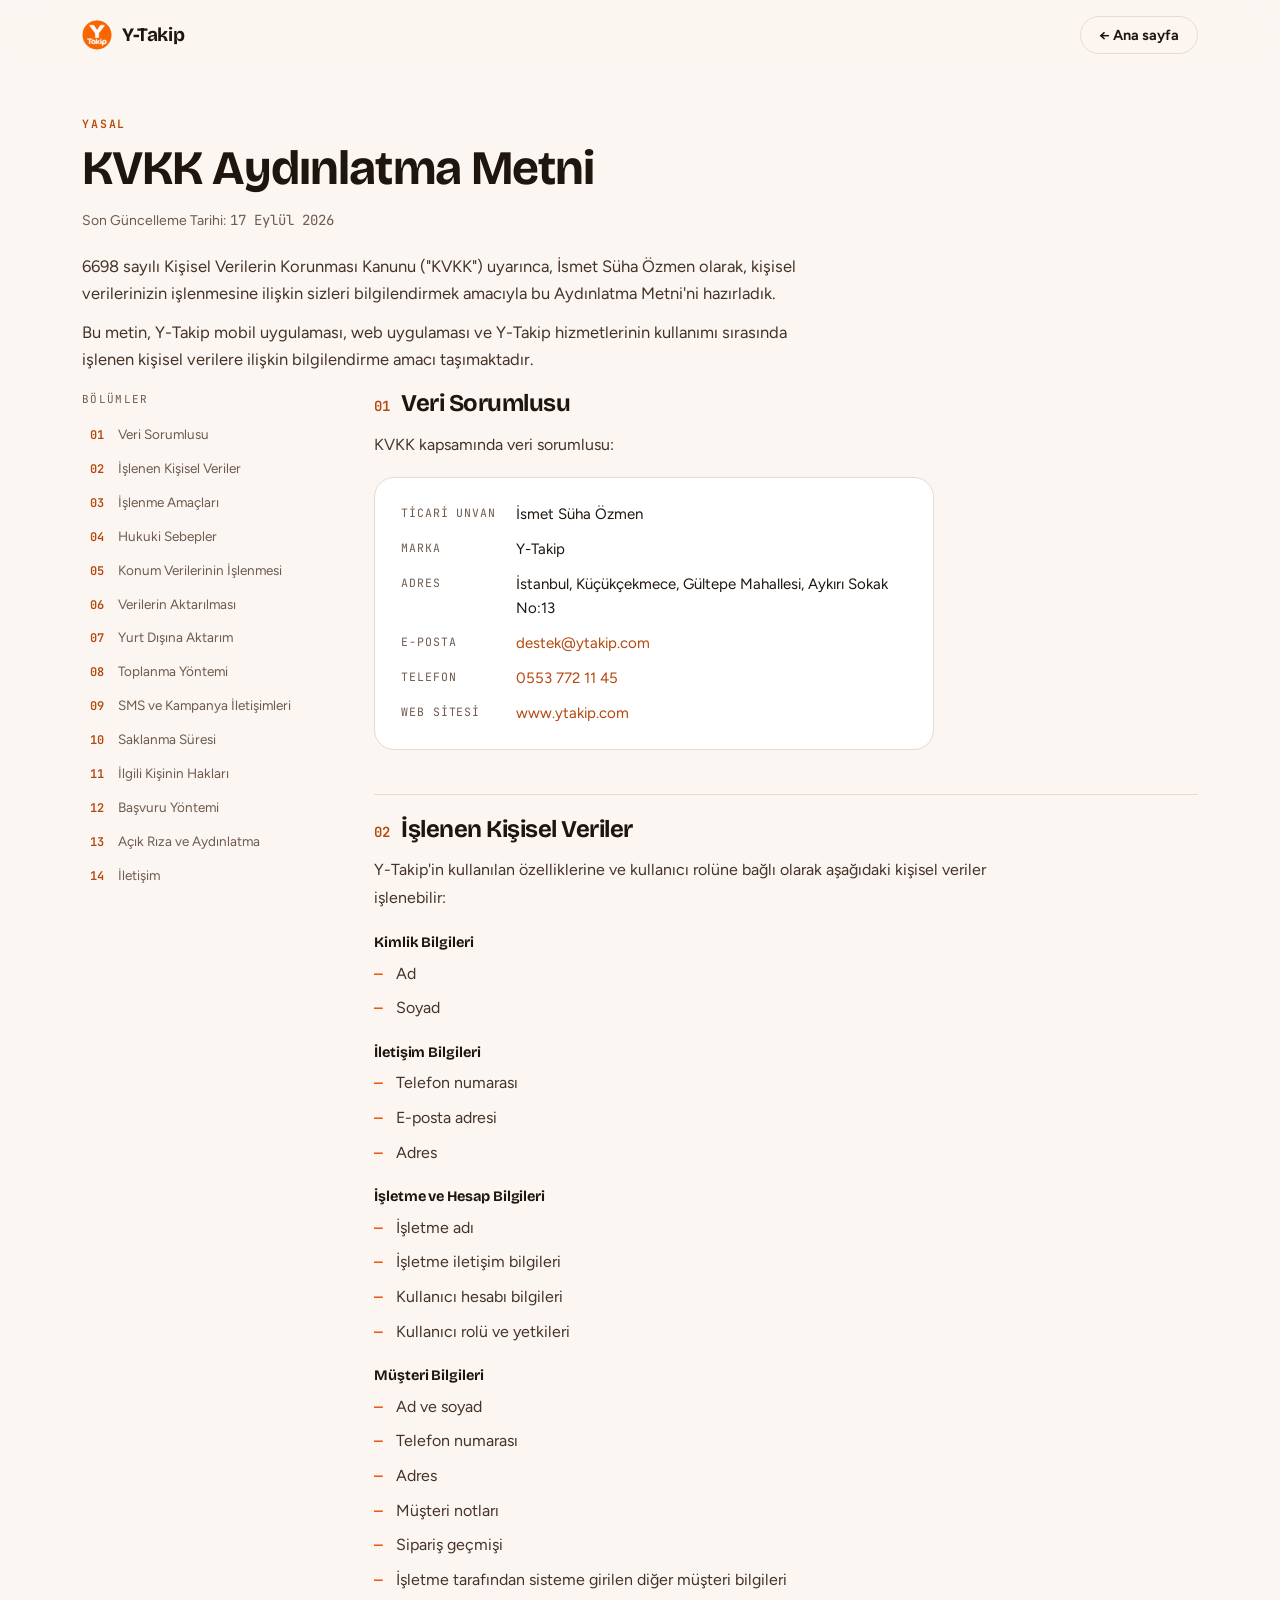
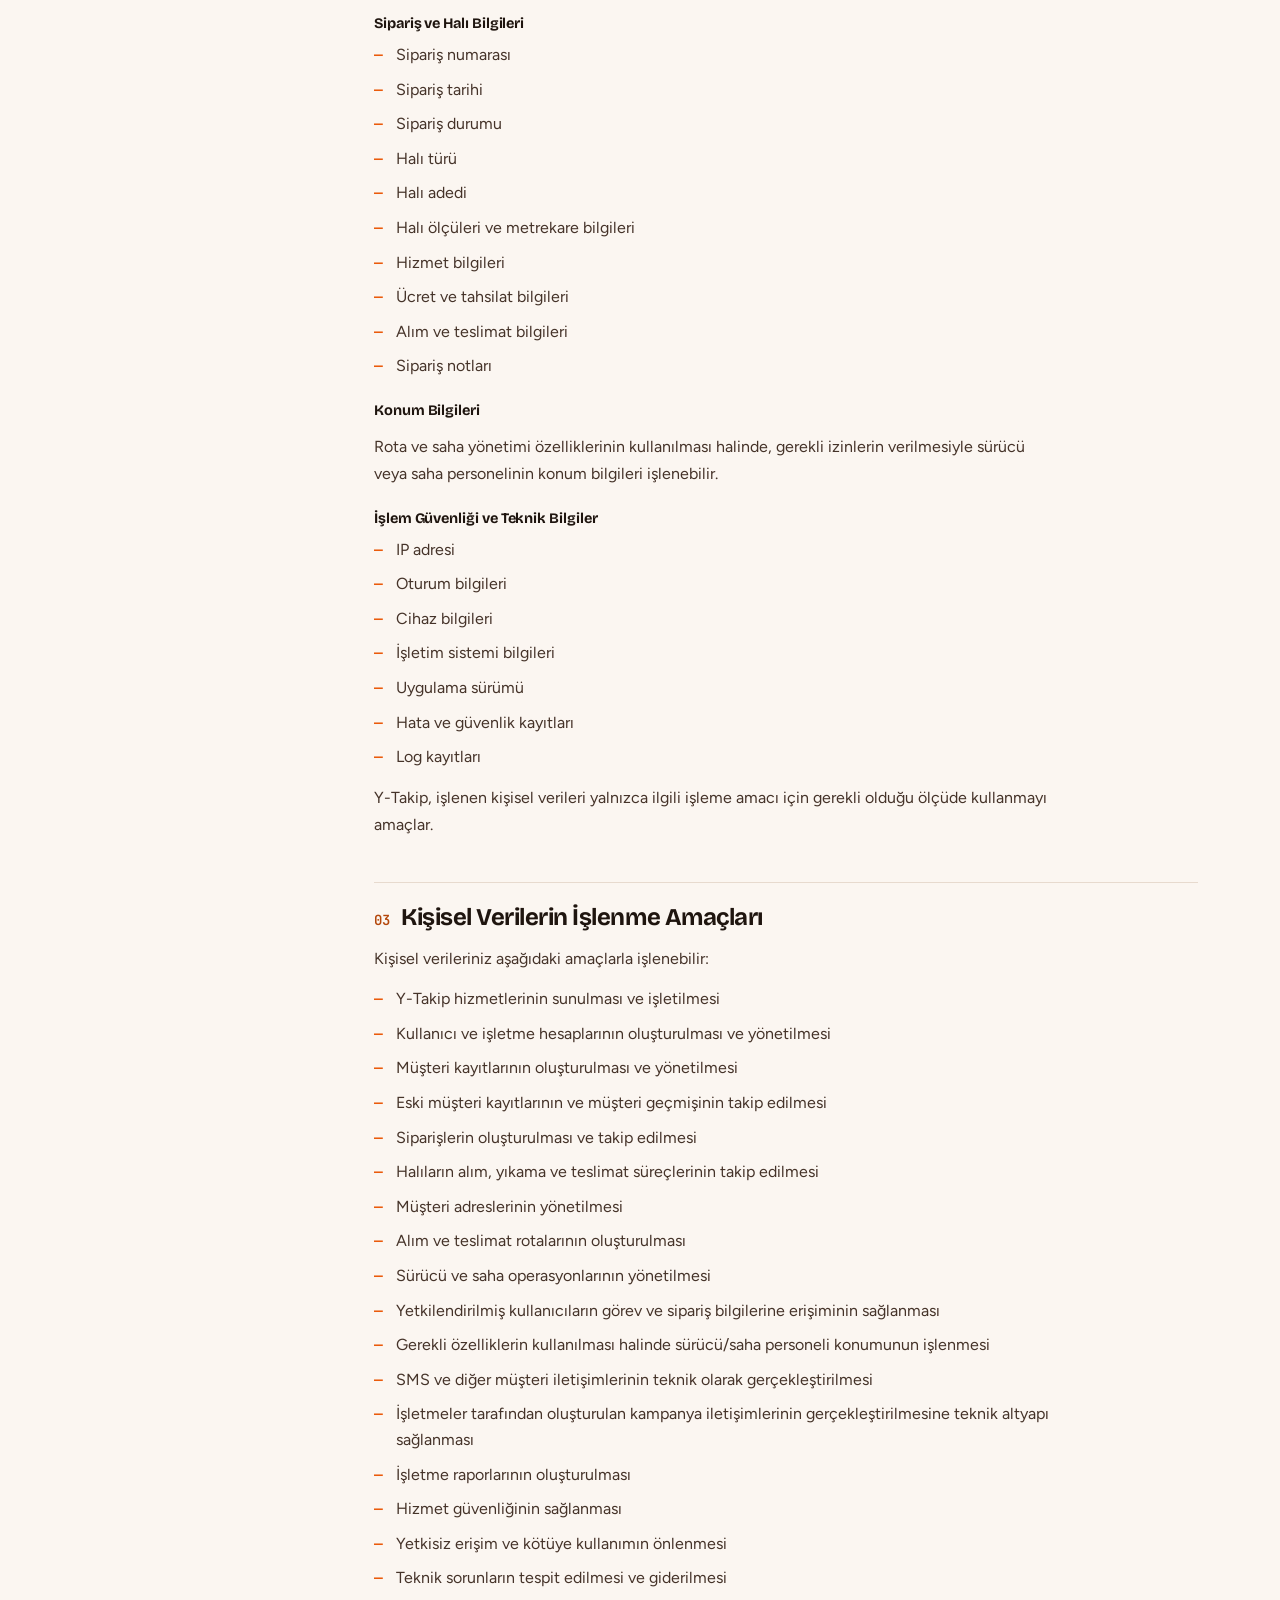
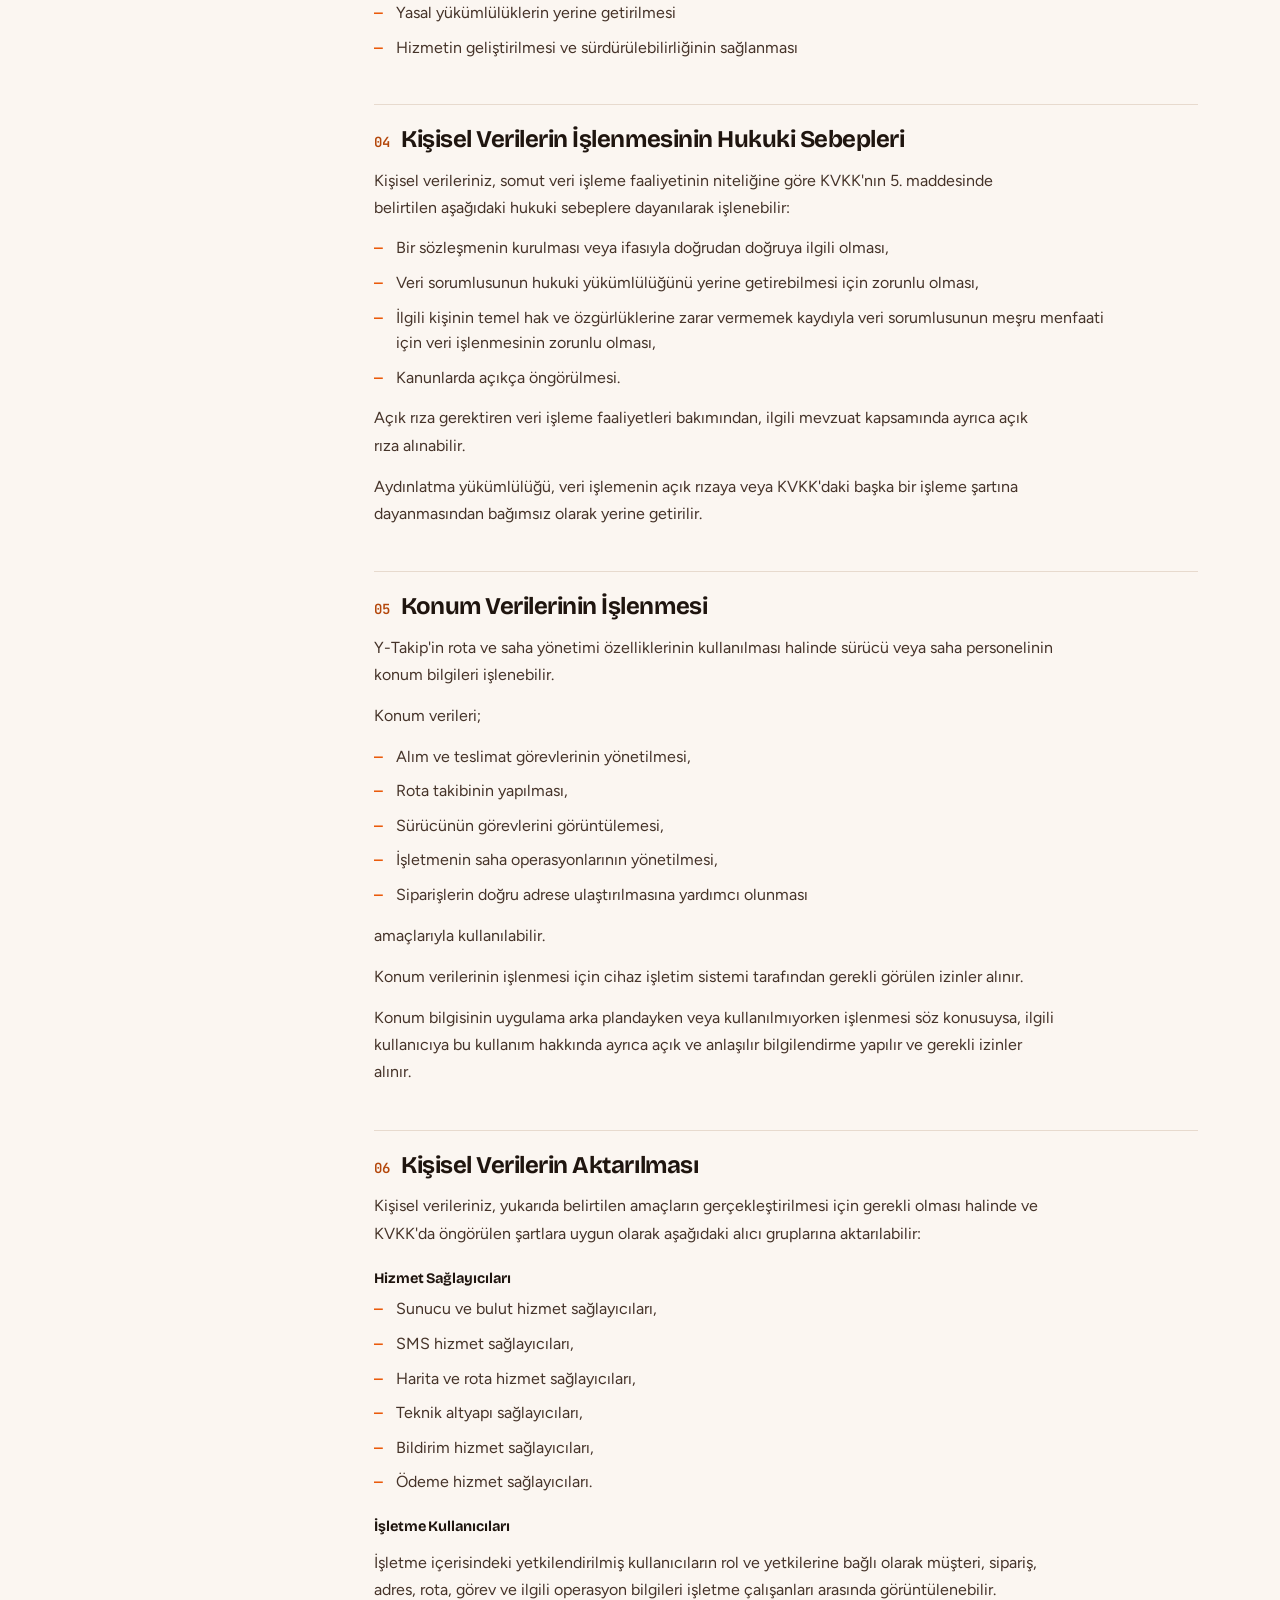
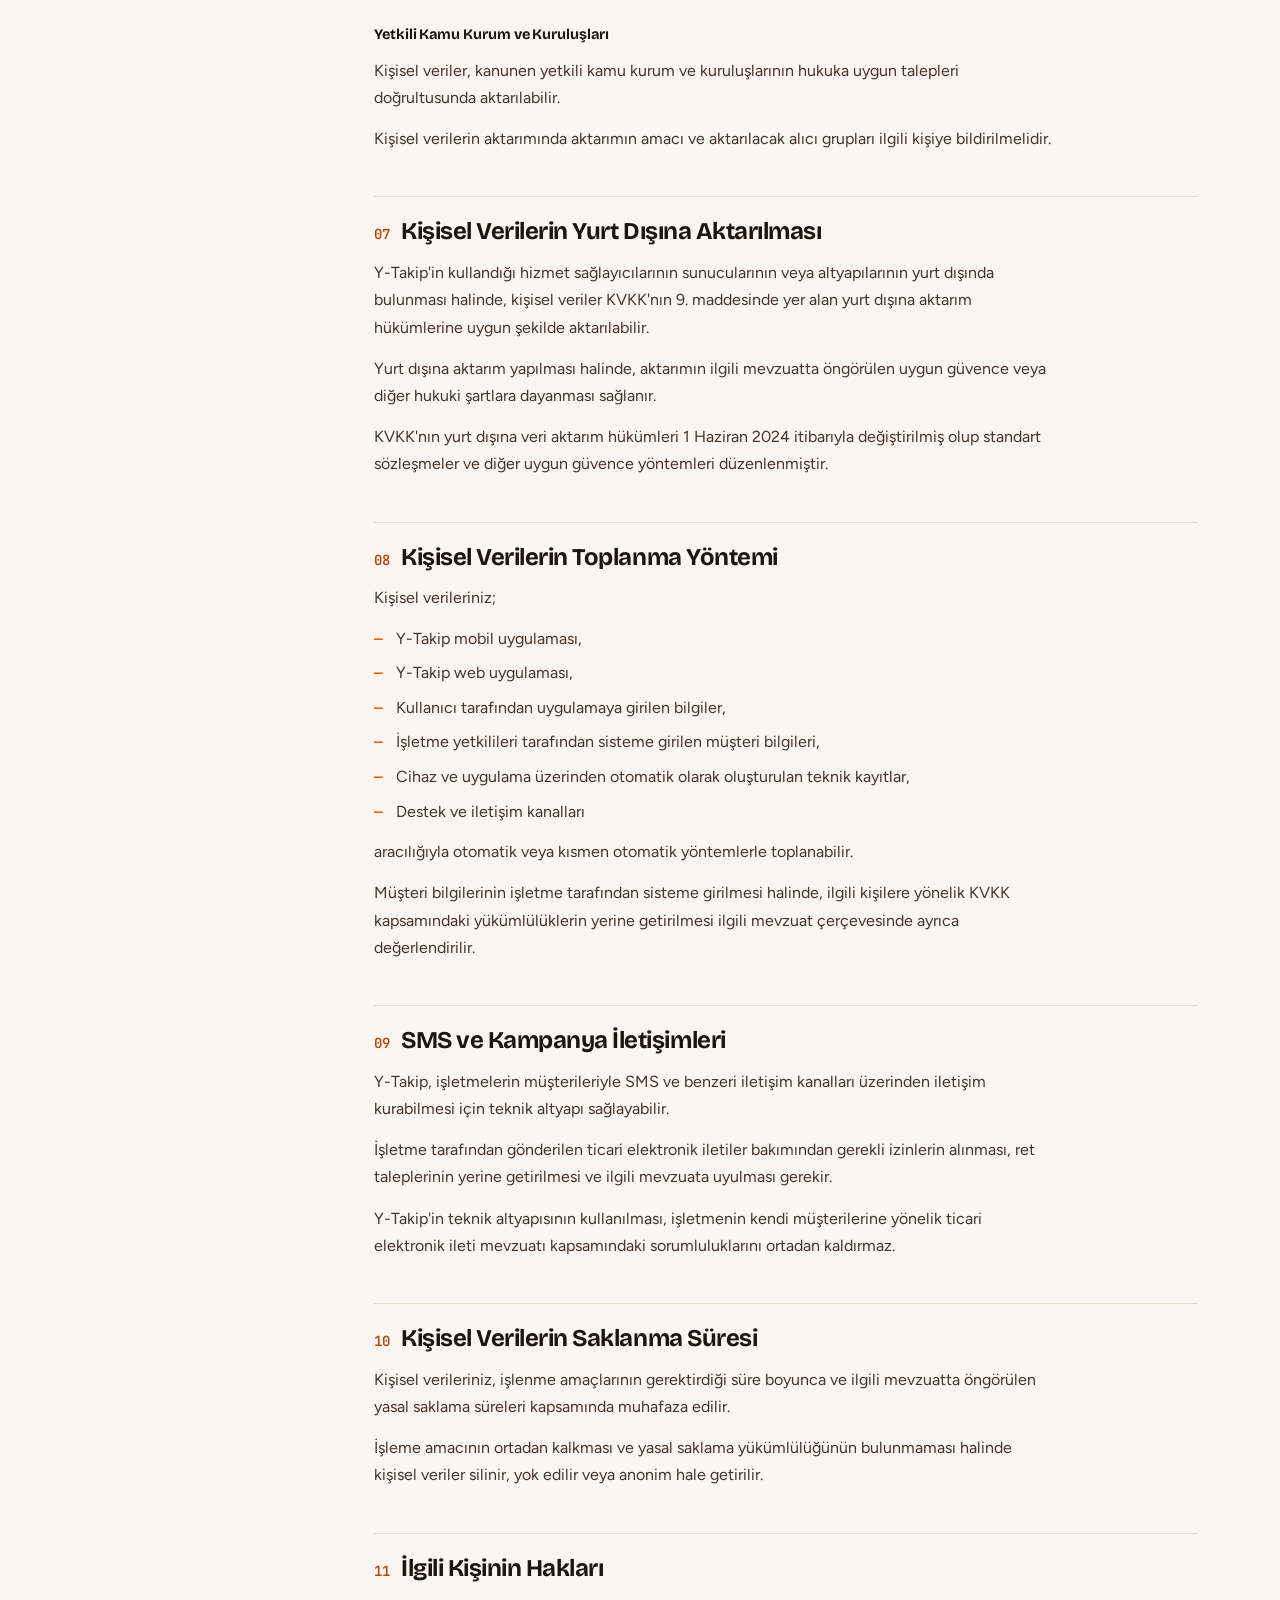
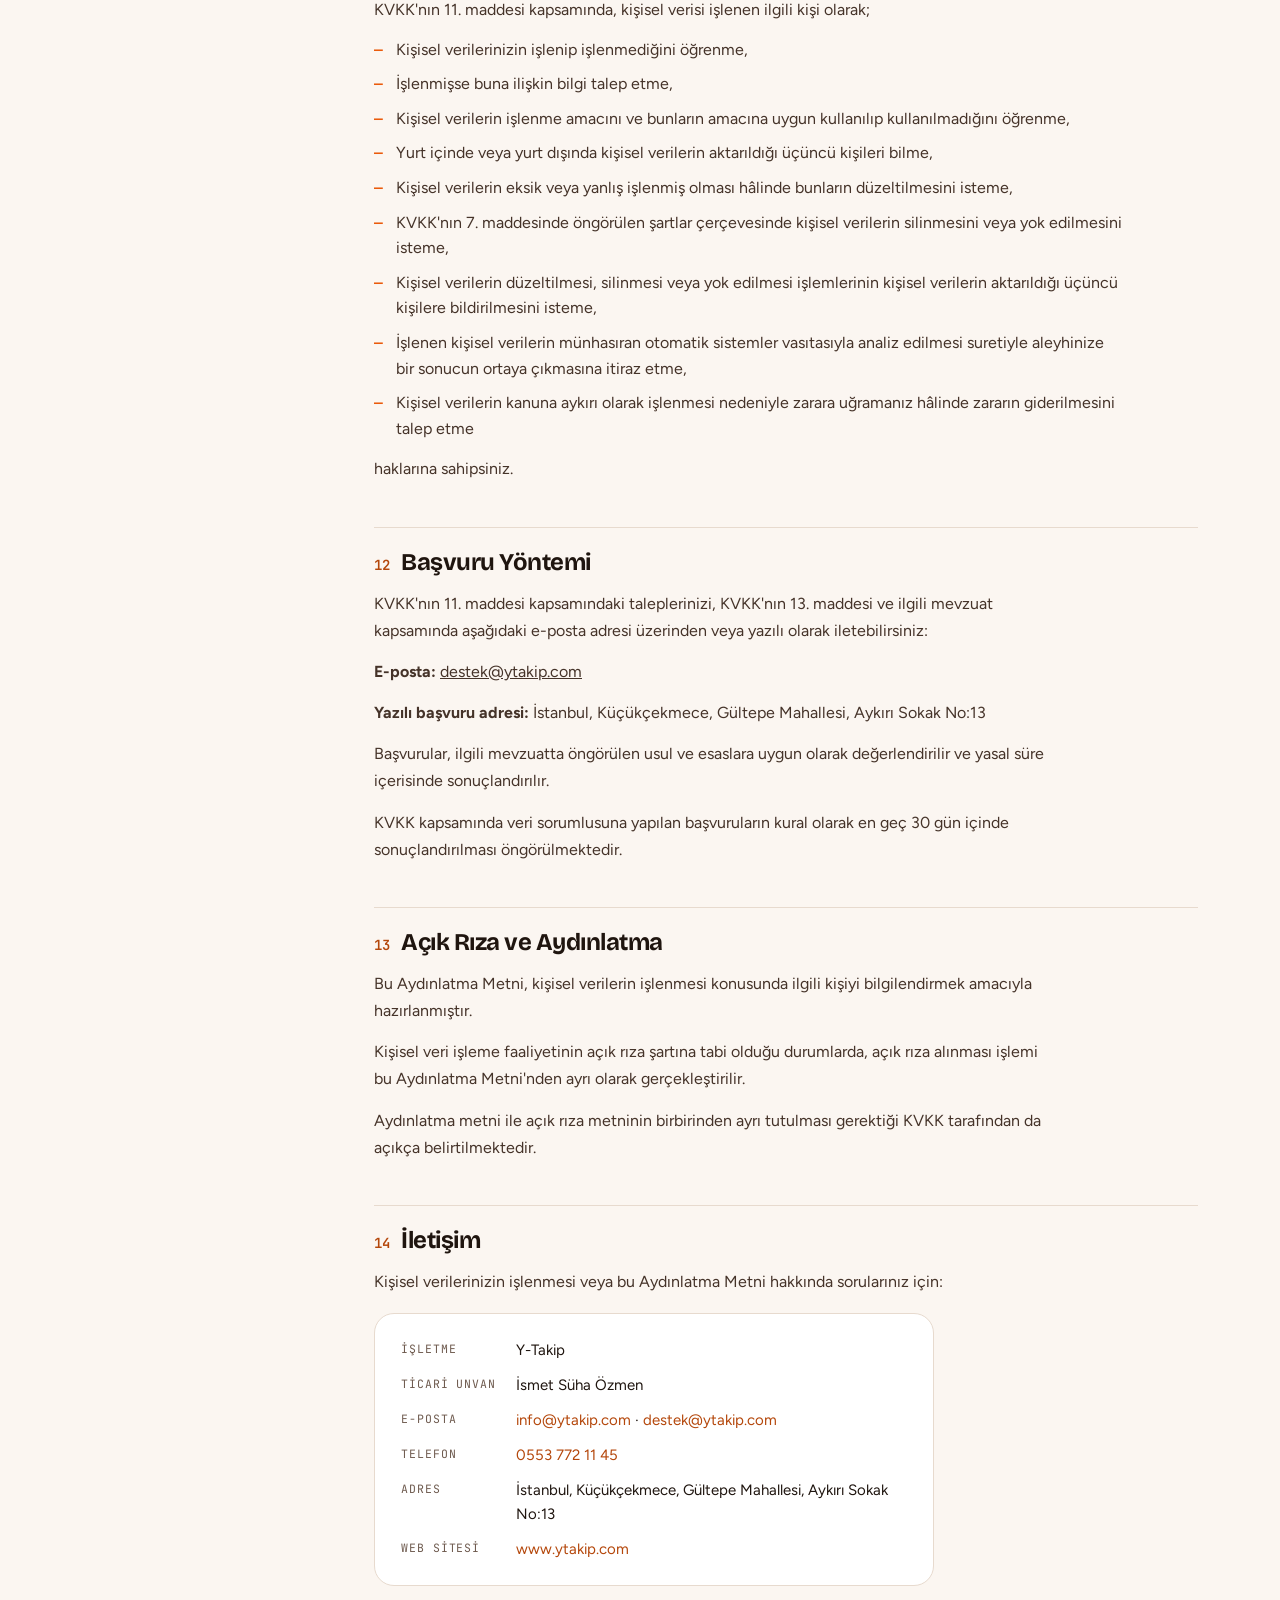
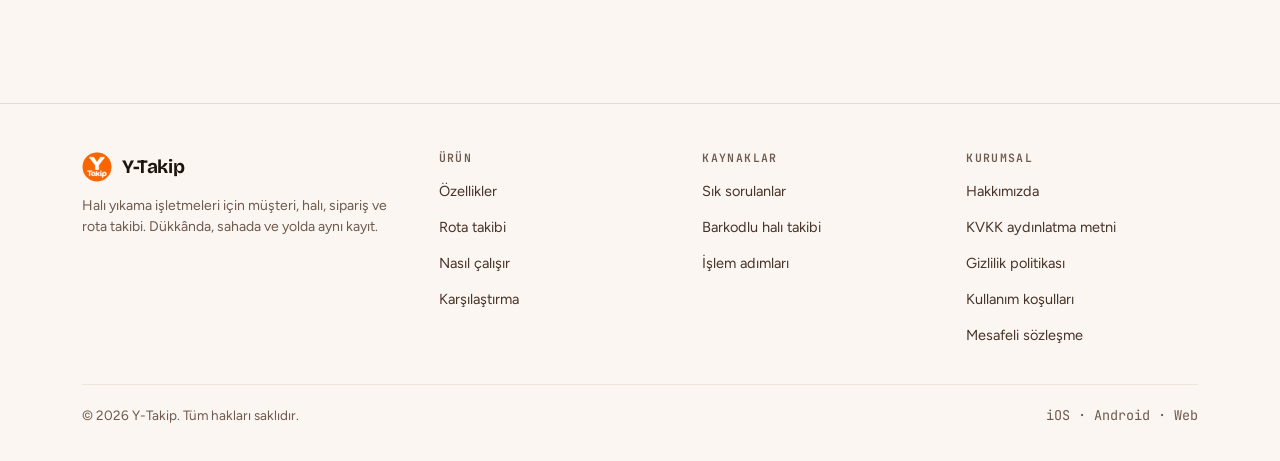
<file: kvkk-aydinlatma-metni.html>
<!DOCTYPE html>
<html lang="tr">
<head>
<meta charset="utf-8">
<meta name="viewport" content="width=device-width, initial-scale=1">
<title>KVKK Aydınlatma Metni — Y-Takip</title>
<meta name="description" content="Y-Takip kullanıcılarının kişisel verilerinin 6698 sayılı KVKK kapsamında hangi amaçla, hangi hukuki sebeple işlendiğine ilişkin aydınlatma metni.">
<meta name="theme-color" content="#EA5B0C">
<link rel="icon" type="image/png" href="assets/favicon.png">

<meta property="og:type" content="website">
<meta property="og:title" content="KVKK Aydınlatma Metni — Y-Takip">
<meta property="og:description" content="Y-Takip kullanıcılarının kişisel verilerinin 6698 sayılı KVKK kapsamında hangi amaçla, hangi hukuki sebeple işlendiğine ilişkin aydınlatma metni.">
<meta property="og:locale" content="tr_TR">
<meta name="robots" content="index, follow">

<link rel="preconnect" href="https://fonts.googleapis.com">
<link rel="preconnect" href="https://fonts.gstatic.com" crossorigin>
<link rel="stylesheet" href="https://fonts.googleapis.com/css2?family=Bricolage+Grotesque:opsz,wght@12..96,600;12..96,700;12..96,800&family=Figtree:wght@400;500;600;700&family=JetBrains+Mono:wght@400;500;600&display=swap">
<link rel="stylesheet" href="assets/style.css">
</head>
<body>

<header class="topbar" id="topbar">
  <div class="wrap topbar-inner">
    <a class="brand" href="index.html" aria-label="Y-Takip ana sayfa">
      <img src="assets/logo.png" alt="Y-Takip" width="30" height="30">
      Y-Takip
    </a>
    <a class="btn btn-ghost btn-sm" href="index.html">← Ana sayfa</a>
  </div>
</header>

<main id="top">

  <!-- ============ BAŞLIK ============ -->
  <section class="section legal-head">
    <div class="wrap">
      <p class="eyebrow">Yasal</p>
      <h1>KVKK Aydınlatma Metni</h1>
      <p class="legal-meta">
        <span>Son Güncelleme Tarihi: <time class="mono" datetime="2026-09-17">17 Eylül 2026</time></span>
      </p>
      <div class="legal-intro">
        <p>6698 sayılı Kişisel Verilerin Korunması Kanunu ("KVKK") uyarınca, İsmet Süha Özmen olarak, kişisel verilerinizin işlenmesine ilişkin sizleri bilgilendirmek amacıyla bu Aydınlatma Metni'ni hazırladık.</p>
        <p>Bu metin, Y-Takip mobil uygulaması, web uygulaması ve Y-Takip hizmetlerinin kullanımı sırasında işlenen kişisel verilere ilişkin bilgilendirme amacı taşımaktadır.</p>
      </div>
    </div>
  </section>

  <!-- ============ İÇERİK ============ -->
  <section class="wrap legal-layout">

    <nav class="legal-toc" aria-label="Bölümler">
      <p class="legal-toc-label">Bölümler</p>
      <a href="#s1"><b>01</b> Veri Sorumlusu</a>
      <a href="#s2"><b>02</b> İşlenen Kişisel Veriler</a>
      <a href="#s3"><b>03</b> İşlenme Amaçları</a>
      <a href="#s4"><b>04</b> Hukuki Sebepler</a>
      <a href="#s5"><b>05</b> Konum Verilerinin İşlenmesi</a>
      <a href="#s6"><b>06</b> Verilerin Aktarılması</a>
      <a href="#s7"><b>07</b> Yurt Dışına Aktarım</a>
      <a href="#s8"><b>08</b> Toplanma Yöntemi</a>
      <a href="#s9"><b>09</b> SMS ve Kampanya İletişimleri</a>
      <a href="#s10"><b>10</b> Saklanma Süresi</a>
      <a href="#s11"><b>11</b> İlgili Kişinin Hakları</a>
      <a href="#s12"><b>12</b> Başvuru Yöntemi</a>
      <a href="#s13"><b>13</b> Açık Rıza ve Aydınlatma</a>
      <a href="#s14"><b>14</b> İletişim</a>
    </nav>

    <div class="legal-body">

      <h2 id="s1"><span class="legal-num">01</span> Veri Sorumlusu</h2>
      <p>KVKK kapsamında veri sorumlusu:</p>
      <dl class="legal-contact">
        <dt>Ticari Unvan</dt>
        <dd>İsmet Süha Özmen</dd>
        <dt>Marka</dt>
        <dd>Y-Takip</dd>
        <dt>Adres</dt>
        <dd>İstanbul, Küçükçekmece, Gültepe Mahallesi, Aykırı Sokak No:13</dd>
        <dt>E-posta</dt>
        <dd><a href="mailto:destek@ytakip.com">destek@ytakip.com</a></dd>
        <dt>Telefon</dt>
        <dd><a href="tel:+905537721145">0553 772 11 45</a></dd>
        <dt>Web Sitesi</dt>
        <dd><a href="https://www.ytakip.com/">www.ytakip.com</a></dd>
      </dl>

      <h2 id="s2"><span class="legal-num">02</span> İşlenen Kişisel Veriler</h2>
      <p>Y-Takip'in kullanılan özelliklerine ve kullanıcı rolüne bağlı olarak aşağıdaki kişisel veriler işlenebilir:</p>

      <h3>Kimlik Bilgileri</h3>
      <ul>
        <li>Ad</li>
        <li>Soyad</li>
      </ul>

      <h3>İletişim Bilgileri</h3>
      <ul>
        <li>Telefon numarası</li>
        <li>E-posta adresi</li>
        <li>Adres</li>
      </ul>

      <h3>İşletme ve Hesap Bilgileri</h3>
      <ul>
        <li>İşletme adı</li>
        <li>İşletme iletişim bilgileri</li>
        <li>Kullanıcı hesabı bilgileri</li>
        <li>Kullanıcı rolü ve yetkileri</li>
      </ul>

      <h3>Müşteri Bilgileri</h3>
      <ul>
        <li>Ad ve soyad</li>
        <li>Telefon numarası</li>
        <li>Adres</li>
        <li>Müşteri notları</li>
        <li>Sipariş geçmişi</li>
        <li>İşletme tarafından sisteme girilen diğer müşteri bilgileri</li>
      </ul>

      <h3>Sipariş ve Halı Bilgileri</h3>
      <ul>
        <li>Sipariş numarası</li>
        <li>Sipariş tarihi</li>
        <li>Sipariş durumu</li>
        <li>Halı türü</li>
        <li>Halı adedi</li>
        <li>Halı ölçüleri ve metrekare bilgileri</li>
        <li>Hizmet bilgileri</li>
        <li>Ücret ve tahsilat bilgileri</li>
        <li>Alım ve teslimat bilgileri</li>
        <li>Sipariş notları</li>
      </ul>

      <h3>Konum Bilgileri</h3>
      <p>Rota ve saha yönetimi özelliklerinin kullanılması halinde, gerekli izinlerin verilmesiyle sürücü veya saha personelinin konum bilgileri işlenebilir.</p>

      <h3>İşlem Güvenliği ve Teknik Bilgiler</h3>
      <ul>
        <li>IP adresi</li>
        <li>Oturum bilgileri</li>
        <li>Cihaz bilgileri</li>
        <li>İşletim sistemi bilgileri</li>
        <li>Uygulama sürümü</li>
        <li>Hata ve güvenlik kayıtları</li>
        <li>Log kayıtları</li>
      </ul>

      <p>Y-Takip, işlenen kişisel verileri yalnızca ilgili işleme amacı için gerekli olduğu ölçüde kullanmayı amaçlar.</p>

      <h2 id="s3"><span class="legal-num">03</span> Kişisel Verilerin İşlenme Amaçları</h2>
      <p>Kişisel verileriniz aşağıdaki amaçlarla işlenebilir:</p>
      <ul>
        <li>Y-Takip hizmetlerinin sunulması ve işletilmesi</li>
        <li>Kullanıcı ve işletme hesaplarının oluşturulması ve yönetilmesi</li>
        <li>Müşteri kayıtlarının oluşturulması ve yönetilmesi</li>
        <li>Eski müşteri kayıtlarının ve müşteri geçmişinin takip edilmesi</li>
        <li>Siparişlerin oluşturulması ve takip edilmesi</li>
        <li>Halıların alım, yıkama ve teslimat süreçlerinin takip edilmesi</li>
        <li>Müşteri adreslerinin yönetilmesi</li>
        <li>Alım ve teslimat rotalarının oluşturulması</li>
        <li>Sürücü ve saha operasyonlarının yönetilmesi</li>
        <li>Yetkilendirilmiş kullanıcıların görev ve sipariş bilgilerine erişiminin sağlanması</li>
        <li>Gerekli özelliklerin kullanılması halinde sürücü/saha personeli konumunun işlenmesi</li>
        <li>SMS ve diğer müşteri iletişimlerinin teknik olarak gerçekleştirilmesi</li>
        <li>İşletmeler tarafından oluşturulan kampanya iletişimlerinin gerçekleştirilmesine teknik altyapı sağlanması</li>
        <li>İşletme raporlarının oluşturulması</li>
        <li>Hizmet güvenliğinin sağlanması</li>
        <li>Yetkisiz erişim ve kötüye kullanımın önlenmesi</li>
        <li>Teknik sorunların tespit edilmesi ve giderilmesi</li>
        <li>Yasal yükümlülüklerin yerine getirilmesi</li>
        <li>Hizmetin geliştirilmesi ve sürdürülebilirliğinin sağlanması</li>
      </ul>

      <h2 id="s4"><span class="legal-num">04</span> Kişisel Verilerin İşlenmesinin Hukuki Sebepleri</h2>
      <p>Kişisel verileriniz, somut veri işleme faaliyetinin niteliğine göre KVKK'nın 5. maddesinde belirtilen aşağıdaki hukuki sebeplere dayanılarak işlenebilir:</p>
      <ul>
        <li>Bir sözleşmenin kurulması veya ifasıyla doğrudan doğruya ilgili olması,</li>
        <li>Veri sorumlusunun hukuki yükümlülüğünü yerine getirebilmesi için zorunlu olması,</li>
        <li>İlgili kişinin temel hak ve özgürlüklerine zarar vermemek kaydıyla veri sorumlusunun meşru menfaati için veri işlenmesinin zorunlu olması,</li>
        <li>Kanunlarda açıkça öngörülmesi.</li>
      </ul>
      <p>Açık rıza gerektiren veri işleme faaliyetleri bakımından, ilgili mevzuat kapsamında ayrıca açık rıza alınabilir.</p>
      <p>Aydınlatma yükümlülüğü, veri işlemenin açık rızaya veya KVKK'daki başka bir işleme şartına dayanmasından bağımsız olarak yerine getirilir.</p>

      <h2 id="s5"><span class="legal-num">05</span> Konum Verilerinin İşlenmesi</h2>
      <p>Y-Takip'in rota ve saha yönetimi özelliklerinin kullanılması halinde sürücü veya saha personelinin konum bilgileri işlenebilir.</p>
      <p>Konum verileri;</p>
      <ul>
        <li>Alım ve teslimat görevlerinin yönetilmesi,</li>
        <li>Rota takibinin yapılması,</li>
        <li>Sürücünün görevlerini görüntülemesi,</li>
        <li>İşletmenin saha operasyonlarının yönetilmesi,</li>
        <li>Siparişlerin doğru adrese ulaştırılmasına yardımcı olunması</li>
      </ul>
      <p>amaçlarıyla kullanılabilir.</p>
      <p>Konum verilerinin işlenmesi için cihaz işletim sistemi tarafından gerekli görülen izinler alınır.</p>
      <p>Konum bilgisinin uygulama arka plandayken veya kullanılmıyorken işlenmesi söz konusuysa, ilgili kullanıcıya bu kullanım hakkında ayrıca açık ve anlaşılır bilgilendirme yapılır ve gerekli izinler alınır.</p>

      <h2 id="s6"><span class="legal-num">06</span> Kişisel Verilerin Aktarılması</h2>
      <p>Kişisel verileriniz, yukarıda belirtilen amaçların gerçekleştirilmesi için gerekli olması halinde ve KVKK'da öngörülen şartlara uygun olarak aşağıdaki alıcı gruplarına aktarılabilir:</p>

      <h3>Hizmet Sağlayıcıları</h3>
      <ul>
        <li>Sunucu ve bulut hizmet sağlayıcıları,</li>
        <li>SMS hizmet sağlayıcıları,</li>
        <li>Harita ve rota hizmet sağlayıcıları,</li>
        <li>Teknik altyapı sağlayıcıları,</li>
        <li>Bildirim hizmet sağlayıcıları,</li>
        <li>Ödeme hizmet sağlayıcıları.</li>
      </ul>

      <h3>İşletme Kullanıcıları</h3>
      <p>İşletme içerisindeki yetkilendirilmiş kullanıcıların rol ve yetkilerine bağlı olarak müşteri, sipariş, adres, rota, görev ve ilgili operasyon bilgileri işletme çalışanları arasında görüntülenebilir.</p>

      <h3>Yetkili Kamu Kurum ve Kuruluşları</h3>
      <p>Kişisel veriler, kanunen yetkili kamu kurum ve kuruluşlarının hukuka uygun talepleri doğrultusunda aktarılabilir.</p>

      <p>Kişisel verilerin aktarımında aktarımın amacı ve aktarılacak alıcı grupları ilgili kişiye bildirilmelidir.</p>

      <h2 id="s7"><span class="legal-num">07</span> Kişisel Verilerin Yurt Dışına Aktarılması</h2>
      <p>Y-Takip'in kullandığı hizmet sağlayıcılarının sunucularının veya altyapılarının yurt dışında bulunması halinde, kişisel veriler KVKK'nın 9. maddesinde yer alan yurt dışına aktarım hükümlerine uygun şekilde aktarılabilir.</p>
      <p>Yurt dışına aktarım yapılması halinde, aktarımın ilgili mevzuatta öngörülen uygun güvence veya diğer hukuki şartlara dayanması sağlanır.</p>
      <p>KVKK'nın yurt dışına veri aktarım hükümleri 1 Haziran 2024 itibarıyla değiştirilmiş olup standart sözleşmeler ve diğer uygun güvence yöntemleri düzenlenmiştir.</p>

      <h2 id="s8"><span class="legal-num">08</span> Kişisel Verilerin Toplanma Yöntemi</h2>
      <p>Kişisel verileriniz;</p>
      <ul>
        <li>Y-Takip mobil uygulaması,</li>
        <li>Y-Takip web uygulaması,</li>
        <li>Kullanıcı tarafından uygulamaya girilen bilgiler,</li>
        <li>İşletme yetkilileri tarafından sisteme girilen müşteri bilgileri,</li>
        <li>Cihaz ve uygulama üzerinden otomatik olarak oluşturulan teknik kayıtlar,</li>
        <li>Destek ve iletişim kanalları</li>
      </ul>
      <p>aracılığıyla otomatik veya kısmen otomatik yöntemlerle toplanabilir.</p>
      <p>Müşteri bilgilerinin işletme tarafından sisteme girilmesi halinde, ilgili kişilere yönelik KVKK kapsamındaki yükümlülüklerin yerine getirilmesi ilgili mevzuat çerçevesinde ayrıca değerlendirilir.</p>

      <h2 id="s9"><span class="legal-num">09</span> SMS ve Kampanya İletişimleri</h2>
      <p>Y-Takip, işletmelerin müşterileriyle SMS ve benzeri iletişim kanalları üzerinden iletişim kurabilmesi için teknik altyapı sağlayabilir.</p>
      <p>İşletme tarafından gönderilen ticari elektronik iletiler bakımından gerekli izinlerin alınması, ret taleplerinin yerine getirilmesi ve ilgili mevzuata uyulması gerekir.</p>
      <p>Y-Takip'in teknik altyapısının kullanılması, işletmenin kendi müşterilerine yönelik ticari elektronik ileti mevzuatı kapsamındaki sorumluluklarını ortadan kaldırmaz.</p>

      <h2 id="s10"><span class="legal-num">10</span> Kişisel Verilerin Saklanma Süresi</h2>
      <p>Kişisel verileriniz, işlenme amaçlarının gerektirdiği süre boyunca ve ilgili mevzuatta öngörülen yasal saklama süreleri kapsamında muhafaza edilir.</p>
      <p>İşleme amacının ortadan kalkması ve yasal saklama yükümlülüğünün bulunmaması halinde kişisel veriler silinir, yok edilir veya anonim hale getirilir.</p>

      <h2 id="s11"><span class="legal-num">11</span> İlgili Kişinin Hakları</h2>
      <p>KVKK'nın 11. maddesi kapsamında, kişisel verisi işlenen ilgili kişi olarak;</p>
      <ul>
        <li>Kişisel verilerinizin işlenip işlenmediğini öğrenme,</li>
        <li>İşlenmişse buna ilişkin bilgi talep etme,</li>
        <li>Kişisel verilerin işlenme amacını ve bunların amacına uygun kullanılıp kullanılmadığını öğrenme,</li>
        <li>Yurt içinde veya yurt dışında kişisel verilerin aktarıldığı üçüncü kişileri bilme,</li>
        <li>Kişisel verilerin eksik veya yanlış işlenmiş olması hâlinde bunların düzeltilmesini isteme,</li>
        <li>KVKK'nın 7. maddesinde öngörülen şartlar çerçevesinde kişisel verilerin silinmesini veya yok edilmesini isteme,</li>
        <li>Kişisel verilerin düzeltilmesi, silinmesi veya yok edilmesi işlemlerinin kişisel verilerin aktarıldığı üçüncü kişilere bildirilmesini isteme,</li>
        <li>İşlenen kişisel verilerin münhasıran otomatik sistemler vasıtasıyla analiz edilmesi suretiyle aleyhinize bir sonucun ortaya çıkmasına itiraz etme,</li>
        <li>Kişisel verilerin kanuna aykırı olarak işlenmesi nedeniyle zarara uğramanız hâlinde zararın giderilmesini talep etme</li>
      </ul>
      <p>haklarına sahipsiniz.</p>

      <h2 id="s12"><span class="legal-num">12</span> Başvuru Yöntemi</h2>
      <p>KVKK'nın 11. maddesi kapsamındaki taleplerinizi, KVKK'nın 13. maddesi ve ilgili mevzuat kapsamında aşağıdaki e-posta adresi üzerinden veya yazılı olarak iletebilirsiniz:</p>
      <p><strong>E-posta:</strong> <a href="mailto:destek@ytakip.com">destek@ytakip.com</a></p>
      <p><strong>Yazılı başvuru adresi:</strong> İstanbul, Küçükçekmece, Gültepe Mahallesi, Aykırı Sokak No:13</p>
      <p>Başvurular, ilgili mevzuatta öngörülen usul ve esaslara uygun olarak değerlendirilir ve yasal süre içerisinde sonuçlandırılır.</p>
      <p>KVKK kapsamında veri sorumlusuna yapılan başvuruların kural olarak en geç 30 gün içinde sonuçlandırılması öngörülmektedir.</p>

      <h2 id="s13"><span class="legal-num">13</span> Açık Rıza ve Aydınlatma</h2>
      <p>Bu Aydınlatma Metni, kişisel verilerin işlenmesi konusunda ilgili kişiyi bilgilendirmek amacıyla hazırlanmıştır.</p>
      <p>Kişisel veri işleme faaliyetinin açık rıza şartına tabi olduğu durumlarda, açık rıza alınması işlemi bu Aydınlatma Metni'nden ayrı olarak gerçekleştirilir.</p>
      <p>Aydınlatma metni ile açık rıza metninin birbirinden ayrı tutulması gerektiği KVKK tarafından da açıkça belirtilmektedir.</p>

      <h2 id="s14"><span class="legal-num">14</span> İletişim</h2>
      <p>Kişisel verilerinizin işlenmesi veya bu Aydınlatma Metni hakkında sorularınız için:</p>

      <dl class="legal-contact">
        <dt>İşletme</dt>
        <dd>Y-Takip</dd>
        <dt>Ticari Unvan</dt>
        <dd>İsmet Süha Özmen</dd>
        <dt>E-posta</dt>
        <dd><a href="mailto:info@ytakip.com">info@ytakip.com</a> · <a href="mailto:destek@ytakip.com">destek@ytakip.com</a></dd>
        <dt>Telefon</dt>
        <dd><a href="tel:+905537721145">0553 772 11 45</a></dd>
        <dt>Adres</dt>
        <dd>İstanbul, Küçükçekmece, Gültepe Mahallesi, Aykırı Sokak No:13</dd>
        <dt>Web Sitesi</dt>
        <dd><a href="https://www.ytakip.com/">www.ytakip.com</a></dd>
      </dl>

    </div>
  </section>

</main>

<footer class="foot">
  <div class="wrap">
    <div class="foot-grid">
      <div class="foot-brand">
        <a class="brand" href="index.html">
          <img src="assets/logo.png" alt="Y-Takip" width="30" height="30">
          Y-Takip
        </a>
        <p>Halı yıkama işletmeleri için müşteri, halı, sipariş ve rota takibi. Dükkânda, sahada ve yolda aynı kayıt.</p>
      </div>

      <div class="foot-col">
        <h4>Ürün</h4>
        <ul>
          <li><a href="index.html#ozellikler">Özellikler</a></li>
          <li><a href="index.html#rota">Rota takibi</a></li>
          <li><a href="index.html#surec">Nasıl çalışır</a></li>
          <li><a href="index.html#karsilastirma">Karşılaştırma</a></li>
        </ul>
      </div>

      <div class="foot-col">
        <h4>Kaynaklar</h4>
        <ul>
          <li><a href="index.html#sss">Sık sorulanlar</a></li>
          <li><a href="index.html#ozellikler">Barkodlu halı takibi</a></li>
          <li><a href="index.html#surec">İşlem adımları</a></li>
        </ul>
      </div>

      <div class="foot-col">
        <h4>Kurumsal</h4>
        <ul>
          <li><a href="#">Hakkımızda</a></li>
          <li><a href="kvkk-aydinlatma-metni.html" aria-current="page">KVKK aydınlatma metni</a></li>
          <li><a href="gizlilik-politikasi.html">Gizlilik politikası</a></li>
          <li><a href="kullanim-kosullari.html">Kullanım koşulları</a></li>
          <li><a href="mesafeli-sozlesme.html">Mesafeli sözleşme</a></li>
        </ul>
      </div>
    </div>

    <div class="foot-bottom">
      <span>© <span id="year">2026</span> Y-Takip. Tüm hakları saklıdır.</span>
      <span class="fb-right mono">iOS · Android · Web</span>
    </div>
  </div>
</footer>

<script src="assets/app.js"></script>
</body>
</html>
</file>
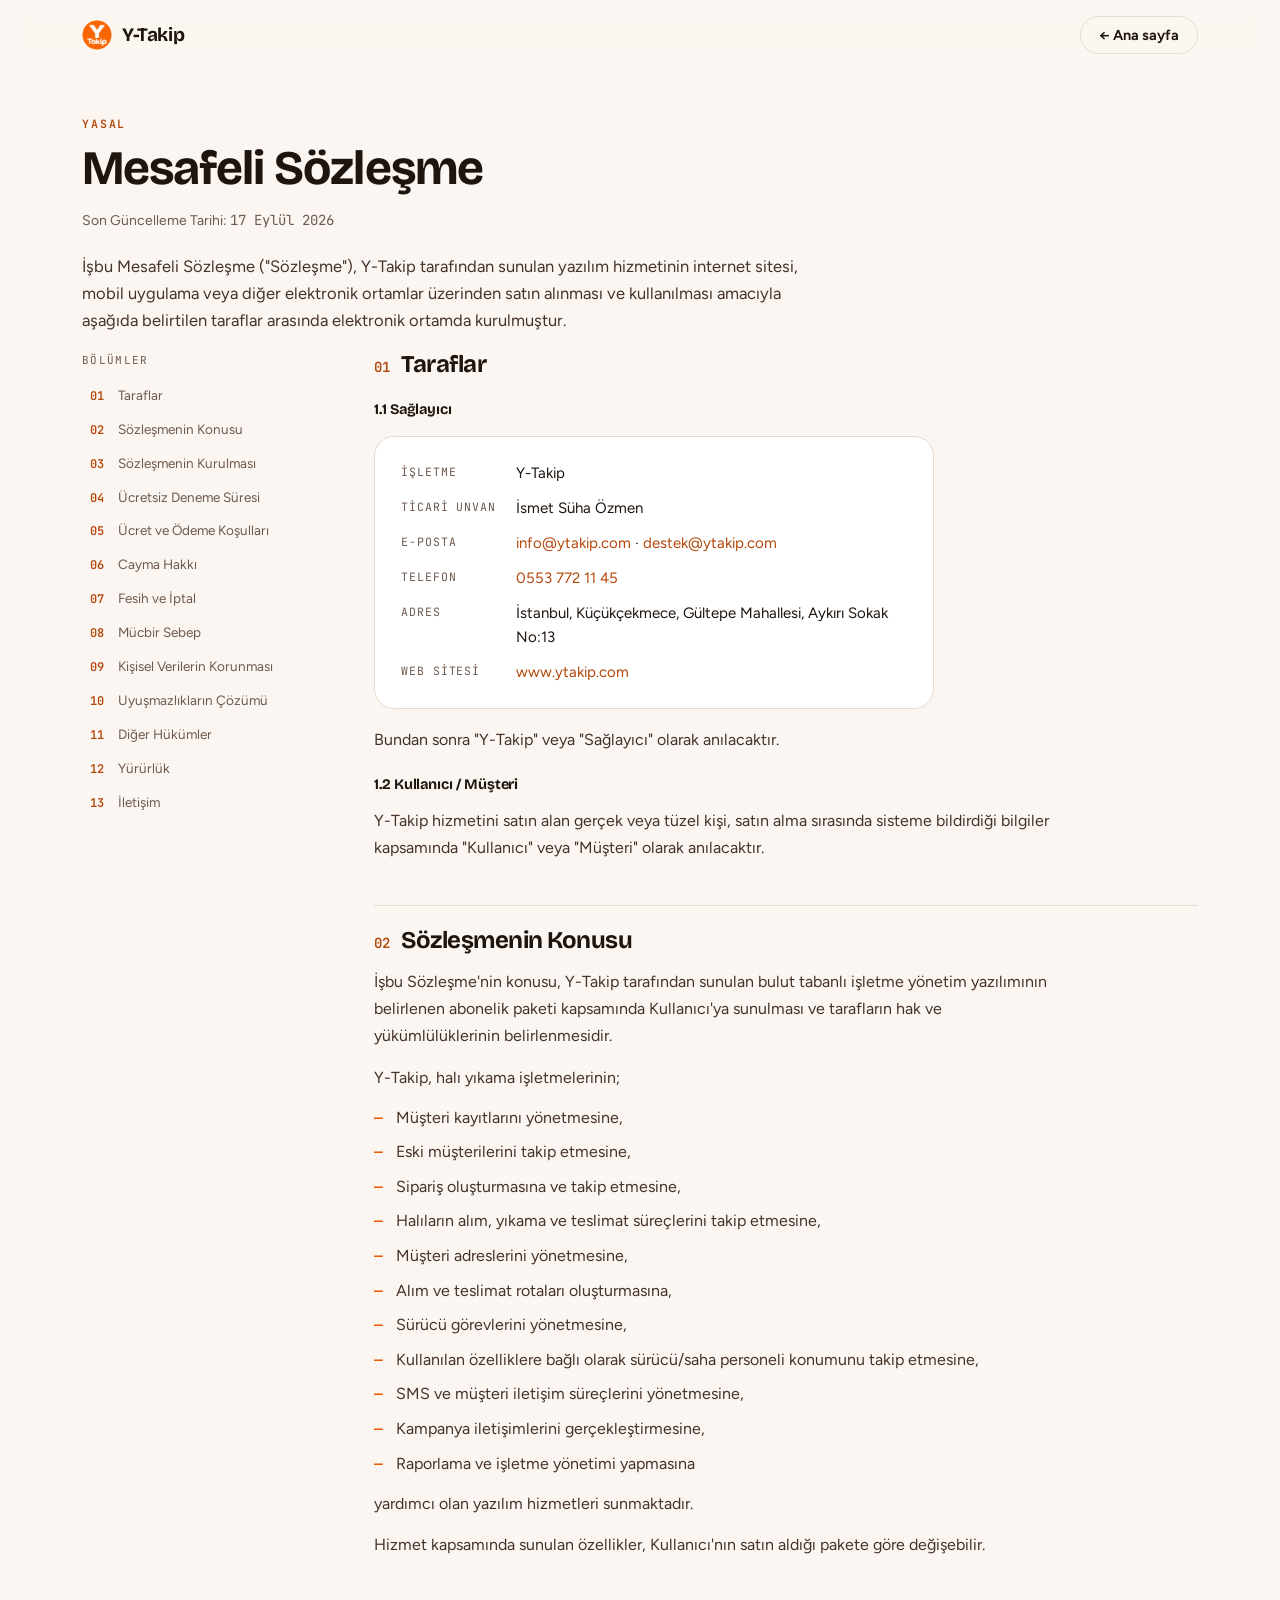
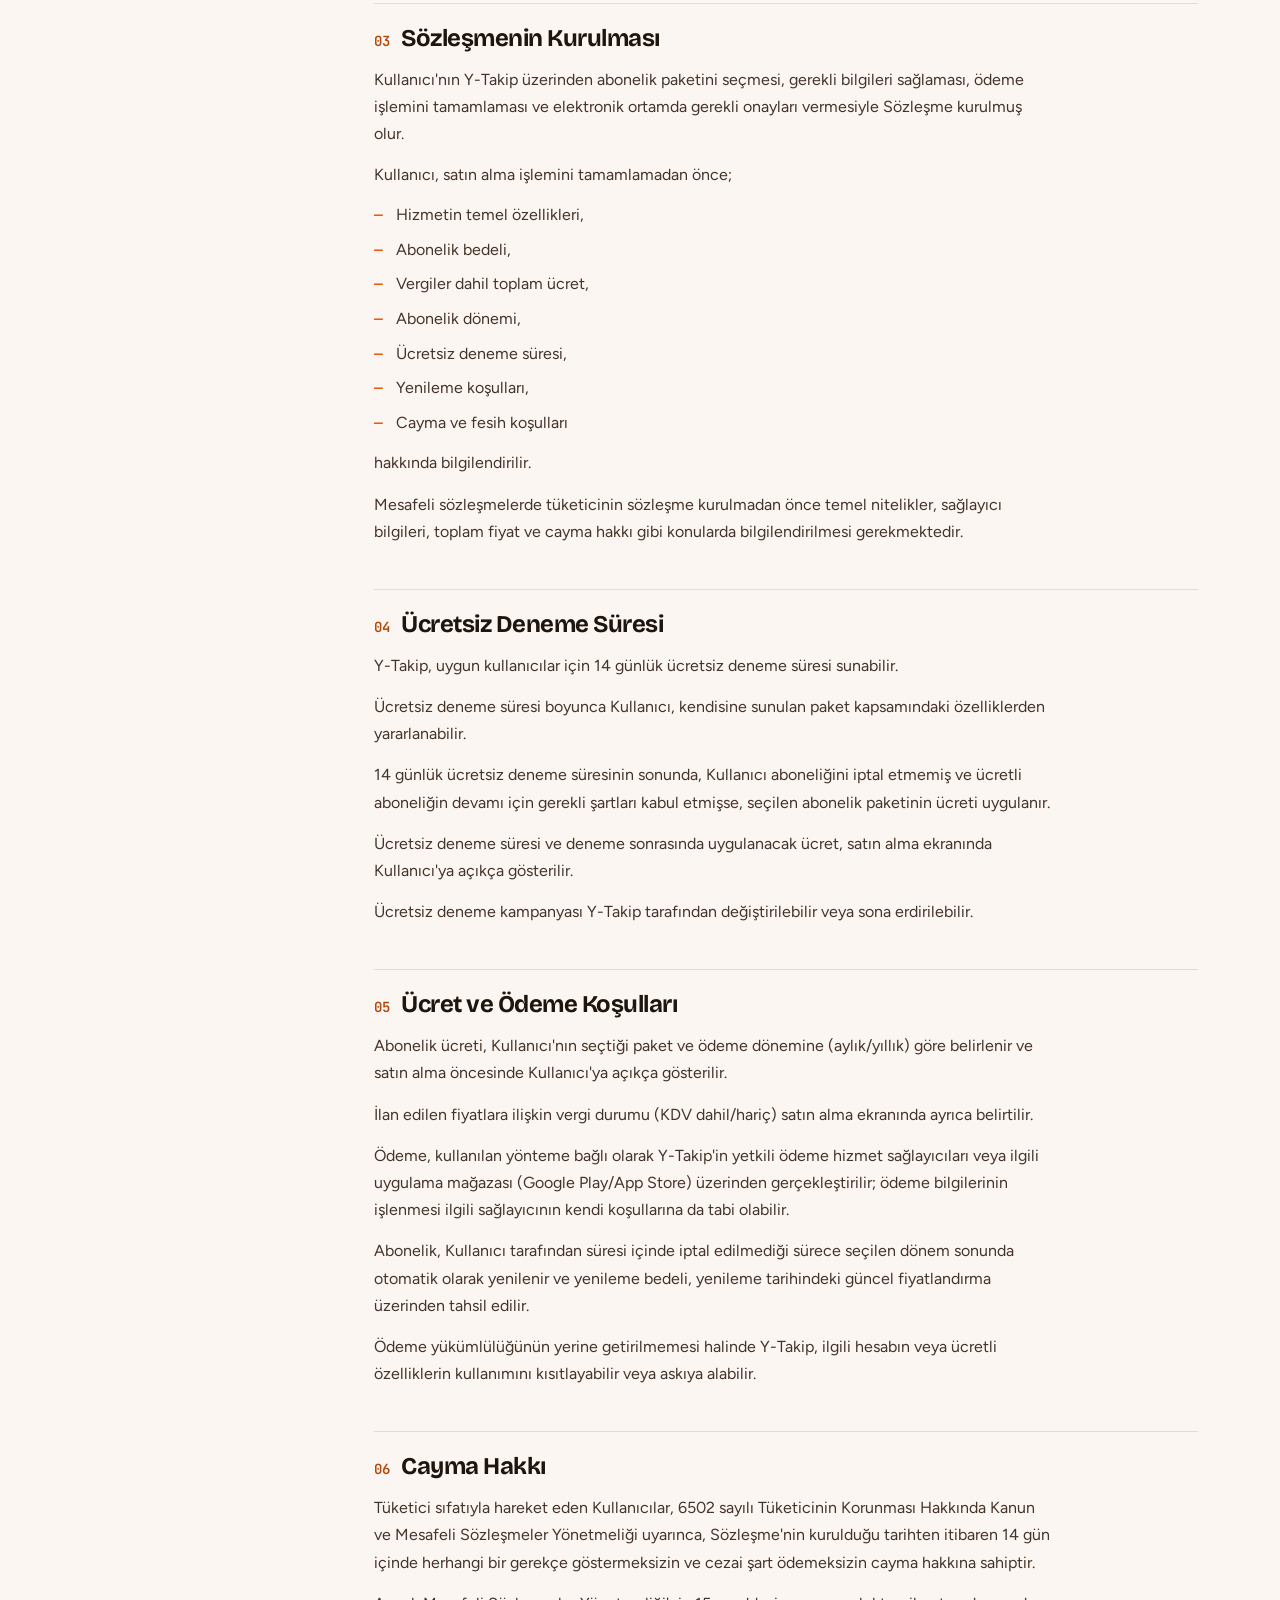
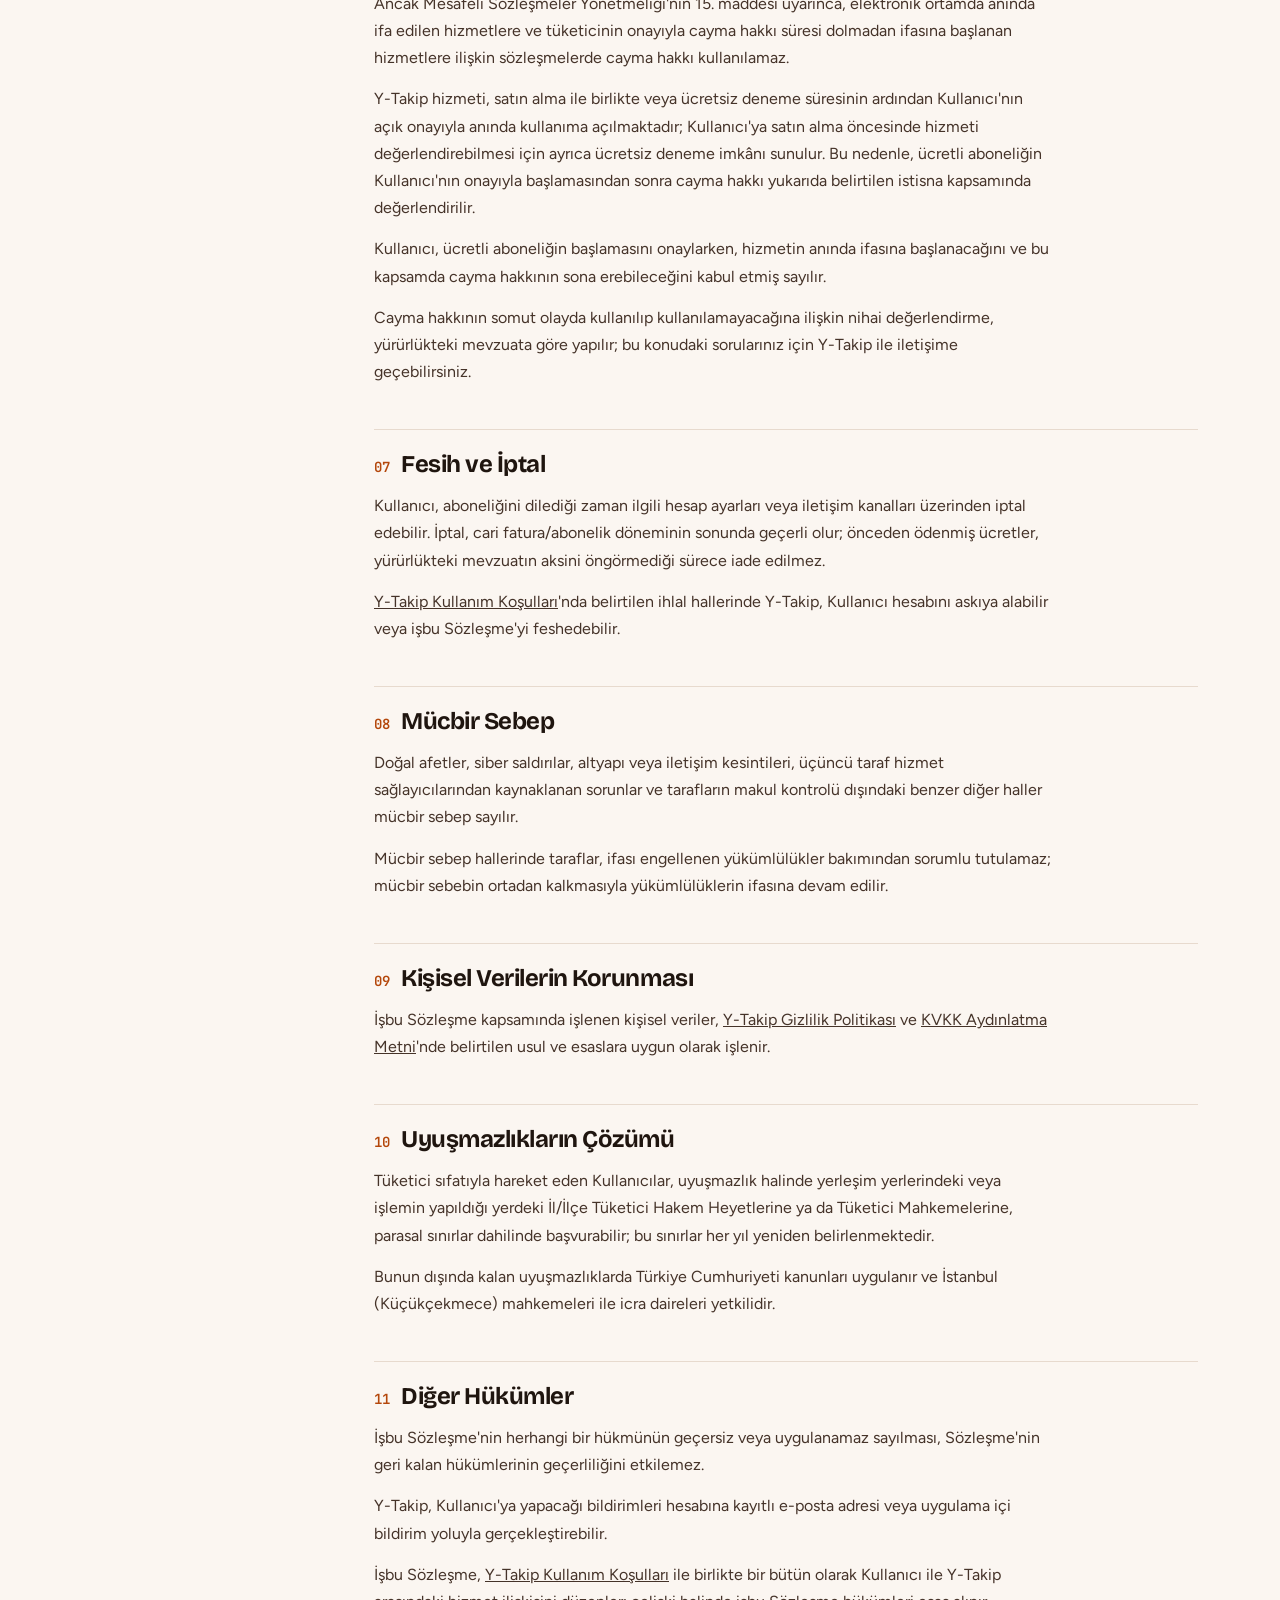
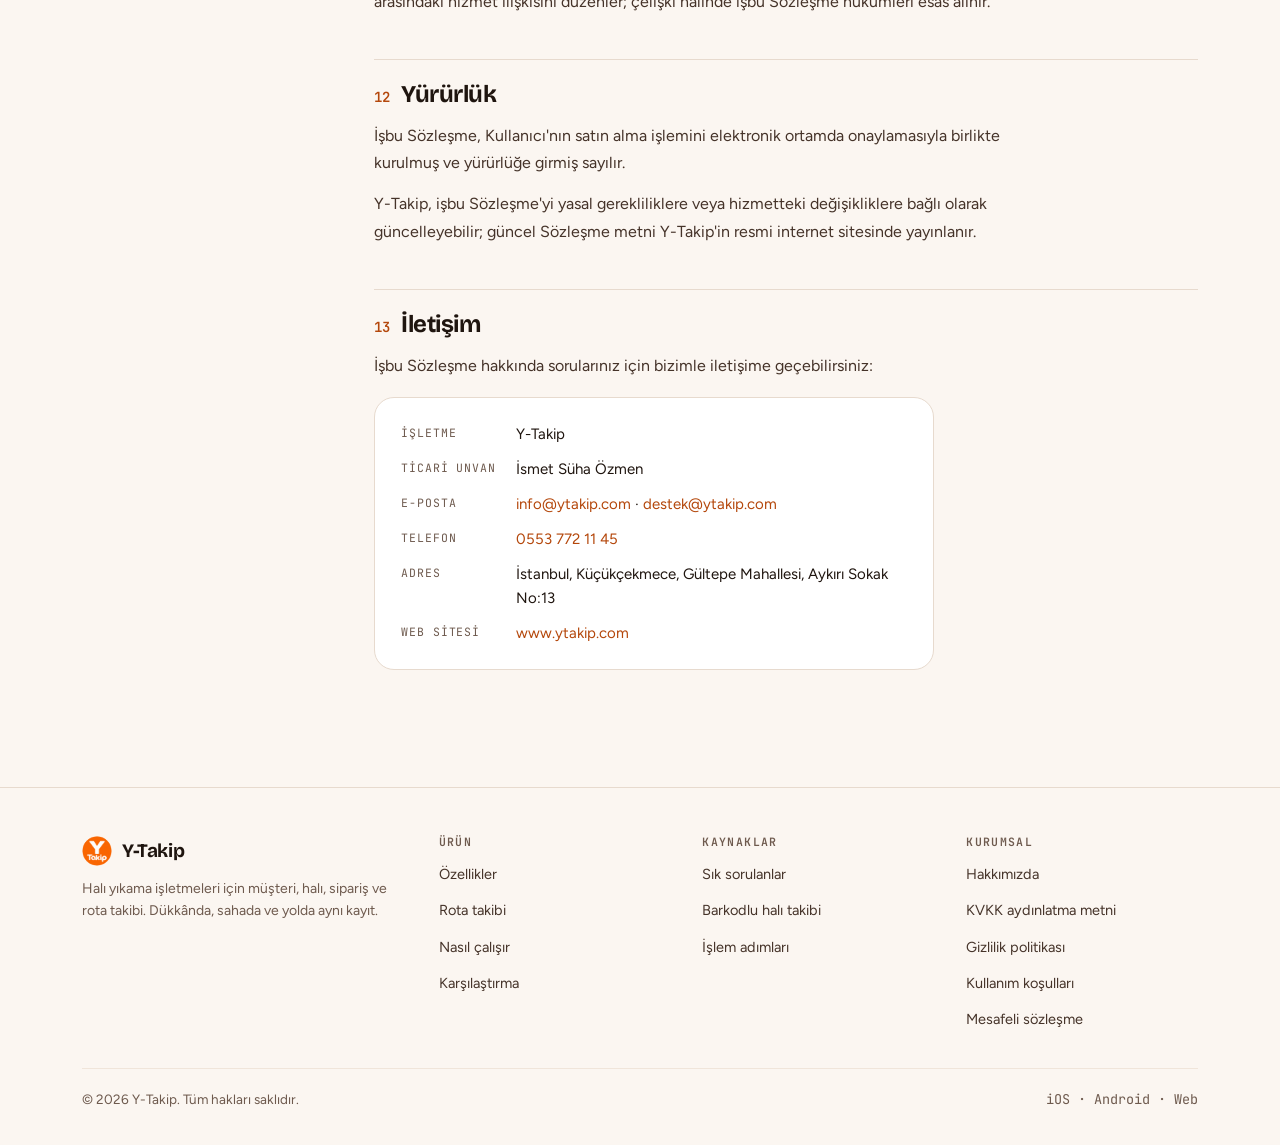
<file: mesafeli-sozlesme.html>
<!DOCTYPE html>
<html lang="tr">
<head>
<meta charset="utf-8">
<meta name="viewport" content="width=device-width, initial-scale=1">
<title>Mesafeli Sözleşme — Y-Takip</title>
<meta name="description" content="Y-Takip aboneliğinin elektronik ortamda satın alınmasına ilişkin taraflar, ücretlendirme, cayma hakkı, fesih ve uyuşmazlık çözümü koşullarını içeren mesafeli sözleşme.">
<meta name="theme-color" content="#EA5B0C">
<link rel="icon" type="image/png" href="assets/favicon.png">

<meta property="og:type" content="website">
<meta property="og:title" content="Mesafeli Sözleşme — Y-Takip">
<meta property="og:description" content="Y-Takip aboneliğinin elektronik ortamda satın alınmasına ilişkin taraflar, ücretlendirme, cayma hakkı, fesih ve uyuşmazlık çözümü koşullarını içeren mesafeli sözleşme.">
<meta property="og:locale" content="tr_TR">
<meta name="robots" content="index, follow">

<link rel="preconnect" href="https://fonts.googleapis.com">
<link rel="preconnect" href="https://fonts.gstatic.com" crossorigin>
<link rel="stylesheet" href="https://fonts.googleapis.com/css2?family=Bricolage+Grotesque:opsz,wght@12..96,600;12..96,700;12..96,800&family=Figtree:wght@400;500;600;700&family=JetBrains+Mono:wght@400;500;600&display=swap">
<link rel="stylesheet" href="assets/style.css">
</head>
<body>

<header class="topbar" id="topbar">
  <div class="wrap topbar-inner">
    <a class="brand" href="index.html" aria-label="Y-Takip ana sayfa">
      <img src="assets/logo.png" alt="Y-Takip" width="30" height="30">
      Y-Takip
    </a>
    <a class="btn btn-ghost btn-sm" href="index.html">← Ana sayfa</a>
  </div>
</header>

<main id="top">

  <!-- ============ BAŞLIK ============ -->
  <section class="section legal-head">
    <div class="wrap">
      <p class="eyebrow">Yasal</p>
      <h1>Mesafeli Sözleşme</h1>
      <p class="legal-meta">
        <span>Son Güncelleme Tarihi: <time class="mono" datetime="2026-09-17">17 Eylül 2026</time></span>
      </p>
      <div class="legal-intro">
        <p>İşbu Mesafeli Sözleşme ("Sözleşme"), Y-Takip tarafından sunulan yazılım hizmetinin internet sitesi, mobil uygulama veya diğer elektronik ortamlar üzerinden satın alınması ve kullanılması amacıyla aşağıda belirtilen taraflar arasında elektronik ortamda kurulmuştur.</p>
      </div>
    </div>
  </section>

  <!-- ============ İÇERİK ============ -->
  <section class="wrap legal-layout">

    <nav class="legal-toc" aria-label="Bölümler">
      <p class="legal-toc-label">Bölümler</p>
      <a href="#s1"><b>01</b> Taraflar</a>
      <a href="#s2"><b>02</b> Sözleşmenin Konusu</a>
      <a href="#s3"><b>03</b> Sözleşmenin Kurulması</a>
      <a href="#s4"><b>04</b> Ücretsiz Deneme Süresi</a>
      <a href="#s5"><b>05</b> Ücret ve Ödeme Koşulları</a>
      <a href="#s6"><b>06</b> Cayma Hakkı</a>
      <a href="#s7"><b>07</b> Fesih ve İptal</a>
      <a href="#s8"><b>08</b> Mücbir Sebep</a>
      <a href="#s9"><b>09</b> Kişisel Verilerin Korunması</a>
      <a href="#s10"><b>10</b> Uyuşmazlıkların Çözümü</a>
      <a href="#s11"><b>11</b> Diğer Hükümler</a>
      <a href="#s12"><b>12</b> Yürürlük</a>
      <a href="#s13"><b>13</b> İletişim</a>
    </nav>

    <div class="legal-body">

      <h2 id="s1"><span class="legal-num">01</span> Taraflar</h2>

      <h3>1.1 Sağlayıcı</h3>
      <dl class="legal-contact">
        <dt>İşletme</dt>
        <dd>Y-Takip</dd>
        <dt>Ticari Unvan</dt>
        <dd>İsmet Süha Özmen</dd>
        <dt>E-posta</dt>
        <dd><a href="mailto:info@ytakip.com">info@ytakip.com</a> · <a href="mailto:destek@ytakip.com">destek@ytakip.com</a></dd>
        <dt>Telefon</dt>
        <dd><a href="tel:+905537721145">0553 772 11 45</a></dd>
        <dt>Adres</dt>
        <dd>İstanbul, Küçükçekmece, Gültepe Mahallesi, Aykırı Sokak No:13</dd>
        <dt>Web Sitesi</dt>
        <dd><a href="https://www.ytakip.com/">www.ytakip.com</a></dd>
      </dl>
      <p>Bundan sonra "Y-Takip" veya "Sağlayıcı" olarak anılacaktır.</p>

      <h3>1.2 Kullanıcı / Müşteri</h3>
      <p>Y-Takip hizmetini satın alan gerçek veya tüzel kişi, satın alma sırasında sisteme bildirdiği bilgiler kapsamında "Kullanıcı" veya "Müşteri" olarak anılacaktır.</p>

      <h2 id="s2"><span class="legal-num">02</span> Sözleşmenin Konusu</h2>
      <p>İşbu Sözleşme'nin konusu, Y-Takip tarafından sunulan bulut tabanlı işletme yönetim yazılımının belirlenen abonelik paketi kapsamında Kullanıcı'ya sunulması ve tarafların hak ve yükümlülüklerinin belirlenmesidir.</p>
      <p>Y-Takip, halı yıkama işletmelerinin;</p>
      <ul>
        <li>Müşteri kayıtlarını yönetmesine,</li>
        <li>Eski müşterilerini takip etmesine,</li>
        <li>Sipariş oluşturmasına ve takip etmesine,</li>
        <li>Halıların alım, yıkama ve teslimat süreçlerini takip etmesine,</li>
        <li>Müşteri adreslerini yönetmesine,</li>
        <li>Alım ve teslimat rotaları oluşturmasına,</li>
        <li>Sürücü görevlerini yönetmesine,</li>
        <li>Kullanılan özelliklere bağlı olarak sürücü/saha personeli konumunu takip etmesine,</li>
        <li>SMS ve müşteri iletişim süreçlerini yönetmesine,</li>
        <li>Kampanya iletişimlerini gerçekleştirmesine,</li>
        <li>Raporlama ve işletme yönetimi yapmasına</li>
      </ul>
      <p>yardımcı olan yazılım hizmetleri sunmaktadır.</p>
      <p>Hizmet kapsamında sunulan özellikler, Kullanıcı'nın satın aldığı pakete göre değişebilir.</p>

      <h2 id="s3"><span class="legal-num">03</span> Sözleşmenin Kurulması</h2>
      <p>Kullanıcı'nın Y-Takip üzerinden abonelik paketini seçmesi, gerekli bilgileri sağlaması, ödeme işlemini tamamlaması ve elektronik ortamda gerekli onayları vermesiyle Sözleşme kurulmuş olur.</p>
      <p>Kullanıcı, satın alma işlemini tamamlamadan önce;</p>
      <ul>
        <li>Hizmetin temel özellikleri,</li>
        <li>Abonelik bedeli,</li>
        <li>Vergiler dahil toplam ücret,</li>
        <li>Abonelik dönemi,</li>
        <li>Ücretsiz deneme süresi,</li>
        <li>Yenileme koşulları,</li>
        <li>Cayma ve fesih koşulları</li>
      </ul>
      <p>hakkında bilgilendirilir.</p>
      <p>Mesafeli sözleşmelerde tüketicinin sözleşme kurulmadan önce temel nitelikler, sağlayıcı bilgileri, toplam fiyat ve cayma hakkı gibi konularda bilgilendirilmesi gerekmektedir.</p>

      <h2 id="s4"><span class="legal-num">04</span> Ücretsiz Deneme Süresi</h2>
      <p>Y-Takip, uygun kullanıcılar için 14 günlük ücretsiz deneme süresi sunabilir.</p>
      <p>Ücretsiz deneme süresi boyunca Kullanıcı, kendisine sunulan paket kapsamındaki özelliklerden yararlanabilir.</p>
      <p>14 günlük ücretsiz deneme süresinin sonunda, Kullanıcı aboneliğini iptal etmemiş ve ücretli aboneliğin devamı için gerekli şartları kabul etmişse, seçilen abonelik paketinin ücreti uygulanır.</p>
      <p>Ücretsiz deneme süresi ve deneme sonrasında uygulanacak ücret, satın alma ekranında Kullanıcı'ya açıkça gösterilir.</p>
      <p>Ücretsiz deneme kampanyası Y-Takip tarafından değiştirilebilir veya sona erdirilebilir.</p>

      <h2 id="s5"><span class="legal-num">05</span> Ücret ve Ödeme Koşulları</h2>
      <p>Abonelik ücreti, Kullanıcı'nın seçtiği paket ve ödeme dönemine (aylık/yıllık) göre belirlenir ve satın alma öncesinde Kullanıcı'ya açıkça gösterilir.</p>
      <p>İlan edilen fiyatlara ilişkin vergi durumu (KDV dahil/hariç) satın alma ekranında ayrıca belirtilir.</p>
      <p>Ödeme, kullanılan yönteme bağlı olarak Y-Takip'in yetkili ödeme hizmet sağlayıcıları veya ilgili uygulama mağazası (Google Play/App Store) üzerinden gerçekleştirilir; ödeme bilgilerinin işlenmesi ilgili sağlayıcının kendi koşullarına da tabi olabilir.</p>
      <p>Abonelik, Kullanıcı tarafından süresi içinde iptal edilmediği sürece seçilen dönem sonunda otomatik olarak yenilenir ve yenileme bedeli, yenileme tarihindeki güncel fiyatlandırma üzerinden tahsil edilir.</p>
      <p>Ödeme yükümlülüğünün yerine getirilmemesi halinde Y-Takip, ilgili hesabın veya ücretli özelliklerin kullanımını kısıtlayabilir veya askıya alabilir.</p>

      <h2 id="s6"><span class="legal-num">06</span> Cayma Hakkı</h2>
      <p>Tüketici sıfatıyla hareket eden Kullanıcılar, 6502 sayılı Tüketicinin Korunması Hakkında Kanun ve Mesafeli Sözleşmeler Yönetmeliği uyarınca, Sözleşme'nin kurulduğu tarihten itibaren 14 gün içinde herhangi bir gerekçe göstermeksizin ve cezai şart ödemeksizin cayma hakkına sahiptir.</p>
      <p>Ancak Mesafeli Sözleşmeler Yönetmeliği'nin 15. maddesi uyarınca, elektronik ortamda anında ifa edilen hizmetlere ve tüketicinin onayıyla cayma hakkı süresi dolmadan ifasına başlanan hizmetlere ilişkin sözleşmelerde cayma hakkı kullanılamaz.</p>
      <p>Y-Takip hizmeti, satın alma ile birlikte veya ücretsiz deneme süresinin ardından Kullanıcı'nın açık onayıyla anında kullanıma açılmaktadır; Kullanıcı'ya satın alma öncesinde hizmeti değerlendirebilmesi için ayrıca ücretsiz deneme imkânı sunulur. Bu nedenle, ücretli aboneliğin Kullanıcı'nın onayıyla başlamasından sonra cayma hakkı yukarıda belirtilen istisna kapsamında değerlendirilir.</p>
      <p>Kullanıcı, ücretli aboneliğin başlamasını onaylarken, hizmetin anında ifasına başlanacağını ve bu kapsamda cayma hakkının sona erebileceğini kabul etmiş sayılır.</p>
      <p>Cayma hakkının somut olayda kullanılıp kullanılamayacağına ilişkin nihai değerlendirme, yürürlükteki mevzuata göre yapılır; bu konudaki sorularınız için Y-Takip ile iletişime geçebilirsiniz.</p>

      <h2 id="s7"><span class="legal-num">07</span> Fesih ve İptal</h2>
      <p>Kullanıcı, aboneliğini dilediği zaman ilgili hesap ayarları veya iletişim kanalları üzerinden iptal edebilir. İptal, cari fatura/abonelik döneminin sonunda geçerli olur; önceden ödenmiş ücretler, yürürlükteki mevzuatın aksini öngörmediği sürece iade edilmez.</p>
      <p><a href="kullanim-kosullari.html">Y-Takip Kullanım Koşulları</a>'nda belirtilen ihlal hallerinde Y-Takip, Kullanıcı hesabını askıya alabilir veya işbu Sözleşme'yi feshedebilir.</p>

      <h2 id="s8"><span class="legal-num">08</span> Mücbir Sebep</h2>
      <p>Doğal afetler, siber saldırılar, altyapı veya iletişim kesintileri, üçüncü taraf hizmet sağlayıcılarından kaynaklanan sorunlar ve tarafların makul kontrolü dışındaki benzer diğer haller mücbir sebep sayılır.</p>
      <p>Mücbir sebep hallerinde taraflar, ifası engellenen yükümlülükler bakımından sorumlu tutulamaz; mücbir sebebin ortadan kalkmasıyla yükümlülüklerin ifasına devam edilir.</p>

      <h2 id="s9"><span class="legal-num">09</span> Kişisel Verilerin Korunması</h2>
      <p>İşbu Sözleşme kapsamında işlenen kişisel veriler, <a href="gizlilik-politikasi.html">Y-Takip Gizlilik Politikası</a> ve <a href="kvkk-aydinlatma-metni.html">KVKK Aydınlatma Metni</a>'nde belirtilen usul ve esaslara uygun olarak işlenir.</p>

      <h2 id="s10"><span class="legal-num">10</span> Uyuşmazlıkların Çözümü</h2>
      <p>Tüketici sıfatıyla hareket eden Kullanıcılar, uyuşmazlık halinde yerleşim yerlerindeki veya işlemin yapıldığı yerdeki İl/İlçe Tüketici Hakem Heyetlerine ya da Tüketici Mahkemelerine, parasal sınırlar dahilinde başvurabilir; bu sınırlar her yıl yeniden belirlenmektedir.</p>
      <p>Bunun dışında kalan uyuşmazlıklarda Türkiye Cumhuriyeti kanunları uygulanır ve İstanbul (Küçükçekmece) mahkemeleri ile icra daireleri yetkilidir.</p>

      <h2 id="s11"><span class="legal-num">11</span> Diğer Hükümler</h2>
      <p>İşbu Sözleşme'nin herhangi bir hükmünün geçersiz veya uygulanamaz sayılması, Sözleşme'nin geri kalan hükümlerinin geçerliliğini etkilemez.</p>
      <p>Y-Takip, Kullanıcı'ya yapacağı bildirimleri hesabına kayıtlı e-posta adresi veya uygulama içi bildirim yoluyla gerçekleştirebilir.</p>
      <p>İşbu Sözleşme, <a href="kullanim-kosullari.html">Y-Takip Kullanım Koşulları</a> ile birlikte bir bütün olarak Kullanıcı ile Y-Takip arasındaki hizmet ilişkisini düzenler; çelişki halinde işbu Sözleşme hükümleri esas alınır.</p>

      <h2 id="s12"><span class="legal-num">12</span> Yürürlük</h2>
      <p>İşbu Sözleşme, Kullanıcı'nın satın alma işlemini elektronik ortamda onaylamasıyla birlikte kurulmuş ve yürürlüğe girmiş sayılır.</p>
      <p>Y-Takip, işbu Sözleşme'yi yasal gerekliliklere veya hizmetteki değişikliklere bağlı olarak güncelleyebilir; güncel Sözleşme metni Y-Takip'in resmi internet sitesinde yayınlanır.</p>

      <h2 id="s13"><span class="legal-num">13</span> İletişim</h2>
      <p>İşbu Sözleşme hakkında sorularınız için bizimle iletişime geçebilirsiniz:</p>

      <dl class="legal-contact">
        <dt>İşletme</dt>
        <dd>Y-Takip</dd>
        <dt>Ticari Unvan</dt>
        <dd>İsmet Süha Özmen</dd>
        <dt>E-posta</dt>
        <dd><a href="mailto:info@ytakip.com">info@ytakip.com</a> · <a href="mailto:destek@ytakip.com">destek@ytakip.com</a></dd>
        <dt>Telefon</dt>
        <dd><a href="tel:+905537721145">0553 772 11 45</a></dd>
        <dt>Adres</dt>
        <dd>İstanbul, Küçükçekmece, Gültepe Mahallesi, Aykırı Sokak No:13</dd>
        <dt>Web Sitesi</dt>
        <dd><a href="https://www.ytakip.com/">www.ytakip.com</a></dd>
      </dl>

    </div>
  </section>

</main>

<footer class="foot">
  <div class="wrap">
    <div class="foot-grid">
      <div class="foot-brand">
        <a class="brand" href="index.html">
          <img src="assets/logo.png" alt="Y-Takip" width="30" height="30">
          Y-Takip
        </a>
        <p>Halı yıkama işletmeleri için müşteri, halı, sipariş ve rota takibi. Dükkânda, sahada ve yolda aynı kayıt.</p>
      </div>

      <div class="foot-col">
        <h4>Ürün</h4>
        <ul>
          <li><a href="index.html#ozellikler">Özellikler</a></li>
          <li><a href="index.html#rota">Rota takibi</a></li>
          <li><a href="index.html#surec">Nasıl çalışır</a></li>
          <li><a href="index.html#karsilastirma">Karşılaştırma</a></li>
        </ul>
      </div>

      <div class="foot-col">
        <h4>Kaynaklar</h4>
        <ul>
          <li><a href="index.html#sss">Sık sorulanlar</a></li>
          <li><a href="index.html#ozellikler">Barkodlu halı takibi</a></li>
          <li><a href="index.html#surec">İşlem adımları</a></li>
        </ul>
      </div>

      <div class="foot-col">
        <h4>Kurumsal</h4>
        <ul>
          <li><a href="#">Hakkımızda</a></li>
          <li><a href="kvkk-aydinlatma-metni.html">KVKK aydınlatma metni</a></li>
          <li><a href="gizlilik-politikasi.html">Gizlilik politikası</a></li>
          <li><a href="kullanim-kosullari.html">Kullanım koşulları</a></li>
          <li><a href="mesafeli-sozlesme.html" aria-current="page">Mesafeli sözleşme</a></li>
        </ul>
      </div>
    </div>

    <div class="foot-bottom">
      <span>© <span id="year">2026</span> Y-Takip. Tüm hakları saklıdır.</span>
      <span class="fb-right mono">iOS · Android · Web</span>
    </div>
  </div>
</footer>

<script src="assets/app.js"></script>
</body>
</html>
</file>
<file: assets/style.css>
/* =========================================================
   Y-Takip — tanitim sitesi stilleri
   Palet: Ember #EA5B0C · Amber #FFA51F · Soot #17110D
          Paper #FBF6F1 · Clay #6E5A4E
   ========================================================= */

:root {
  /* yuzeyler */
  --paper:      #FBF6F1;
  --paper-2:    #FFFFFF;
  --paper-3:    #F4EBE2;
  --soot:       #17110D;
  --soot-2:     #241A13;
  --on-soot:    #F8F0E9;
  --on-soot-dim:#BCA795;
  --soot-line:  rgba(255,255,255,.12);

  /* metin */
  --ink:        #1F150F;
  --ink-2:      #453329;
  --muted:      #6E5A4E;
  --line:       #E7DACE;
  --line-soft:  #F0E5DA;

  /* marka */
  --ember:      #EA5B0C;
  --ember-deep: #C2410C;
  --ember-text: #B4470B;
  --amber:      #FFA51F;
  --ember-wash: #FDEEE2;
  --on-ember:   #FFFFFF;

  /* durum renkleri (marka renginden bagimsiz) */
  --ok:     #1E7A52;
  --ok-bg:  #E4F2EA;
  --warn:   #8A5F00;
  --warn-bg:#FBF0D6;
  --info:   #1F5E9E;
  --info-bg:#E4EEF8;

  /* olcek */
  --r-sm: 6px;
  --r-md: 12px;
  --r-lg: 20px;
  --shadow-card: 0 1px 2px rgba(31,21,15,.05), 0 12px 32px -18px rgba(31,21,15,.35);
  --shadow-lift: 0 2px 4px rgba(31,21,15,.06), 0 28px 60px -28px rgba(31,21,15,.45);
  --maxw: 1160px;
}

@media (prefers-color-scheme: dark) {
  :root:not([data-theme="light"]) {
    --paper:      #15100C;
    --paper-2:    #1D1611;
    --paper-3:    #241B15;
    --soot:       #0E0A07;
    --soot-2:     #191210;
    --on-soot:    #F6EDE5;
    --on-soot-dim:#A8907E;
    --soot-line:  rgba(255,255,255,.10);

    --ink:        #F7EFE8;
    --ink-2:      #D9C8BA;
    --muted:      #AB9686;
    --line:       #352820;
    --line-soft:  #2A201A;

    --ember:      #FF7A2B;
    --ember-deep: #FF9147;
    --ember-text: #FF9147;
    --amber:      #FFB947;
    --ember-wash: #33200F;
    --on-ember:   #1A0E05;

    --ok:     #4FBE8B;
    --ok-bg:  #12291E;
    --warn:   #E0B44B;
    --warn-bg:#2C2210;
    --info:   #6FB0EE;
    --info-bg:#122234;

    --shadow-card: 0 1px 2px rgba(0,0,0,.4), 0 14px 36px -20px rgba(0,0,0,.9);
    --shadow-lift: 0 2px 6px rgba(0,0,0,.45), 0 30px 64px -28px rgba(0,0,0,1);
  }
}

:root[data-theme="dark"] {
  --paper:      #15100C;
  --paper-2:    #1D1611;
  --paper-3:    #241B15;
  --soot:       #0E0A07;
  --soot-2:     #191210;
  --on-soot:    #F6EDE5;
  --on-soot-dim:#A8907E;
  --soot-line:  rgba(255,255,255,.10);

  --ink:        #F7EFE8;
  --ink-2:      #D9C8BA;
  --muted:      #AB9686;
  --line:       #352820;
  --line-soft:  #2A201A;

  --ember:      #FF7A2B;
  --ember-deep: #FF9147;
  --ember-text: #FF9147;
  --amber:      #FFB947;
  --ember-wash: #33200F;
  --on-ember:   #1A0E05;

  --ok:     #4FBE8B;
  --ok-bg:  #12291E;
  --warn:   #E0B44B;
  --warn-bg:#2C2210;
  --info:   #6FB0EE;
  --info-bg:#122234;

  --shadow-card: 0 1px 2px rgba(0,0,0,.4), 0 14px 36px -20px rgba(0,0,0,.9);
  --shadow-lift: 0 2px 6px rgba(0,0,0,.45), 0 30px 64px -28px rgba(0,0,0,1);
}

/* ---------- temel ---------- */

*, *::before, *::after { box-sizing: border-box; }

html { -webkit-text-size-adjust: 100%; scroll-behavior: smooth; }
@media (prefers-reduced-motion: reduce) { html { scroll-behavior: auto; } }

body {
  margin: 0;
  background: var(--paper);
  color: var(--ink);
  font-family: "Figtree", ui-sans-serif, system-ui, "Segoe UI", Roboto, Helvetica, Arial, sans-serif;
  font-size: 17px;
  line-height: 1.6;
  -webkit-font-smoothing: antialiased;
  overflow-x: hidden;
}

img, svg { max-width: 100%; }
img { height: auto; display: block; }

h1, h2, h3, h4 {
  font-family: "Bricolage Grotesque", "Figtree", ui-sans-serif, system-ui, sans-serif;
  color: var(--ink);
  text-wrap: balance;
  margin: 0;
  letter-spacing: -0.02em;
  line-height: 1.08;
  font-weight: 700;
}
p { margin: 0; }
a { color: inherit; }

.wrap {
  width: 100%;
  max-width: var(--maxw);
  margin-inline: auto;
  padding-inline: 22px;
}

.section { padding-block: clamp(64px, 8vw, 116px); }

.eyebrow {
  font-family: "JetBrains Mono", ui-monospace, "SFMono-Regular", Menlo, Consolas, monospace;
  font-size: 11.5px;
  letter-spacing: .16em;
  text-transform: uppercase;
  color: var(--ember-text);
  font-weight: 600;
  margin: 0;
}

.lede {
  font-size: clamp(17px, 1.9vw, 19.5px);
  color: var(--muted);
  max-width: 62ch;
  line-height: 1.62;
}

.h2 { font-size: clamp(30px, 4.4vw, 46px); }

.mono {
  font-family: "JetBrains Mono", ui-monospace, "SFMono-Regular", Menlo, Consolas, monospace;
  font-variant-numeric: tabular-nums;
}

:where(a, button, summary, input, [tabindex]):focus-visible {
  outline: 2.5px solid var(--ember);
  outline-offset: 3px;
  border-radius: 4px;
}

/* ---------- butonlar ---------- */

.btn {
  display: inline-flex;
  align-items: center;
  justify-content: center;
  gap: 9px;
  font-family: inherit;
  font-size: 15.5px;
  font-weight: 650;
  line-height: 1;
  padding: 14px 22px;
  border-radius: 999px;
  border: 1.5px solid transparent;
  text-decoration: none;
  cursor: pointer;
  transition: transform .16s ease, background-color .16s ease, border-color .16s ease, color .16s ease;
  white-space: nowrap;
}
.btn:hover { transform: translateY(-1.5px); }
.btn:active { transform: translateY(0); }
@media (prefers-reduced-motion: reduce) { .btn:hover { transform: none; } }

.btn-primary {
  background: var(--ember);
  color: var(--on-ember);
  box-shadow: 0 10px 24px -12px rgba(234,91,12,.85);
}
.btn-primary:hover { background: var(--ember-deep); }

.btn-ghost {
  background: transparent;
  color: var(--ink);
  border-color: var(--line);
}
.btn-ghost:hover { border-color: var(--ember); color: var(--ember-text); }

.btn-onsoot {
  background: transparent;
  color: var(--on-soot);
  border-color: var(--soot-line);
}
.btn-onsoot:hover { border-color: var(--amber); color: var(--amber); }

.btn-sm { padding: 11px 18px; font-size: 14.5px; }

/* ---------- ustbar ---------- */

.topbar {
  position: sticky;
  top: 0;
  z-index: 60;
  background: color-mix(in srgb, var(--paper) 88%, transparent);
  backdrop-filter: blur(14px) saturate(1.3);
  border-bottom: 1px solid transparent;
  transition: border-color .2s ease;
}
.topbar[data-stuck="true"] { border-bottom-color: var(--line); }

.topbar-inner {
  display: flex;
  align-items: center;
  gap: 18px;
  min-height: 70px;
}

.brand {
  display: inline-flex;
  align-items: center;
  gap: 10px;
  text-decoration: none;
  font-family: "Bricolage Grotesque", sans-serif;
  font-weight: 700;
  font-size: 19px;
  letter-spacing: -0.02em;
  color: var(--ink);
  margin-inline-end: auto;
}
.brand svg, .brand img { width: 30px; height: 30px; flex: none; border-radius: 50%; }

.nav { display: flex; align-items: center; gap: 4px; }
.nav a {
  text-decoration: none;
  color: var(--muted);
  font-size: 15px;
  font-weight: 550;
  padding: 9px 13px;
  border-radius: 999px;
  transition: color .15s ease, background-color .15s ease;
}
.nav a:hover { color: var(--ink); background: var(--paper-3); }

.topbar-cta { display: flex; align-items: center; gap: 10px; }

.nav-toggle {
  display: none;
  background: transparent;
  border: 1.5px solid var(--line);
  border-radius: 10px;
  width: 42px; height: 42px;
  cursor: pointer;
  color: var(--ink);
  align-items: center;
  justify-content: center;
}
.nav-toggle span { position: relative; display: block; width: 17px; height: 1.8px; background: currentColor; }
.nav-toggle span::before, .nav-toggle span::after {
  content: ""; position: absolute; left: 0; width: 17px; height: 1.8px; background: currentColor;
}
.nav-toggle span::before { top: -5.5px; }
.nav-toggle span::after  { top:  5.5px; }

@media (max-width: 920px) {
  .nav {
    display: none;
    position: absolute;
    top: 70px; left: 0; right: 0;
    flex-direction: column;
    align-items: stretch;
    gap: 2px;
    background: var(--paper-2);
    border-block: 1px solid var(--line);
    padding: 12px 18px 18px;
    box-shadow: var(--shadow-card);
  }
  .nav[data-open="true"] { display: flex; }
  .nav a { padding: 12px 10px; font-size: 16px; }
  .topbar-cta .btn-ghost { display: none; }
  .nav-toggle { display: inline-flex; }
}
@media (max-width: 520px) {
  .topbar-cta .btn-primary { display: none; }
}

/* ---------- hero ---------- */

.hero {
  position: relative;
  padding-block: clamp(46px, 6.5vw, 86px) clamp(52px, 7vw, 92px);
  overflow: hidden;
}
.hero::before {
  content: "";
  position: absolute;
  inset: -40% 30% auto -18%;
  height: 720px;
  background: radial-gradient(48% 42% at 42% 40%, rgba(234,91,12,.16), transparent 68%);
  pointer-events: none;
}
.hero-grid {
  position: relative;
  display: grid;
  grid-template-columns: minmax(0, 1.04fr) minmax(0, .96fr);
  gap: clamp(32px, 5vw, 68px);
  align-items: center;
}
@media (max-width: 940px) {
  .hero-grid { grid-template-columns: 1fr; gap: 46px; }
}

.hero-copy { display: flex; flex-direction: column; gap: 22px; align-items: flex-start; }

.hero h1 {
  font-size: clamp(37px, 6vw, 64px);
  line-height: 1.03;
  letter-spacing: -0.035em;
}
.hero h1 em {
  font-style: normal;
  color: var(--ember-text);
  position: relative;
}
.hero h1 em::after {
  content: "";
  position: absolute;
  left: 0; right: 0; bottom: .06em;
  height: .085em;
  background: var(--amber);
  border-radius: 2px;
  opacity: .5;
}

.hero-actions { display: flex; flex-wrap: wrap; gap: 12px; }

.hero-note {
  display: flex;
  flex-wrap: wrap;
  gap: 7px 18px;
  font-size: 14px;
  color: var(--muted);
}
.hero-note span { display: inline-flex; align-items: center; gap: 7px; }
.hero-note svg { width: 15px; height: 15px; flex: none; color: var(--ok); }

/* ---------- telefon maketi ---------- */

.phone-stage { position: relative; display: flex; justify-content: center; }

.phone {
  width: min(330px, 100%);
  background: var(--soot);
  border-radius: 38px;
  padding: 9px;
  box-shadow: var(--shadow-lift);
  border: 1px solid var(--soot-line);
}
.phone-screen {
  background: var(--paper-2);
  border-radius: 30px;
  overflow: hidden;
  display: flex;
  flex-direction: column;
}
.phone-top {
  background: var(--soot-2);
  color: var(--on-soot);
  padding: 16px 18px 15px;
  display: flex;
  flex-direction: column;
  gap: 3px;
}
.ph-day {
  font-family: "JetBrains Mono", ui-monospace, monospace;
  font-size: 10.5px;
  letter-spacing: .14em;
  text-transform: uppercase;
  color: var(--on-soot-dim);
}
.ph-title { font-family: "Bricolage Grotesque", sans-serif; font-size: 19px; font-weight: 700; }
.ph-sub { font-size: 12.5px; color: var(--on-soot-dim); }

.phone-list { display: flex; flex-direction: column; gap: 1px; background: var(--line-soft); }

.ord {
  background: var(--paper-2);
  padding: 13px 16px;
  display: grid;
  grid-template-columns: minmax(0, 1fr) auto;
  gap: 3px 10px;
  align-items: center;
}
.ord-no {
  grid-column: 1;
  font-family: "JetBrains Mono", ui-monospace, monospace;
  font-variant-numeric: tabular-nums;
  font-size: 10.5px;
  color: var(--muted);
  letter-spacing: .04em;
}
.ord-name { grid-column: 1; font-size: 15px; font-weight: 650; }
.ord-meta {
  grid-column: 1;
  font-family: "JetBrains Mono", ui-monospace, monospace;
  font-variant-numeric: tabular-nums;
  font-size: 11.5px;
  color: var(--muted);
}
.ord .chip { grid-row: 1 / span 3; grid-column: 2; }

.chip {
  font-family: "JetBrains Mono", ui-monospace, monospace;
  font-size: 10px;
  font-weight: 600;
  letter-spacing: .06em;
  text-transform: uppercase;
  padding: 5px 9px;
  border-radius: 999px;
  white-space: nowrap;
}
.chip-ok    { background: var(--ok-bg);      color: var(--ok); }
.chip-warn  { background: var(--warn-bg);    color: var(--warn); }
.chip-info  { background: var(--info-bg);    color: var(--info); }
.chip-ember { background: var(--ember-wash); color: var(--ember-text); }

.phone-bottom {
  padding: 13px 16px 16px;
  border-top: 1px solid var(--line-soft);
  display: flex;
  align-items: center;
  gap: 10px;
}
.pb-label { font-size: 12px; color: var(--muted); line-height: 1.35; }
.pb-go {
  margin-inline-start: auto;
  background: var(--ember);
  color: var(--on-ember);
  font-size: 12.5px;
  font-weight: 650;
  padding: 9px 14px;
  border-radius: 999px;
  white-space: nowrap;
}

.float-card {
  position: absolute;
  background: var(--paper-2);
  border: 1px solid var(--line);
  border-radius: var(--r-md);
  box-shadow: var(--shadow-card);
  padding: 12px 14px;
  display: flex;
  gap: 11px;
  align-items: center;
  max-width: 240px;
}
.fc-ico {
  width: 32px; height: 32px; flex: none;
  border-radius: 9px;
  background: var(--ember-wash);
  color: var(--ember-text);
  display: grid; place-items: center;
}
.fc-ico svg { width: 17px; height: 17px; }
.fc-t { font-size: 13px; font-weight: 650; line-height: 1.25; }
.fc-s {
  font-family: "JetBrains Mono", ui-monospace, monospace;
  font-variant-numeric: tabular-nums;
  font-size: 11px;
  color: var(--muted);
  line-height: 1.35;
}

.float-route { top: 6%; left: -7%; }
.float-sms   { bottom: 7%; right: -5%; }

@media (max-width: 1060px) { .float-route { left: -2%; } .float-sms { right: -1%; } }
@media (max-width: 600px) {
  .phone-stage { flex-direction: column; align-items: stretch; gap: 12px; }
  .float-route, .float-sms { position: static; max-width: none; }
  .phone { align-self: center; }
}

/* ---------- gercekler seridi ---------- */

.facts { border-block: 1px solid var(--line); background: var(--paper-2); }
.facts-grid { display: grid; grid-template-columns: repeat(4, minmax(0, 1fr)); }
.fact {
  padding: 24px 22px;
  border-inline-start: 1px solid var(--line-soft);
  display: flex;
  flex-direction: column;
  gap: 4px;
}
.fact:first-child { border-inline-start: 0; }
.fact-k { font-family: "Bricolage Grotesque", sans-serif; font-size: 17px; font-weight: 700; }
.fact-v { font-size: 13.5px; color: var(--muted); line-height: 1.45; }
@media (max-width: 860px) {
  .facts-grid { grid-template-columns: repeat(2, minmax(0, 1fr)); }
  .fact:nth-child(3) { border-inline-start: 0; }
  .fact:nth-child(n+3) { border-top: 1px solid var(--line-soft); }
}
@media (max-width: 440px) {
  .facts-grid { grid-template-columns: 1fr; }
  .fact { border-inline-start: 0; }
  .fact + .fact { border-top: 1px solid var(--line-soft); }
}

/* ---------- bolum basligi ---------- */

.sec-head {
  display: flex;
  flex-direction: column;
  gap: 14px;
  max-width: 660px;
  margin-bottom: clamp(34px, 4vw, 52px);
}

/* ---------- ozellik kartlari ---------- */

.feat-grid {
  display: grid;
  grid-template-columns: repeat(4, minmax(0, 1fr));
  gap: 1px;
  background: var(--line);
  border: 1px solid var(--line);
  border-radius: var(--r-lg);
  overflow: hidden;
}
@media (max-width: 1020px) { .feat-grid { grid-template-columns: repeat(2, minmax(0, 1fr)); } }
@media (max-width: 580px)  { .feat-grid { grid-template-columns: 1fr; } }

.feat {
  background: var(--paper-2);
  padding: 26px 24px 26px;
  display: flex;
  flex-direction: column;
  gap: 9px;
  transition: background-color .18s ease;
}
.feat:hover { background: var(--paper-3); }
.feat-ico { width: 34px; height: 34px; color: var(--ember); margin-bottom: 5px; }
.feat-ico svg { width: 100%; height: 100%; }
.feat h3 { font-size: 17.5px; letter-spacing: -0.012em; }
.feat p { font-size: 14.5px; color: var(--muted); line-height: 1.55; }
.feat-tag {
  margin-top: auto;
  padding-top: 14px;
  font-family: "JetBrains Mono", ui-monospace, monospace;
  font-size: 10.5px;
  letter-spacing: .08em;
  text-transform: uppercase;
  color: var(--ember-text);
}

/* ---------- rota bolumu (koyu) ---------- */

.route { background: var(--soot); color: var(--on-soot); }
.route h2, .route h3 { color: var(--on-soot); }
.route .lede { color: var(--on-soot-dim); }
.route .eyebrow { color: var(--amber); }

.route-grid {
  display: grid;
  grid-template-columns: minmax(0, .86fr) minmax(0, 1.14fr);
  gap: clamp(32px, 4.5vw, 60px);
  align-items: center;
}
@media (max-width: 920px) { .route-grid { grid-template-columns: 1fr; } }

.route-steps { list-style: none; margin: 26px 0 0; padding: 0; display: flex; flex-direction: column; gap: 18px; }
.route-steps li { display: flex; gap: 14px; align-items: flex-start; }
.rs-dot {
  flex: none;
  width: 26px; height: 26px;
  border-radius: 50%;
  border: 1.5px solid var(--amber);
  color: var(--amber);
  display: grid; place-items: center;
  font-family: "JetBrains Mono", ui-monospace, monospace;
  font-size: 11.5px;
  font-weight: 600;
  margin-top: 2px;
}
.rs-t { font-weight: 650; font-size: 16px; }
.rs-s { font-size: 14.5px; color: var(--on-soot-dim); line-height: 1.5; }

.map-card {
  background: var(--soot-2);
  border: 1px solid var(--soot-line);
  border-radius: var(--r-lg);
  padding: 18px;
  display: flex;
  flex-direction: column;
  gap: 14px;
}
.map-head { display: flex; align-items: baseline; gap: 10px 14px; flex-wrap: wrap; padding-inline: 4px; }
.mh-t { font-family: "Bricolage Grotesque", sans-serif; font-weight: 700; font-size: 16px; }
.mh-s {
  font-family: "JetBrains Mono", ui-monospace, monospace;
  font-variant-numeric: tabular-nums;
  font-size: 12px;
  color: var(--on-soot-dim);
  margin-inline-start: auto;
}
.map-svg { width: 100%; height: auto; display: block; border-radius: var(--r-md); background: rgba(255,255,255,.03); }

.route-path {
  stroke-dasharray: 1100;
  stroke-dashoffset: 1100;
  animation: draw 2.2s cubic-bezier(.65,.05,.25,1) .4s forwards;
}
@keyframes draw { to { stroke-dashoffset: 0; } }
@media (prefers-reduced-motion: reduce) {
  .route-path { animation: none; stroke-dashoffset: 0; }
}

.map-legend {
  display: flex;
  flex-wrap: wrap;
  gap: 8px 18px;
  padding-inline: 4px;
  font-size: 12.5px;
  color: var(--on-soot-dim);
}
.map-legend span { display: inline-flex; align-items: center; gap: 7px; }
.map-legend i { width: 9px; height: 9px; border-radius: 50%; display: inline-block; }

/* ---------- surec hatti ---------- */

.pipe { display: grid; grid-template-columns: repeat(5, minmax(0, 1fr)); gap: 14px; }
@media (max-width: 1020px) { .pipe { grid-template-columns: repeat(2, minmax(0, 1fr)); } }
@media (max-width: 540px)  { .pipe { grid-template-columns: 1fr; } }

.stage {
  position: relative;
  background: var(--paper-2);
  border: 1px solid var(--line);
  border-radius: var(--r-md);
  padding: 22px 18px 22px;
  display: flex;
  flex-direction: column;
  gap: 8px;
}
.stage-n {
  font-family: "JetBrains Mono", ui-monospace, monospace;
  font-size: 12px;
  font-weight: 600;
  color: var(--ember-text);
  letter-spacing: .08em;
}
.stage h3 { font-size: 17px; }
.stage p { font-size: 14px; color: var(--muted); line-height: 1.5; }
.stage-bar {
  position: absolute;
  top: -1px;
  inset-inline: -1px;
  height: 3px;
  border-radius: var(--r-md) var(--r-md) 0 0;
  background: var(--ember);
}
.stage:nth-child(1) .stage-bar { background: #F3A64B; }
.stage:nth-child(2) .stage-bar { background: #EE7A22; }
.stage:nth-child(3) .stage-bar { background: #EA5B0C; }
.stage:nth-child(4) .stage-bar { background: #C2410C; }
.stage:nth-child(5) .stage-bar { background: #1E7A52; }

/* ---------- barkod ayraci ---------- */

.barcode {
  height: 24px;
  width: 100%;
  background-image: repeating-linear-gradient(
    90deg,
    var(--line) 0 2px, transparent 2px 5px,
    var(--line) 5px 6px, transparent 6px 11px,
    var(--line) 11px 14px, transparent 14px 17px
  );
  -webkit-mask-image: linear-gradient(90deg, transparent, #000 20%, #000 80%, transparent);
          mask-image: linear-gradient(90deg, transparent, #000 20%, #000 80%, transparent);
}

/* ---------- karsilastirma ---------- */

.cmp-scroll {
  overflow-x: auto;
  border: 1px solid var(--line);
  border-radius: var(--r-lg);
  background: var(--paper-2);
}
.cmp { width: 100%; min-width: 640px; border-collapse: collapse; }
.cmp th, .cmp td { padding: 15px 18px; text-align: start; border-bottom: 1px solid var(--line-soft); }
.cmp thead th {
  font-family: "Bricolage Grotesque", sans-serif;
  font-size: 14.5px;
  font-weight: 700;
  color: var(--muted);
  background: var(--paper-3);
  white-space: nowrap;
}
.cmp thead th.is-us { color: var(--ember-text); }
.cmp tbody th { font-weight: 600; color: var(--ink); font-size: 14.5px; }
.cmp td { color: var(--muted); font-size: 14.5px; }
.cmp td.is-us { color: var(--ink); font-weight: 600; background: var(--ember-wash); }
.cmp tbody tr:last-child th, .cmp tbody tr:last-child td { border-bottom: 0; }

/* ---------- fiyatlandirma ---------- */

.plans { display: grid; grid-template-columns: repeat(3, minmax(0, 1fr)); gap: 18px; align-items: start; }
@media (max-width: 920px) { .plans { grid-template-columns: 1fr; } }

.plan {
  background: var(--paper-2);
  border: 1px solid var(--line);
  border-radius: var(--r-lg);
  padding: 26px 24px 28px;
  display: flex;
  flex-direction: column;
  gap: 15px;
}
.plan-pop { border-color: var(--ember); box-shadow: var(--shadow-card); position: relative; }
.plan-flag {
  position: absolute;
  top: -12px; inset-inline-start: 24px;
  background: var(--ember);
  color: var(--on-ember);
  font-family: "JetBrains Mono", ui-monospace, monospace;
  font-size: 10.5px;
  font-weight: 700;
  letter-spacing: .1em;
  text-transform: uppercase;
  padding: 5px 11px;
  border-radius: 999px;
}
.plan-name { font-family: "Bricolage Grotesque", sans-serif; font-size: 19px; font-weight: 700; }
.plan-for { font-size: 13.5px; color: var(--muted); margin-top: -11px; }
.plan-price { display: flex; align-items: baseline; gap: 6px; flex-wrap: wrap; }
.plan-amount {
  font-family: "Bricolage Grotesque", sans-serif;
  font-size: 38px;
  font-weight: 700;
  letter-spacing: -0.03em;
  font-variant-numeric: tabular-nums;
}
.plan-per { font-size: 14px; color: var(--muted); }
.plan-users {
  font-family: "JetBrains Mono", ui-monospace, monospace;
  font-size: 11.5px;
  letter-spacing: .05em;
  text-transform: uppercase;
  color: var(--ember-text);
  margin-top: -6px;
}
.plan ul { list-style: none; margin: 0; padding: 0; display: flex; flex-direction: column; gap: 10px; }
.plan li { display: flex; gap: 10px; font-size: 14.5px; line-height: 1.45; color: var(--ink-2); }
.plan li svg { width: 16px; height: 16px; flex: none; margin-top: 3px; color: var(--ember); }
.plan .btn { width: 100%; margin-top: 4px; }

.price-foot {
  margin-top: 22px;
  font-size: 14px;
  color: var(--muted);
  display: flex;
  flex-wrap: wrap;
  gap: 8px 24px;
}

.sms-pricing { margin-top: 40px; }
.sms-pricing-head {
  display: flex;
  align-items: baseline;
  gap: 10px 18px;
  flex-wrap: wrap;
  margin-bottom: 16px;
}
.sms-pricing-head h3 { font-size: 18px; }
.sms-pricing-head p { font-size: 14px; color: var(--muted); }

/* ---------- guven rozetleri ---------- */

.trust-row {
  display: flex;
  flex-wrap: wrap;
  gap: 10px 14px;
  margin-top: 4px;
}
.trust-badge {
  display: inline-flex;
  align-items: center;
  gap: 8px;
  padding: 9px 14px;
  border-radius: 999px;
  border: 1px solid var(--line);
  background: var(--paper-2);
  font-size: 13.5px;
  color: var(--ink-2);
  text-decoration: none;
}
.trust-badge svg { width: 15px; height: 15px; flex: none; color: var(--ember); }
.trust-badge:hover { border-color: var(--ember); color: var(--ember-text); }

/* ---------- SSS ---------- */

.faq { border-top: 1px solid var(--line); max-width: 820px; }
.faq details { border-bottom: 1px solid var(--line); }
.faq summary {
  list-style: none;
  cursor: pointer;
  padding: 20px 46px 20px 0;
  position: relative;
  font-family: "Bricolage Grotesque", sans-serif;
  font-size: 17.5px;
  font-weight: 650;
  letter-spacing: -0.012em;
}
.faq summary::-webkit-details-marker { display: none; }
.faq summary::after {
  content: "";
  position: absolute;
  inset-inline-end: 10px;
  top: 26px;
  width: 11px; height: 11px;
  border-inline-end: 2px solid var(--ember);
  border-block-end: 2px solid var(--ember);
  transform: rotate(45deg);
  transition: transform .2s ease;
}
.faq details[open] summary::after { transform: rotate(225deg); top: 30px; }
.faq-a { padding: 0 20px 22px 0; color: var(--muted); font-size: 15.5px; line-height: 1.62; max-width: 68ch; }

/* ---------- kapanis ---------- */

.cta-final { background: var(--soot); color: var(--on-soot); }
.cta-final h2 { color: var(--on-soot); }
.cta-inner { display: flex; flex-direction: column; align-items: center; text-align: center; gap: 20px; }
.cta-inner p { color: var(--on-soot-dim); font-size: 17px; max-width: 54ch; }
.cta-actions { display: flex; flex-wrap: wrap; gap: 12px; justify-content: center; }

/* ---------- alt bilgi ---------- */

.foot { background: var(--paper); border-top: 1px solid var(--line); padding-block: 48px 34px; }
.foot-grid { display: grid; grid-template-columns: minmax(0, 1.4fr) repeat(3, minmax(0, 1fr)); gap: 32px; }
@media (max-width: 820px) { .foot-grid { grid-template-columns: 1fr 1fr; } }
@media (max-width: 480px) { .foot-grid { grid-template-columns: 1fr; } }

.foot-brand { display: flex; flex-direction: column; gap: 12px; max-width: 34ch; }
.foot-brand p { font-size: 14px; color: var(--muted); line-height: 1.55; }
.foot-col h4 {
  font-size: 11.5px;
  letter-spacing: .12em;
  text-transform: uppercase;
  color: var(--muted);
  font-family: "JetBrains Mono", ui-monospace, monospace;
  font-weight: 600;
  margin: 0 0 12px;
}
.foot-col ul { list-style: none; margin: 0; padding: 0; display: flex; flex-direction: column; gap: 9px; }
.foot-col a { text-decoration: none; font-size: 14.5px; color: var(--ink-2); }
.foot-col a:hover { color: var(--ember-text); }

.foot-bottom {
  margin-top: 36px;
  padding-top: 20px;
  border-top: 1px solid var(--line-soft);
  display: flex;
  flex-wrap: wrap;
  gap: 8px 20px;
  align-items: center;
  font-size: 13.5px;
  color: var(--muted);
}
.fb-right { margin-inline-start: auto; }

/* =========================================================
   Hukuki belgeler (Kullanım Koşulları, Gizlilik Politikası...)
   ========================================================= */

.legal-head { padding-block: 44px 6px; }
.legal-head h1 { font-size: clamp(32px, 5vw, 48px); margin-top: 10px; }
.legal-meta {
  margin-top: 14px;
  font-size: 14px;
  color: var(--muted);
  display: flex;
  gap: 8px 16px;
  flex-wrap: wrap;
}
.legal-intro {
  margin-top: 20px;
  display: flex;
  flex-direction: column;
  gap: 12px;
  max-width: 68ch;
  color: var(--ink-2);
  font-size: 16.5px;
  line-height: 1.65;
}

.legal-layout {
  display: grid;
  grid-template-columns: 236px minmax(0, 1fr);
  gap: 56px;
  align-items: start;
  padding-block: 12px 100px;
}
@media (max-width: 960px) {
  .legal-layout { grid-template-columns: 1fr; gap: 30px; }
}

.legal-toc {
  position: sticky;
  top: 86px;
  display: flex;
  flex-direction: column;
  gap: 1px;
  max-height: calc(100vh - 110px);
  overflow-y: auto;
  padding-right: 6px;
}
@media (max-width: 960px) { .legal-toc { position: static; max-height: none; } }

.legal-toc-label {
  font-family: "JetBrains Mono", ui-monospace, monospace;
  font-size: 11px;
  letter-spacing: .12em;
  text-transform: uppercase;
  color: var(--muted);
  margin-bottom: 8px;
}
.legal-toc a {
  display: flex;
  gap: 10px;
  align-items: baseline;
  text-decoration: none;
  padding: 7px 8px;
  border-radius: 8px;
  font-size: 13.5px;
  line-height: 1.4;
  color: var(--muted);
  transition: background-color .15s ease, color .15s ease;
}
.legal-toc a:hover { background: var(--paper-3); color: var(--ink); }
.legal-toc a b {
  font-family: "JetBrains Mono", ui-monospace, monospace;
  font-variant-numeric: tabular-nums;
  font-weight: 600;
  color: var(--ember-text);
  font-size: 12px;
  flex: none;
  width: 18px;
}

.legal-body h2 {
  font-size: clamp(20px, 2.3vw, 24px);
  margin-top: 44px;
  padding-top: 22px;
  border-top: 1px solid var(--line);
  scroll-margin-top: 96px;
  display: flex;
  align-items: baseline;
  gap: 12px;
}
.legal-body h2:first-of-type { margin-top: 0; padding-top: 0; border-top: 0; }
.legal-num {
  font-family: "JetBrains Mono", ui-monospace, monospace;
  font-variant-numeric: tabular-nums;
  font-size: 14px;
  font-weight: 600;
  color: var(--ember-text);
  flex: none;
}
.legal-body h3 {
  font-size: 14.5px;
  font-weight: 700;
  letter-spacing: -0.005em;
  margin-top: 24px;
}
.legal-body h3 + ul { margin-top: 10px; }
.legal-body p {
  margin-top: 14px;
  max-width: 68ch;
  color: var(--ink-2);
  font-size: 16px;
  line-height: 1.7;
}
.legal-body ul {
  list-style: none;
  margin: 14px 0 0;
  padding: 0;
  display: flex;
  flex-direction: column;
  gap: 9px;
  max-width: 68ch;
}
.legal-body li {
  position: relative;
  padding-left: 22px;
  font-size: 16px;
  line-height: 1.6;
  color: var(--ink-2);
}
.legal-body li::before { content: "–"; position: absolute; left: 0; color: var(--ember); font-weight: 600; }

.legal-contact {
  margin-top: 18px;
  background: var(--paper-2);
  border: 1px solid var(--line);
  border-radius: var(--r-lg);
  padding: 24px 26px;
  display: grid;
  grid-template-columns: auto 1fr;
  gap: 11px 20px;
  max-width: 560px;
}
.legal-contact dt {
  font-family: "JetBrains Mono", ui-monospace, monospace;
  font-size: 11.5px;
  letter-spacing: .08em;
  text-transform: uppercase;
  color: var(--muted);
  padding-top: 2px;
}
.legal-contact dd { margin: 0; font-size: 15px; color: var(--ink); }
.legal-contact dd a { color: var(--ember-text); text-decoration: none; }
.legal-contact dd a:hover { text-decoration: underline; }
@media (max-width: 560px) {
  .legal-contact { grid-template-columns: 1fr; }
  .legal-contact dt { padding-top: 10px; }
}
</file>
